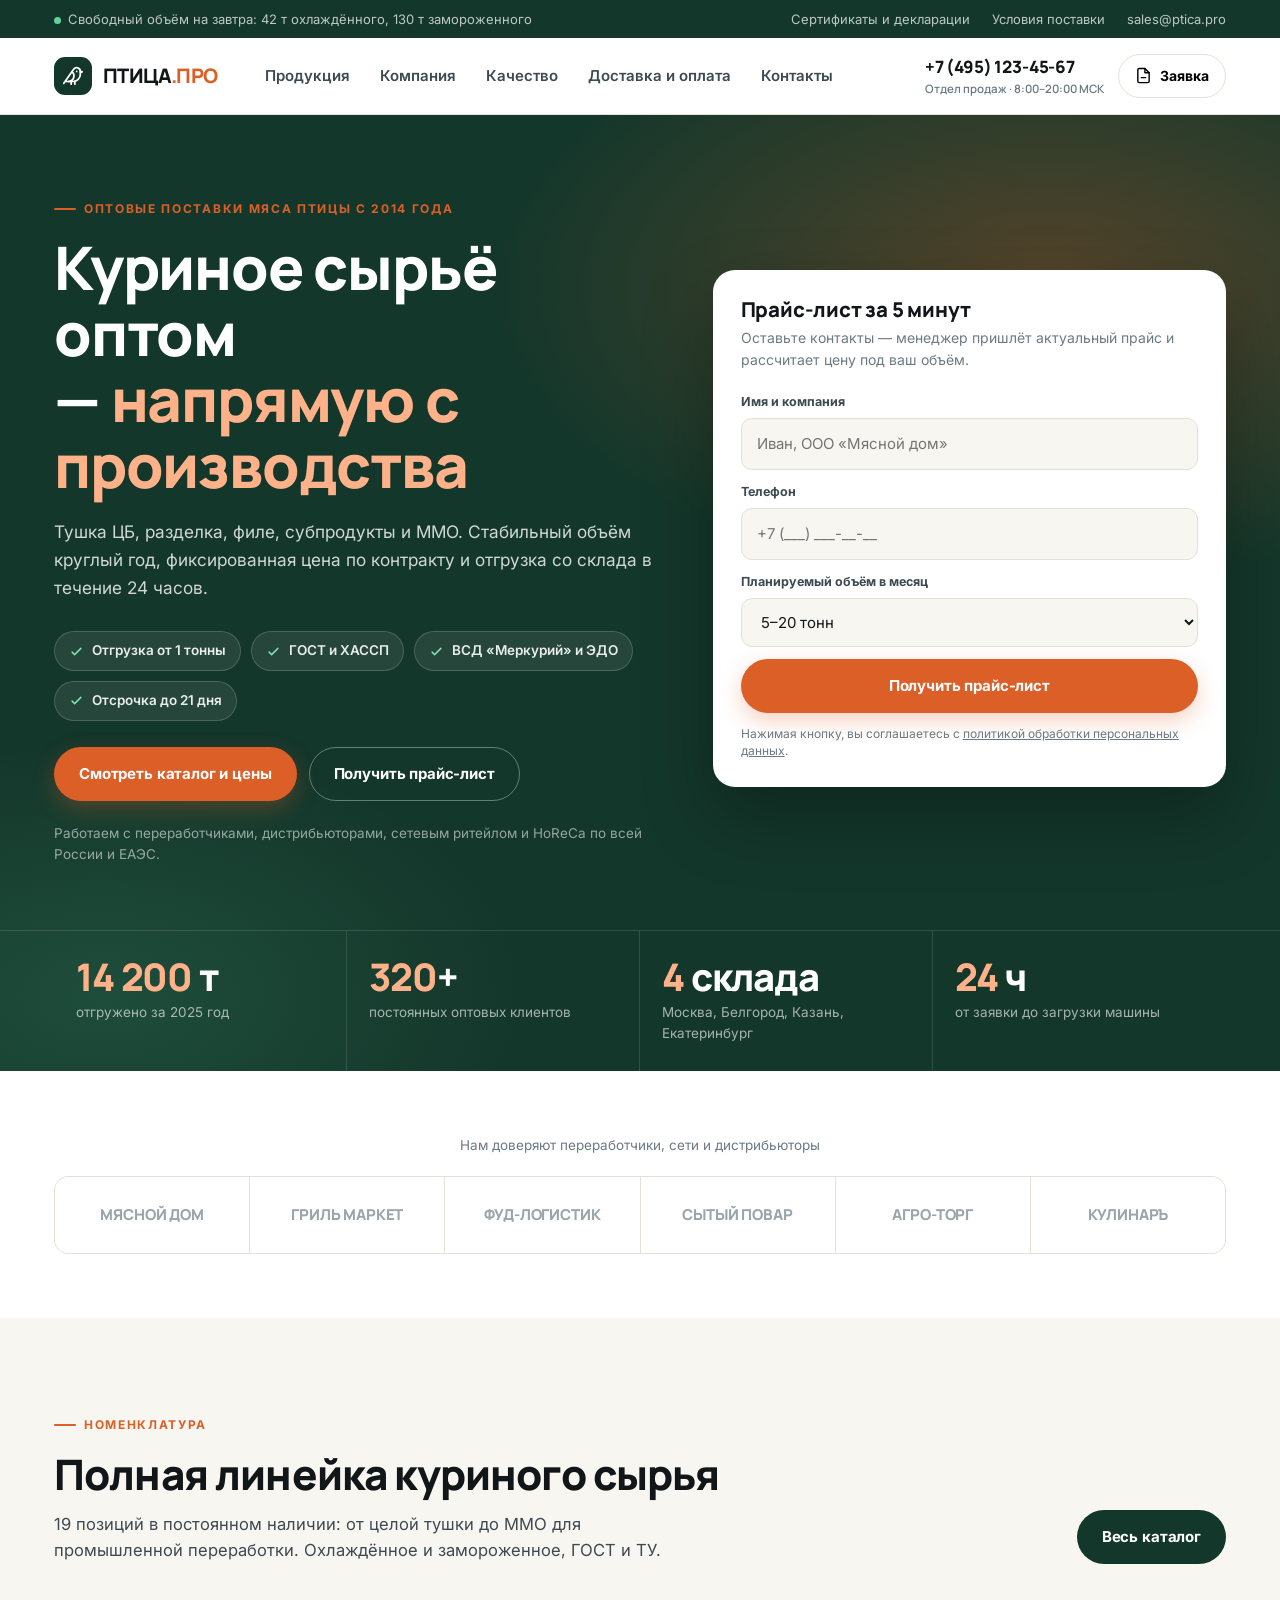
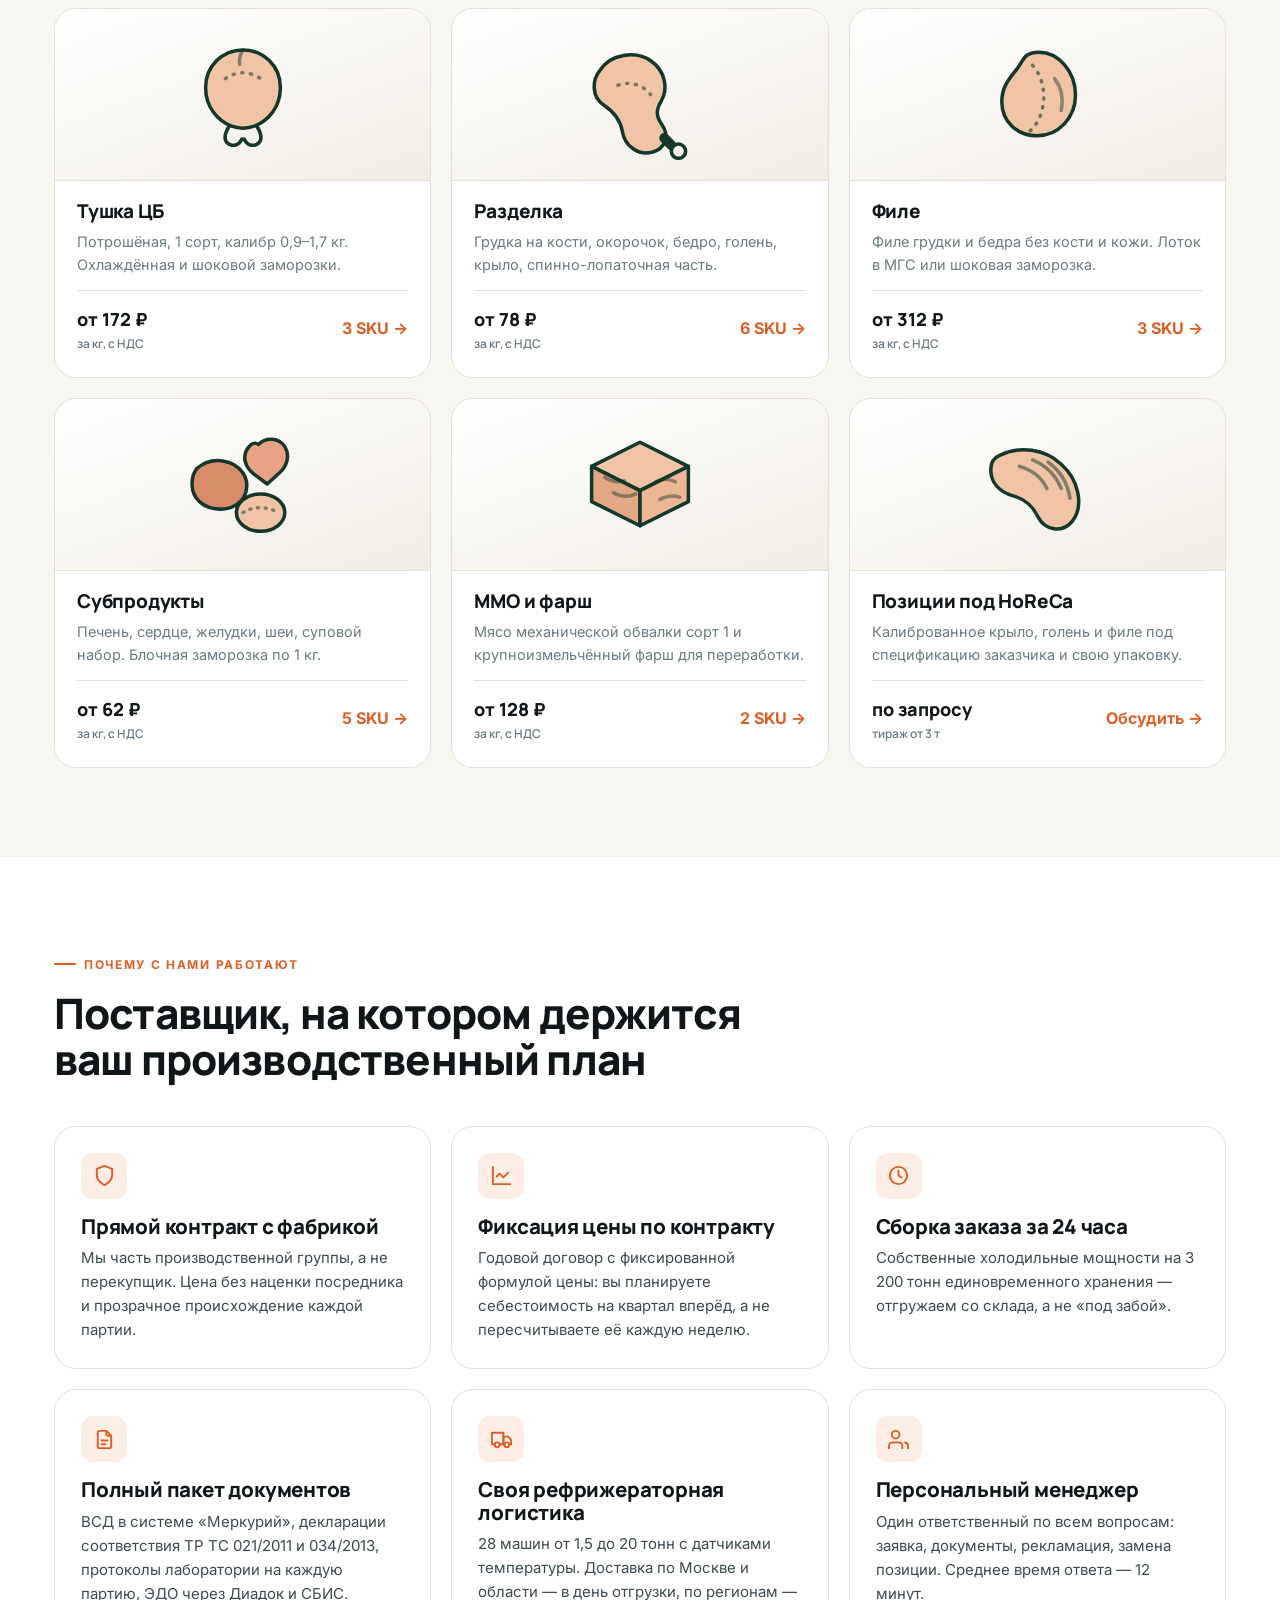
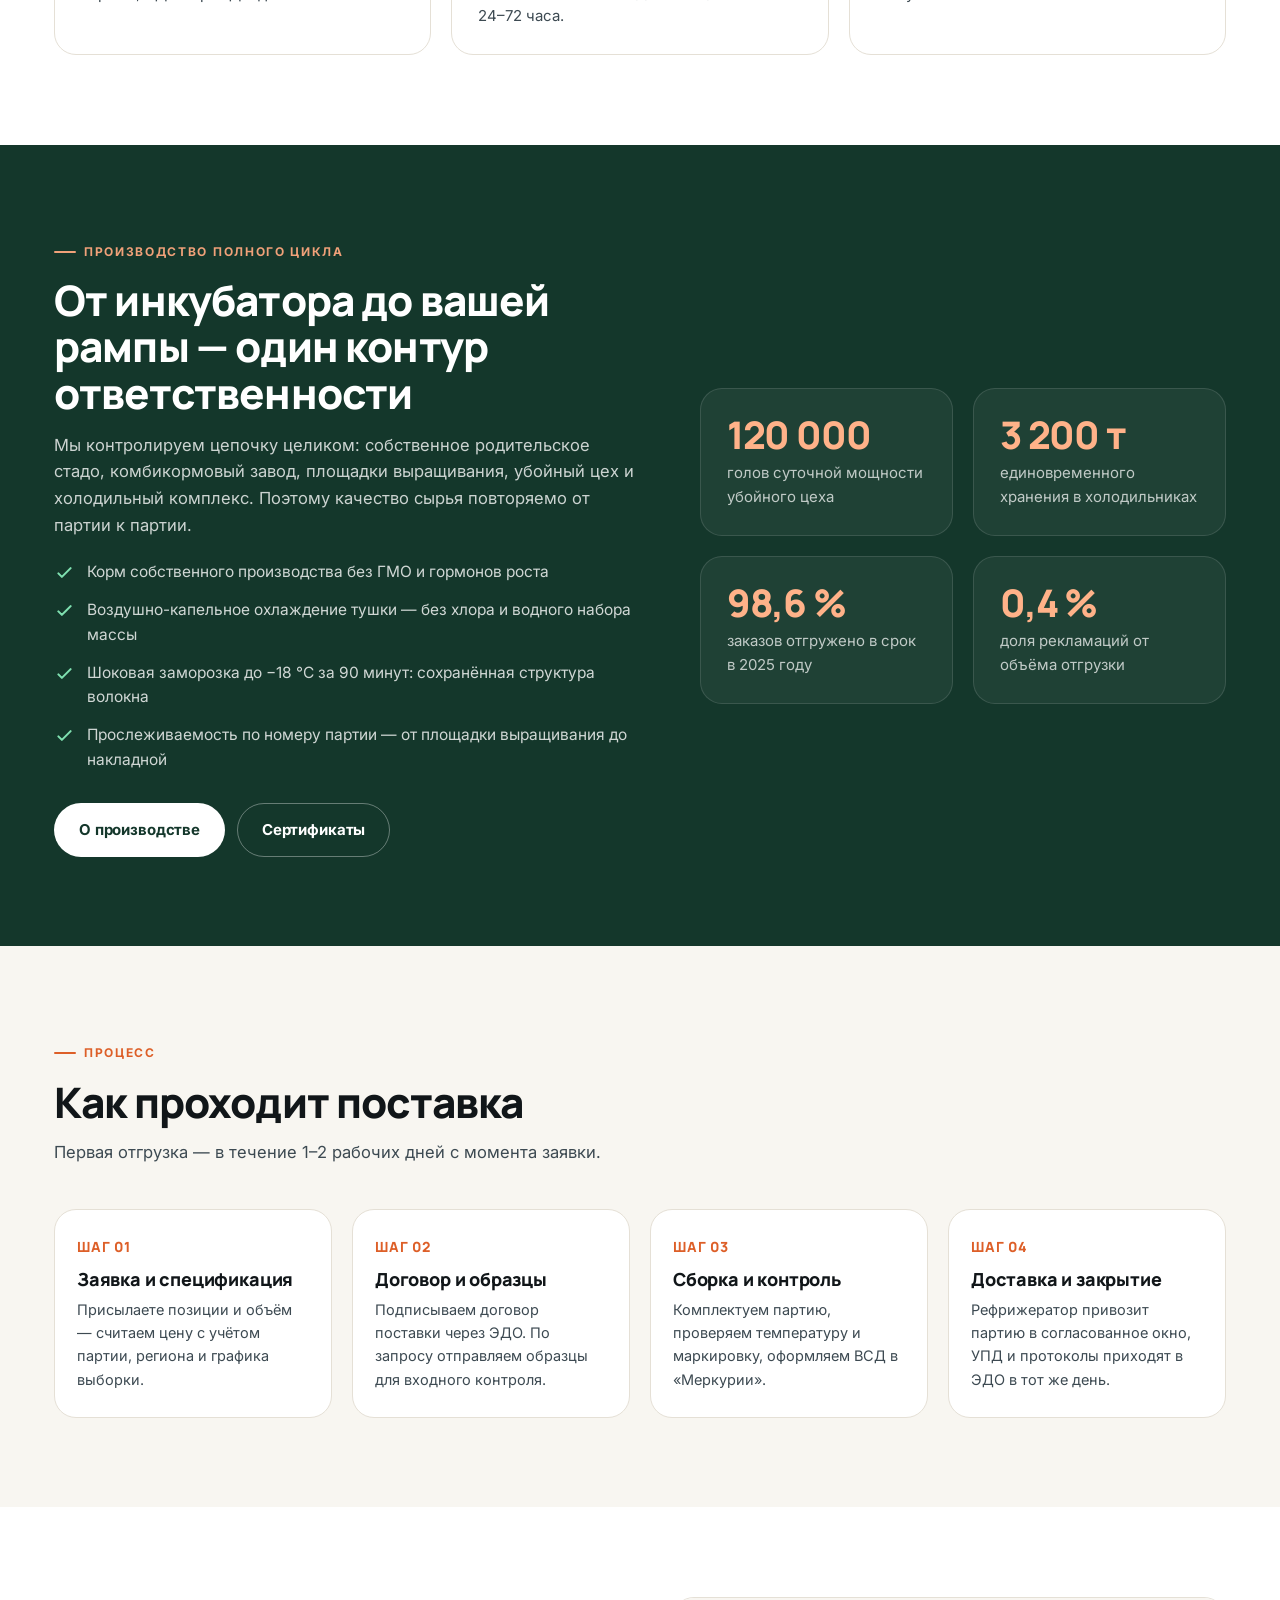
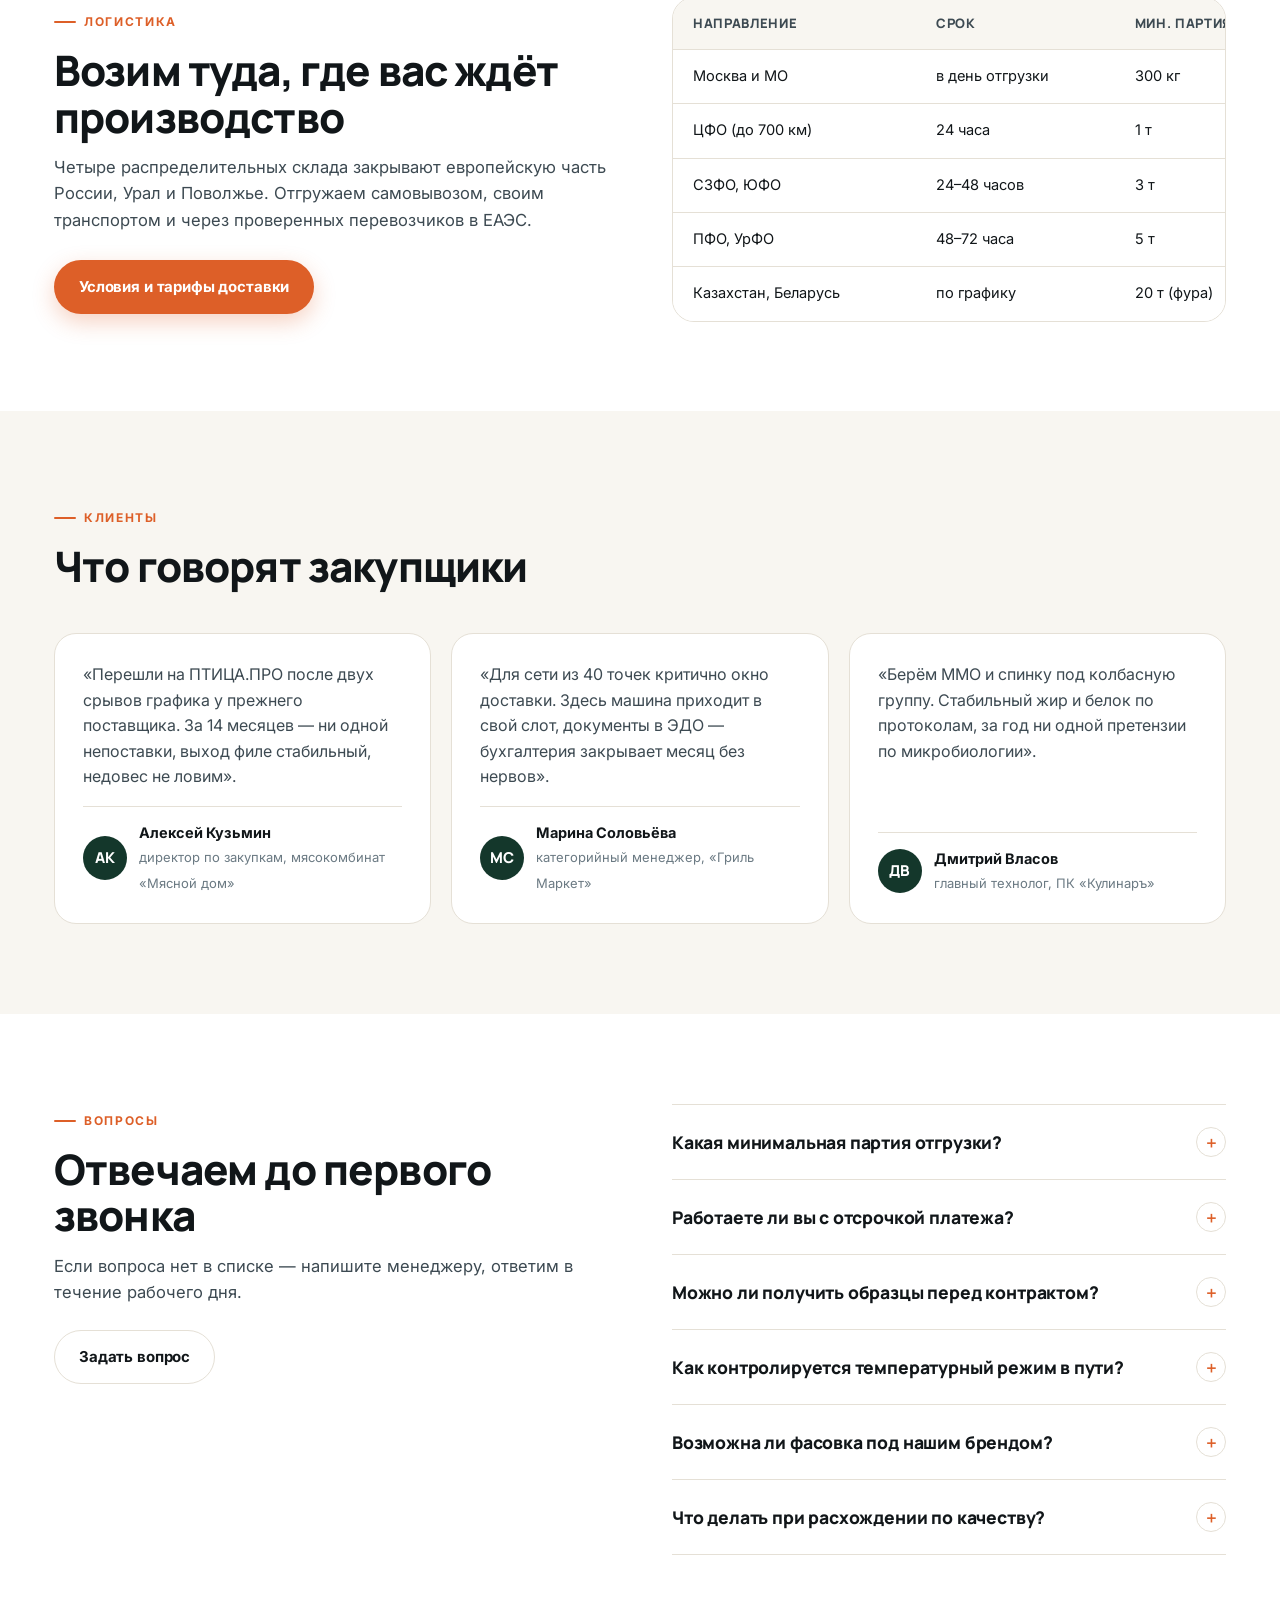
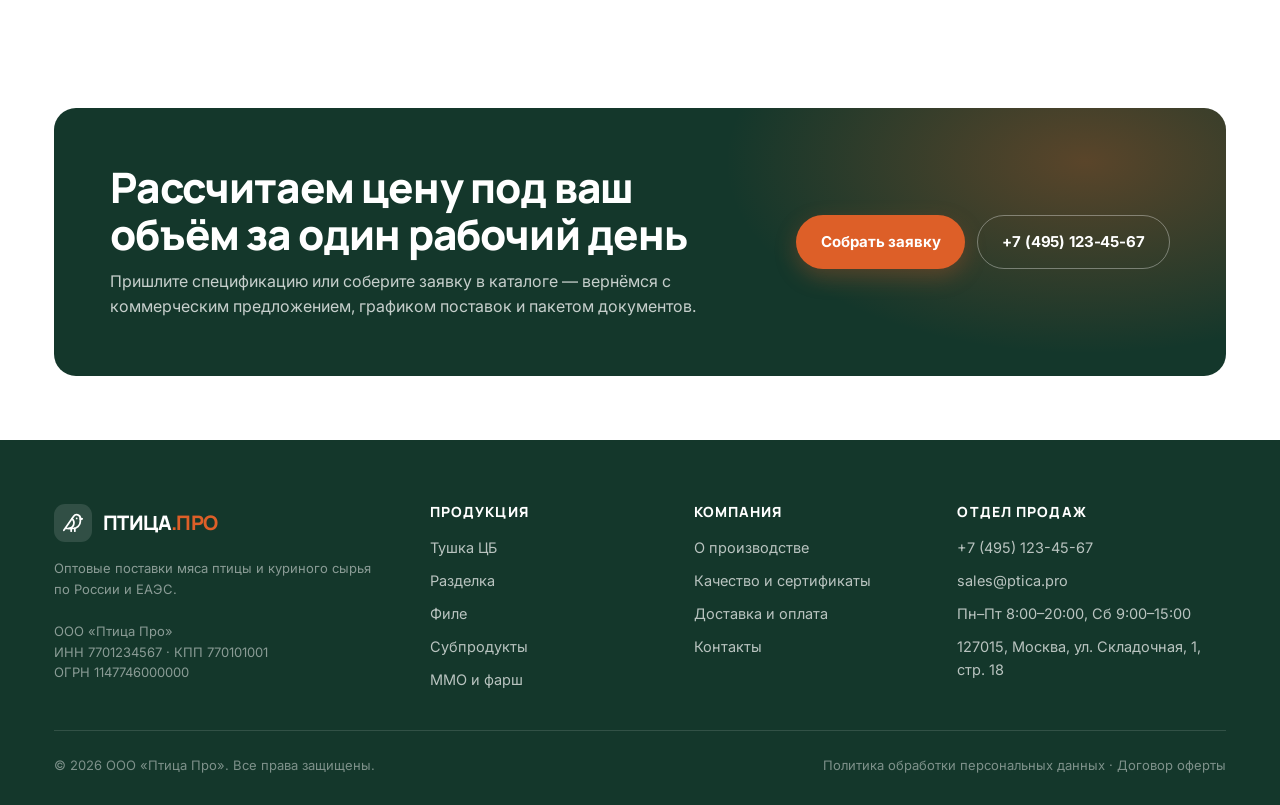
<file: index.html>
<!DOCTYPE html>
<html lang="ru">
<head>
<meta charset="utf-8">
<meta name="viewport" content="width=device-width, initial-scale=1">
<title>ПТИЦА.ПРО — куриное сырьё оптом от производителя | Тушка ЦБ, разделка, филе, ММО</title>
<meta name="description" content="Оптовые поставки мяса птицы напрямую с производства: тушка ЦБ, разделка, филе, субпродукты, ММО. Отгрузка от 1 тонны, доставка рефрижератором по России за 24–72 часа, ЭДО и ВСД «Меркурий».">
<link rel="icon" href="assets/img/favicon.svg" type="image/svg+xml">
<link rel="preconnect" href="https://fonts.googleapis.com">
<link rel="preconnect" href="https://fonts.gstatic.com" crossorigin>
<link href="https://fonts.googleapis.com/css2?family=Inter:wght@400;500;600;700&family=Manrope:wght@700;800&display=swap" rel="stylesheet">
<link rel="stylesheet" href="assets/css/style.css">
</head>
<body>

<!-- ================= ШАПКА ================= -->
<div class="topbar">
  <div class="container topbar__in">
    <div><span class="topbar__dot"></span>Свободный объём на завтра: 42 т охлаждённого, 130 т замороженного</div>
    <ul class="topbar__list">
      <li><a href="quality.html">Сертификаты и декларации</a></li>
      <li><a href="delivery.html">Условия поставки</a></li>
      <li><a href="mailto:sales@ptica.pro">sales@ptica.pro</a></li>
    </ul>
  </div>
</div>

<header class="header">
  <div class="container header__in">
    <a class="logo" href="index.html">
      <span class="logo__mark">
        <svg viewBox="0 0 24 24" fill="none" stroke="#fff" stroke-width="1.9" stroke-linecap="round" stroke-linejoin="round"><path d="M16 7h.01"/><path d="M3.4 18H12a8 8 0 0 0 8-8V7a4 4 0 0 0-7.28-2.3L2 20"/><path d="m20 7 2 .5-2 .5"/><path d="M10 18v3"/><path d="M14 17.75V21"/><path d="M7 18a6 6 0 0 0 3.84-10.61"/></svg>
      </span>
      <span><b>ПТИЦА</b><i>.ПРО</i></span>
    </a>
    <nav class="nav">
      <a href="catalog.html">Продукция</a>
      <a href="company.html">Компания</a>
      <a href="quality.html">Качество</a>
      <a href="delivery.html">Доставка и оплата</a>
      <a href="contacts.html">Контакты</a>
    </nav>
    <div class="header__side">
      <a class="header__phone" href="tel:+74951234567">+7 (495) 123-45-67<small>Отдел продаж · 8:00–20:00 МСК</small></a>
      <button class="cart-btn js-open-cart" type="button">
        <svg width="17" height="17" viewBox="0 0 24 24" fill="none" stroke="currentColor" stroke-width="2" stroke-linecap="round" stroke-linejoin="round"><path d="M14 2H6a2 2 0 0 0-2 2v16a2 2 0 0 0 2 2h12a2 2 0 0 0 2-2V8z"/><path d="M14 2v6h6"/><path d="M9 15h6"/></svg>
        <span class="cart-btn__t">Заявка</span>
        <span class="cart-btn__count js-cart-count">0</span>
      </button>
      <button class="burger" id="burger" type="button" aria-label="Меню"><i></i><i></i><i></i></button>
    </div>
  </div>
</header>

<!-- ================= ГЕРОЙ ================= -->
<section class="hero">
  <div class="container">
    <div class="hero__grid">
      <div>
        <div class="eyebrow">Оптовые поставки мяса птицы с 2014 года</div>
        <h1>Куриное сырьё оптом<br>— <em>напрямую с производства</em></h1>
        <p class="hero__text">Тушка ЦБ, разделка, филе, субпродукты и ММО. Стабильный объём круглый год, фиксированная цена по контракту и отгрузка со склада в течение 24 часов.</p>
        <div class="hero__badges">
          <span class="chip"><svg viewBox="0 0 24 24" fill="none" stroke="currentColor" stroke-width="2.4" stroke-linecap="round" stroke-linejoin="round"><path d="m5 13 4 4L19 7"/></svg>Отгрузка от 1 тонны</span>
          <span class="chip"><svg viewBox="0 0 24 24" fill="none" stroke="currentColor" stroke-width="2.4" stroke-linecap="round" stroke-linejoin="round"><path d="m5 13 4 4L19 7"/></svg>ГОСТ и ХАССП</span>
          <span class="chip"><svg viewBox="0 0 24 24" fill="none" stroke="currentColor" stroke-width="2.4" stroke-linecap="round" stroke-linejoin="round"><path d="m5 13 4 4L19 7"/></svg>ВСД «Меркурий» и ЭДО</span>
          <span class="chip"><svg viewBox="0 0 24 24" fill="none" stroke="currentColor" stroke-width="2.4" stroke-linecap="round" stroke-linejoin="round"><path d="m5 13 4 4L19 7"/></svg>Отсрочка до 21 дня</span>
        </div>
        <div class="btn-row">
          <a class="btn btn--primary" href="catalog.html">Смотреть каталог и цены</a>
          <a class="btn btn--outline-light" href="#price">Получить прайс-лист</a>
        </div>
        <p class="hero__note">Работаем с переработчиками, дистрибьюторами, сетевым ритейлом и HoReCa по всей России и ЕАЭС.</p>
      </div>

      <div class="hero-card" id="price">
        <h3>Прайс-лист за 5 минут</h3>
        <p class="hero-card__sub">Оставьте контакты — менеджер пришлёт актуальный прайс и рассчитает цену под ваш объём.</p>
        <form data-form="price">
          <div class="field">
            <label for="h-name">Имя и компания</label>
            <input id="h-name" name="name" required placeholder="Иван, ООО «Мясной дом»">
          </div>
          <div class="field">
            <label for="h-phone">Телефон</label>
            <input id="h-phone" name="phone" type="tel" required placeholder="+7 (___) ___-__-__">
          </div>
          <div class="field">
            <label for="h-vol">Планируемый объём в месяц</label>
            <select id="h-vol" name="volume">
              <option>до 5 тонн</option>
              <option selected>5–20 тонн</option>
              <option>20–100 тонн</option>
              <option>более 100 тонн</option>
            </select>
          </div>
          <button class="btn btn--primary btn--block" type="submit" data-label="Получить прайс-лист">Получить прайс-лист</button>
          <div class="form-ok">Заявка принята. Менеджер свяжется с вами в течение 15 минут в рабочее время.</div>
          <p class="form-note">Нажимая кнопку, вы соглашаетесь с <a href="#">политикой обработки персональных данных</a>.</p>
        </form>
      </div>
    </div>
  </div>

  <div class="stats">
    <div class="container">
      <div class="stats__grid">
        <div class="stats__item">
          <div class="stats__num"><span data-count="14200">0</span> т</div>
          <div class="stats__label">отгружено за 2025 год</div>
        </div>
        <div class="stats__item">
          <div class="stats__num"><span data-count="320">0</span>+</div>
          <div class="stats__label">постоянных оптовых клиентов</div>
        </div>
        <div class="stats__item">
          <div class="stats__num"><span data-count="4">0</span> склада</div>
          <div class="stats__label">Москва, Белгород, Казань, Екатеринбург</div>
        </div>
        <div class="stats__item">
          <div class="stats__num"><span data-count="24">0</span> ч</div>
          <div class="stats__label">от заявки до загрузки машины</div>
        </div>
      </div>
    </div>
  </div>
</section>

<!-- ================= КЛИЕНТЫ ================= -->
<section class="section section--tight">
  <div class="container">
    <p class="small muted center" style="margin-bottom:20px">Нам доверяют переработчики, сети и дистрибьюторы</p>
    <div class="logos reveal">
      <div>МЯСНОЙ ДОМ</div><div>ГРИЛЬ&nbsp;МАРКЕТ</div><div>ФУД-ЛОГИСТИК</div>
      <div>СЫТЫЙ&nbsp;ПОВАР</div><div>АГРО-ТОРГ</div><div>КУЛИНАРЪ</div>
    </div>
  </div>
</section>

<!-- ================= ПРОДУКЦИЯ ================= -->
<section class="section section--cream">
  <div class="container">
    <div class="section-head section-head--row">
      <div>
        <div class="eyebrow">Номенклатура</div>
        <h2>Полная линейка куриного сырья</h2>
        <p class="lead" style="margin-top:14px">19 позиций в постоянном наличии: от целой тушки до ММО для промышленной переработки. Охлаждённое и замороженное, ГОСТ и ТУ.</p>
      </div>
      <a class="btn btn--dark" href="catalog.html">Весь каталог</a>
    </div>

    <div class="grid grid-3 reveal">
      <a class="cat" href="catalog.html?cat=tushka">
        <div class="cat__media"><img src="assets/img/whole.svg" alt="Тушка цыплёнка-бройлера"></div>
        <div class="cat__body">
          <h3>Тушка ЦБ</h3>
          <p>Потрошёная, 1 сорт, калибр 0,9–1,7 кг. Охлаждённая и шоковой заморозки.</p>
          <div class="cat__meta"><span class="cat__price">от 172 ₽<small>за кг, с НДС</small></span><span class="link-arrow">3 SKU →</span></div>
        </div>
      </a>
      <a class="cat" href="catalog.html?cat=razdelka">
        <div class="cat__media"><img src="assets/img/leg.svg" alt="Разделка курицы"></div>
        <div class="cat__body">
          <h3>Разделка</h3>
          <p>Грудка на кости, окорочок, бедро, голень, крыло, спинно-лопаточная часть.</p>
          <div class="cat__meta"><span class="cat__price">от 78 ₽<small>за кг, с НДС</small></span><span class="link-arrow">6 SKU →</span></div>
        </div>
      </a>
      <a class="cat" href="catalog.html?cat=file">
        <div class="cat__media"><img src="assets/img/breast.svg" alt="Филе куриной грудки"></div>
        <div class="cat__body">
          <h3>Филе</h3>
          <p>Филе грудки и бедра без кости и кожи. Лоток в МГС или шоковая заморозка.</p>
          <div class="cat__meta"><span class="cat__price">от 312 ₽<small>за кг, с НДС</small></span><span class="link-arrow">3 SKU →</span></div>
        </div>
      </a>
      <a class="cat" href="catalog.html?cat=subprod">
        <div class="cat__media"><img src="assets/img/giblets.svg" alt="Куриные субпродукты"></div>
        <div class="cat__body">
          <h3>Субпродукты</h3>
          <p>Печень, сердце, желудки, шеи, суповой набор. Блочная заморозка по 1 кг.</p>
          <div class="cat__meta"><span class="cat__price">от 62 ₽<small>за кг, с НДС</small></span><span class="link-arrow">5 SKU →</span></div>
        </div>
      </a>
      <a class="cat" href="catalog.html?cat=mmo">
        <div class="cat__media"><img src="assets/img/mdm.svg" alt="Мясо птицы механической обвалки"></div>
        <div class="cat__body">
          <h3>ММО и фарш</h3>
          <p>Мясо механической обвалки сорт 1 и крупноизмельчённый фарш для переработки.</p>
          <div class="cat__meta"><span class="cat__price">от 128 ₽<small>за кг, с НДС</small></span><span class="link-arrow">2 SKU →</span></div>
        </div>
      </a>
      <a class="cat" href="catalog.html?cat=razdelka">
        <div class="cat__media"><img src="assets/img/wing.svg" alt="Крыло куриное"></div>
        <div class="cat__body">
          <h3>Позиции под HoReCa</h3>
          <p>Калиброванное крыло, голень и филе под спецификацию заказчика и свою упаковку.</p>
          <div class="cat__meta"><span class="cat__price">по запросу<small>тираж от 3 т</small></span><span class="link-arrow">Обсудить →</span></div>
        </div>
      </a>
    </div>
  </div>
</section>

<!-- ================= ПРЕИМУЩЕСТВА ================= -->
<section class="section">
  <div class="container">
    <div class="section-head">
      <div class="eyebrow">Почему с нами работают</div>
      <h2>Поставщик, на котором держится ваш производственный план</h2>
    </div>
    <div class="grid grid-3 reveal">
      <div class="card">
        <div class="card__icon"><svg viewBox="0 0 24 24" fill="none" stroke="currentColor" stroke-width="2" stroke-linecap="round" stroke-linejoin="round"><path d="M12 22s8-4 8-10V5l-8-3-8 3v7c0 6 8 10 8 10z"/></svg></div>
        <h3>Прямой контракт с фабрикой</h3>
        <p>Мы часть производственной группы, а не перекупщик. Цена без наценки посредника и прозрачное происхождение каждой партии.</p>
      </div>
      <div class="card">
        <div class="card__icon"><svg viewBox="0 0 24 24" fill="none" stroke="currentColor" stroke-width="2" stroke-linecap="round" stroke-linejoin="round"><path d="M3 3v18h18"/><path d="m19 9-5 5-4-4-3 3"/></svg></div>
        <h3>Фиксация цены по контракту</h3>
        <p>Годовой договор с фиксированной формулой цены: вы планируете себестоимость на квартал вперёд, а не пересчитываете её каждую неделю.</p>
      </div>
      <div class="card">
        <div class="card__icon"><svg viewBox="0 0 24 24" fill="none" stroke="currentColor" stroke-width="2" stroke-linecap="round" stroke-linejoin="round"><circle cx="12" cy="12" r="9"/><path d="M12 7v5l3 2"/></svg></div>
        <h3>Сборка заказа за 24 часа</h3>
        <p>Собственные холодильные мощности на 3 200 тонн единовременного хранения — отгружаем со склада, а не «под забой».</p>
      </div>
      <div class="card">
        <div class="card__icon"><svg viewBox="0 0 24 24" fill="none" stroke="currentColor" stroke-width="2" stroke-linecap="round" stroke-linejoin="round"><path d="M14 3v4a1 1 0 0 0 1 1h4"/><path d="M17 21H7a2 2 0 0 1-2-2V5a2 2 0 0 1 2-2h7l5 5v11a2 2 0 0 1-2 2z"/><path d="M9 13h6M9 17h4"/></svg></div>
        <h3>Полный пакет документов</h3>
        <p>ВСД в системе «Меркурий», декларации соответствия ТР ТС 021/2011 и 034/2013, протоколы лаборатории на каждую партию, ЭДО через Диадок и СБИС.</p>
      </div>
      <div class="card">
        <div class="card__icon"><svg viewBox="0 0 24 24" fill="none" stroke="currentColor" stroke-width="2" stroke-linecap="round" stroke-linejoin="round"><path d="M10 17h4V5H2v12h3"/><path d="M20 17h2v-3.34a4 4 0 0 0-1.17-2.83L19 9h-5v8h1"/><circle cx="7.5" cy="17.5" r="2.5"/><circle cx="17.5" cy="17.5" r="2.5"/></svg></div>
        <h3>Своя рефрижераторная логистика</h3>
        <p>28 машин от 1,5 до 20 тонн с датчиками температуры. Доставка по Москве и области — в день отгрузки, по регионам — 24–72 часа.</p>
      </div>
      <div class="card">
        <div class="card__icon"><svg viewBox="0 0 24 24" fill="none" stroke="currentColor" stroke-width="2" stroke-linecap="round" stroke-linejoin="round"><path d="M16 21v-2a4 4 0 0 0-4-4H6a4 4 0 0 0-4 4v2"/><circle cx="9" cy="7" r="4"/><path d="M22 21v-2a4 4 0 0 0-3-3.87"/></svg></div>
        <h3>Персональный менеджер</h3>
        <p>Один ответственный по всем вопросам: заявка, документы, рекламация, замена позиции. Среднее время ответа — 12 минут.</p>
      </div>
    </div>
  </div>
</section>

<!-- ================= ПРОИЗВОДСТВО ================= -->
<section class="section section--dark">
  <div class="container">
    <div class="split split--wide">
      <div>
        <div class="eyebrow">Производство полного цикла</div>
        <h2>От инкубатора до вашей рампы — один контур ответственности</h2>
        <p class="lead" style="margin-top:16px">Мы контролируем цепочку целиком: собственное родительское стадо, комбикормовый завод, площадки выращивания, убойный цех и холодильный комплекс. Поэтому качество сырья повторяемо от партии к партии.</p>
        <ul class="checklist">
          <li><svg viewBox="0 0 24 24" fill="none" stroke="currentColor" stroke-width="2.4" stroke-linecap="round" stroke-linejoin="round"><path d="m5 13 4 4L19 7"/></svg>Корм собственного производства без ГМО и гормонов роста</li>
          <li><svg viewBox="0 0 24 24" fill="none" stroke="currentColor" stroke-width="2.4" stroke-linecap="round" stroke-linejoin="round"><path d="m5 13 4 4L19 7"/></svg>Воздушно-капельное охлаждение тушки — без хлора и водного набора массы</li>
          <li><svg viewBox="0 0 24 24" fill="none" stroke="currentColor" stroke-width="2.4" stroke-linecap="round" stroke-linejoin="round"><path d="m5 13 4 4L19 7"/></svg>Шоковая заморозка до −18 °C за 90 минут: сохранённая структура волокна</li>
          <li><svg viewBox="0 0 24 24" fill="none" stroke="currentColor" stroke-width="2.4" stroke-linecap="round" stroke-linejoin="round"><path d="m5 13 4 4L19 7"/></svg>Прослеживаемость по номеру партии — от площадки выращивания до накладной</li>
        </ul>
        <div class="btn-row" style="margin-top:30px">
          <a class="btn btn--light" href="company.html">О производстве</a>
          <a class="btn btn--outline-light" href="quality.html">Сертификаты</a>
        </div>
      </div>

      <div class="grid grid-2" style="align-content:start">
        <div class="card"><div class="stats__num" style="color:#ffb289">120 000</div><p style="margin-top:8px">голов суточной мощности убойного цеха</p></div>
        <div class="card"><div class="stats__num" style="color:#ffb289">3 200 т</div><p style="margin-top:8px">единовременного хранения в холодильниках</p></div>
        <div class="card"><div class="stats__num" style="color:#ffb289">98,6 %</div><p style="margin-top:8px">заказов отгружено в срок в 2025 году</p></div>
        <div class="card"><div class="stats__num" style="color:#ffb289">0,4 %</div><p style="margin-top:8px">доля рекламаций от объёма отгрузки</p></div>
      </div>
    </div>
  </div>
</section>

<!-- ================= КАК РАБОТАЕМ ================= -->
<section class="section section--cream">
  <div class="container">
    <div class="section-head">
      <div class="eyebrow">Процесс</div>
      <h2>Как проходит поставка</h2>
      <p class="lead" style="margin-top:14px">Первая отгрузка — в течение 1–2 рабочих дней с момента заявки.</p>
    </div>
    <div class="steps reveal">
      <div class="step">
        <div class="step__n">ШАГ 01</div>
        <h3>Заявка и спецификация</h3>
        <p>Присылаете позиции и объём — считаем цену с учётом партии, региона и графика выборки.</p>
      </div>
      <div class="step">
        <div class="step__n">ШАГ 02</div>
        <h3>Договор и образцы</h3>
        <p>Подписываем договор поставки через ЭДО. По запросу отправляем образцы для входного контроля.</p>
      </div>
      <div class="step">
        <div class="step__n">ШАГ 03</div>
        <h3>Сборка и контроль</h3>
        <p>Комплектуем партию, проверяем температуру и маркировку, оформляем ВСД в «Меркурии».</p>
      </div>
      <div class="step">
        <div class="step__n">ШАГ 04</div>
        <h3>Доставка и закрытие</h3>
        <p>Рефрижератор привозит партию в согласованное окно, УПД и протоколы приходят в ЭДО в тот же день.</p>
      </div>
    </div>
  </div>
</section>

<!-- ================= ГЕОГРАФИЯ ================= -->
<section class="section">
  <div class="container">
    <div class="split">
      <div>
        <div class="eyebrow">Логистика</div>
        <h2>Возим туда, где вас ждёт производство</h2>
        <p class="lead" style="margin-top:14px">Четыре распределительных склада закрывают европейскую часть России, Урал и Поволжье. Отгружаем самовывозом, своим транспортом и через проверенных перевозчиков в ЕАЭС.</p>
        <div class="btn-row" style="margin-top:26px">
          <a class="btn btn--primary" href="delivery.html">Условия и тарифы доставки</a>
        </div>
      </div>
      <div class="table-wrap">
        <table>
          <thead><tr><th>Направление</th><th>Срок</th><th>Мин. партия</th></tr></thead>
          <tbody>
            <tr><td>Москва и МО</td><td>в день отгрузки</td><td>300 кг</td></tr>
            <tr><td>ЦФО (до 700 км)</td><td>24 часа</td><td>1 т</td></tr>
            <tr><td>СЗФО, ЮФО</td><td>24–48 часов</td><td>3 т</td></tr>
            <tr><td>ПФО, УрФО</td><td>48–72 часа</td><td>5 т</td></tr>
            <tr><td>Казахстан, Беларусь</td><td>по графику</td><td>20 т (фура)</td></tr>
          </tbody>
        </table>
      </div>
    </div>
  </div>
</section>

<!-- ================= ОТЗЫВЫ ================= -->
<section class="section section--cream">
  <div class="container">
    <div class="section-head">
      <div class="eyebrow">Клиенты</div>
      <h2>Что говорят закупщики</h2>
    </div>
    <div class="grid grid-3 reveal">
      <div class="quote">
        <p>«Перешли на ПТИЦА.ПРО после двух срывов графика у прежнего поставщика. За 14 месяцев — ни одной непоставки, выход филе стабильный, недовес не ловим».</p>
        <div class="quote__who"><span class="avatar">АК</span><span><b>Алексей Кузьмин</b><small>директор по закупкам, мясокомбинат «Мясной дом»</small></span></div>
      </div>
      <div class="quote">
        <p>«Для сети из 40 точек критично окно доставки. Здесь машина приходит в свой слот, документы в ЭДО — бухгалтерия закрывает месяц без нервов».</p>
        <div class="quote__who"><span class="avatar">МС</span><span><b>Марина Соловьёва</b><small>категорийный менеджер, «Гриль Маркет»</small></span></div>
      </div>
      <div class="quote">
        <p>«Берём ММО и спинку под колбасную группу. Стабильный жир и белок по протоколам, за год ни одной претензии по микробиологии».</p>
        <div class="quote__who"><span class="avatar">ДВ</span><span><b>Дмитрий Власов</b><small>главный технолог, ПК «Кулинаръ»</small></span></div>
      </div>
    </div>
  </div>
</section>

<!-- ================= FAQ ================= -->
<section class="section">
  <div class="container">
    <div class="split" style="align-items:start">
      <div>
        <div class="eyebrow">Вопросы</div>
        <h2>Отвечаем до первого звонка</h2>
        <p class="lead" style="margin-top:14px">Если вопроса нет в списке — напишите менеджеру, ответим в течение рабочего дня.</p>
        <div class="btn-row" style="margin-top:24px"><a class="btn btn--ghost" href="contacts.html">Задать вопрос</a></div>
      </div>
      <div class="faq">
        <div class="faq__item">
          <button class="faq__q" type="button">Какая минимальная партия отгрузки?<span>+</span></button>
          <div class="faq__a"><p>По Москве и области — от 300 кг, по регионам — от 1 тонны. Для позиций ММО и суповых наборов минимальная партия выше, она указана в карточке товара.</p></div>
        </div>
        <div class="faq__item">
          <button class="faq__q" type="button">Работаете ли вы с отсрочкой платежа?<span>+</span></button>
          <div class="faq__a"><p>Да. Первые две поставки — по предоплате, далее возможна отсрочка 7, 14 или 21 день по результатам проверки контрагента. Для сетевых клиентов условия обсуждаются индивидуально.</p></div>
        </div>
        <div class="faq__item">
          <button class="faq__q" type="button">Можно ли получить образцы перед контрактом?<span>+</span></button>
          <div class="faq__a"><p>Да, отправляем образцы по 3–5 кг на каждую позицию вместе с протоколами испытаний. По Москве привозим бесплатно, в регионы — транспортной компанией за наш счёт при подписанном намерении о поставке.</p></div>
        </div>
        <div class="faq__item">
          <button class="faq__q" type="button">Как контролируется температурный режим в пути?<span>+</span></button>
          <div class="faq__a"><p>Каждая машина оснащена регистратором температуры. Распечатка термограммы прикладывается к партии, при отклонениях сверх допуска партия принимается обратно за наш счёт.</p></div>
        </div>
        <div class="faq__item">
          <button class="faq__q" type="button">Возможна ли фасовка под нашим брендом?<span>+</span></button>
          <div class="faq__a"><p>Да, работаем по схеме private label: ваша плёнка и этикетка, наша упаковочная линия. Минимальный тираж — 3 тонны на SKU, срок запуска — 3 недели с момента утверждения макета.</p></div>
        </div>
        <div class="faq__item">
          <button class="faq__q" type="button">Что делать при расхождении по качеству?<span>+</span></button>
          <div class="faq__a"><p>Рекламация принимается в течение 24 часов с момента приёмки. Менеджер оформляет акт, спорную партию забираем своим транспортом и в тот же день согласуем замену или возврат средств.</p></div>
        </div>
      </div>
    </div>
  </div>
</section>

<!-- ================= CTA ================= -->
<section class="section section--tight">
  <div class="container">
    <div class="cta reveal">
      <div class="cta__in">
        <div>
          <h2>Рассчитаем цену под ваш объём за один рабочий день</h2>
          <p>Пришлите спецификацию или соберите заявку в каталоге — вернёмся с коммерческим предложением, графиком поставок и пакетом документов.</p>
        </div>
        <div class="btn-row" style="justify-content:flex-end">
          <a class="btn btn--primary" href="catalog.html">Собрать заявку</a>
          <a class="btn btn--outline-light" href="tel:+74951234567">+7 (495) 123-45-67</a>
        </div>
      </div>
    </div>
  </div>
</section>

<!-- ================= ПОДВАЛ ================= -->
<footer class="footer">
  <div class="container">
    <div class="footer__grid">
      <div>
        <a class="logo" href="index.html">
          <span class="logo__mark"><svg viewBox="0 0 24 24" fill="none" stroke="#fff" stroke-width="1.9" stroke-linecap="round" stroke-linejoin="round"><path d="M16 7h.01"/><path d="M3.4 18H12a8 8 0 0 0 8-8V7a4 4 0 0 0-7.28-2.3L2 20"/><path d="m20 7 2 .5-2 .5"/><path d="M10 18v3"/><path d="M14 17.75V21"/><path d="M7 18a6 6 0 0 0 3.84-10.61"/></svg></span>
          <span><b>ПТИЦА</b><i>.ПРО</i></span>
        </a>
        <p class="footer__req">Оптовые поставки мяса птицы и куриного сырья по России и ЕАЭС.<br><br>ООО «Птица Про»<br>ИНН 7701234567 · КПП 770101001<br>ОГРН 1147746000000</p>
      </div>
      <div>
        <h4>Продукция</h4>
        <ul>
          <li><a href="catalog.html?cat=tushka">Тушка ЦБ</a></li>
          <li><a href="catalog.html?cat=razdelka">Разделка</a></li>
          <li><a href="catalog.html?cat=file">Филе</a></li>
          <li><a href="catalog.html?cat=subprod">Субпродукты</a></li>
          <li><a href="catalog.html?cat=mmo">ММО и фарш</a></li>
        </ul>
      </div>
      <div>
        <h4>Компания</h4>
        <ul>
          <li><a href="company.html">О производстве</a></li>
          <li><a href="quality.html">Качество и сертификаты</a></li>
          <li><a href="delivery.html">Доставка и оплата</a></li>
          <li><a href="contacts.html">Контакты</a></li>
        </ul>
      </div>
      <div>
        <h4>Отдел продаж</h4>
        <ul>
          <li><a href="tel:+74951234567">+7 (495) 123-45-67</a></li>
          <li><a href="mailto:sales@ptica.pro">sales@ptica.pro</a></li>
          <li>Пн–Пт 8:00–20:00, Сб 9:00–15:00</li>
          <li>127015, Москва, ул. Складочная, 1, стр. 18</li>
        </ul>
      </div>
    </div>
    <div class="footer__bottom">
      <span>© <span class="js-year">2026</span> ООО «Птица Про». Все права защищены.</span>
      <span>Политика обработки персональных данных · Договор оферты</span>
    </div>
  </div>
</footer>

<!-- ================= ПАНЕЛЬ ЗАЯВКИ ================= -->
<div class="drawer-backdrop" id="drawerBackdrop"></div>
<aside class="drawer" id="drawer" aria-label="Заявка">
  <div class="drawer__head">
    <h3>Ваша заявка</h3>
    <button class="drawer__close" id="drawerClose" type="button" aria-label="Закрыть">×</button>
  </div>
  <div class="drawer__body" id="drawerBody"></div>
  <div class="drawer__foot">
    <div style="display:flex;justify-content:space-between;align-items:center;margin-bottom:14px">
      <span class="small muted">Ориентировочная сумма</span>
      <b id="drawerTotal" style="font-family:var(--font-display);font-size:19px">—</b>
    </div>
    <form data-form="request">
      <div class="field"><input name="phone" type="tel" required placeholder="Телефон для связи"></div>
      <button class="btn btn--primary btn--block" type="submit" data-label="Отправить заявку">Отправить заявку</button>
      <div class="form-ok">Заявка отправлена. Менеджер пришлёт коммерческое предложение в течение часа.</div>
    </form>
    <button class="btn btn--ghost btn--block btn--sm" id="drawerClear" type="button" style="margin-top:10px">Очистить заявку</button>
  </div>
</aside>

<!-- ================= МОБИЛЬНОЕ МЕНЮ ================= -->
<div class="mobile-nav" id="mobileNav">
  <div class="mobile-nav__head">
    <span class="logo"><span class="logo__mark"><svg viewBox="0 0 24 24" fill="none" stroke="#fff" stroke-width="1.9" stroke-linecap="round" stroke-linejoin="round"><path d="M16 7h.01"/><path d="M3.4 18H12a8 8 0 0 0 8-8V7a4 4 0 0 0-7.28-2.3L2 20"/><path d="m20 7 2 .5-2 .5"/><path d="M10 18v3"/><path d="M14 17.75V21"/><path d="M7 18a6 6 0 0 0 3.84-10.61"/></svg></span><span><b>ПТИЦА</b><i>.ПРО</i></span></span>
    <button class="drawer__close" id="mobileClose" type="button" aria-label="Закрыть">×</button>
  </div>
  <a href="catalog.html">Продукция</a>
  <a href="company.html">Компания</a>
  <a href="quality.html">Качество</a>
  <a href="delivery.html">Доставка и оплата</a>
  <a href="contacts.html">Контакты</a>
  <div class="mobile-nav__foot">
    <a class="btn btn--primary btn--block" href="tel:+74951234567">+7 (495) 123-45-67</a>
    <a class="btn btn--ghost btn--block" href="mailto:sales@ptica.pro">sales@ptica.pro</a>
  </div>
</div>

<script src="assets/js/app.js"></script>
</body>
</html>
</file>
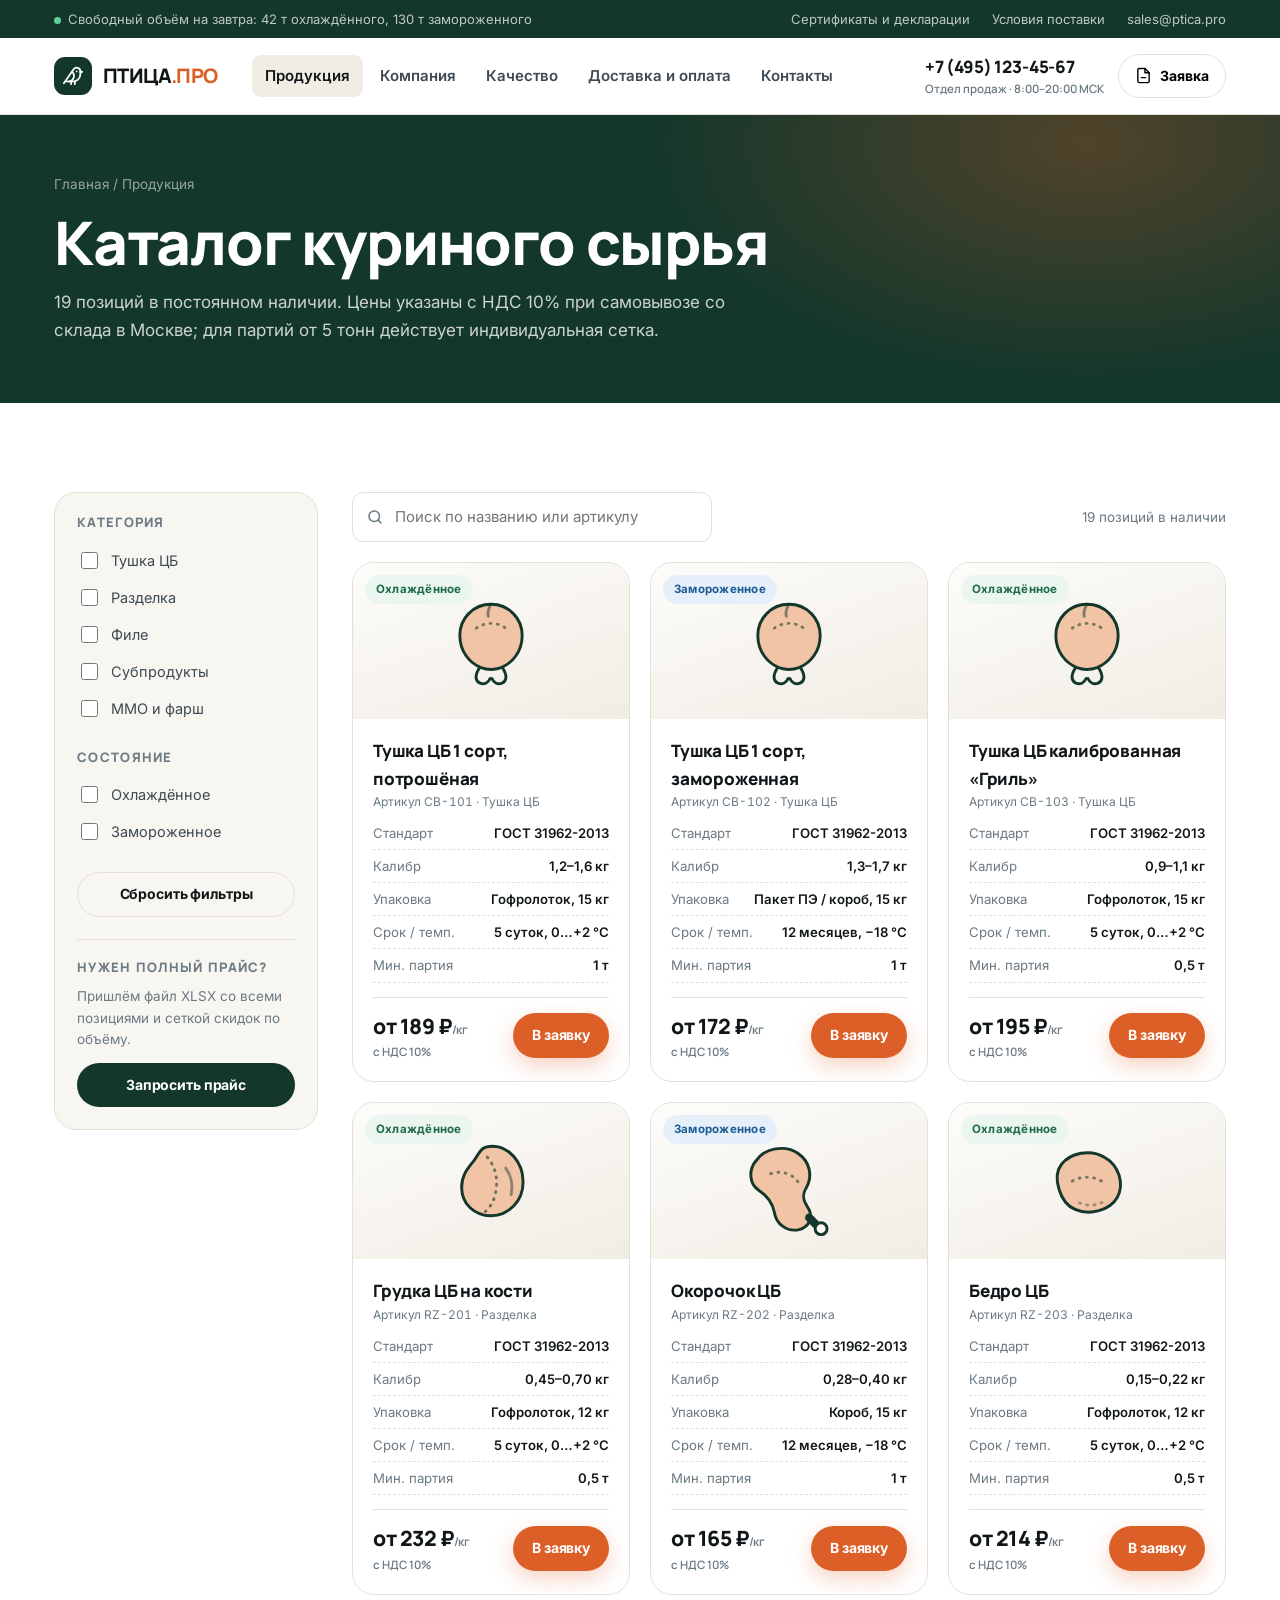
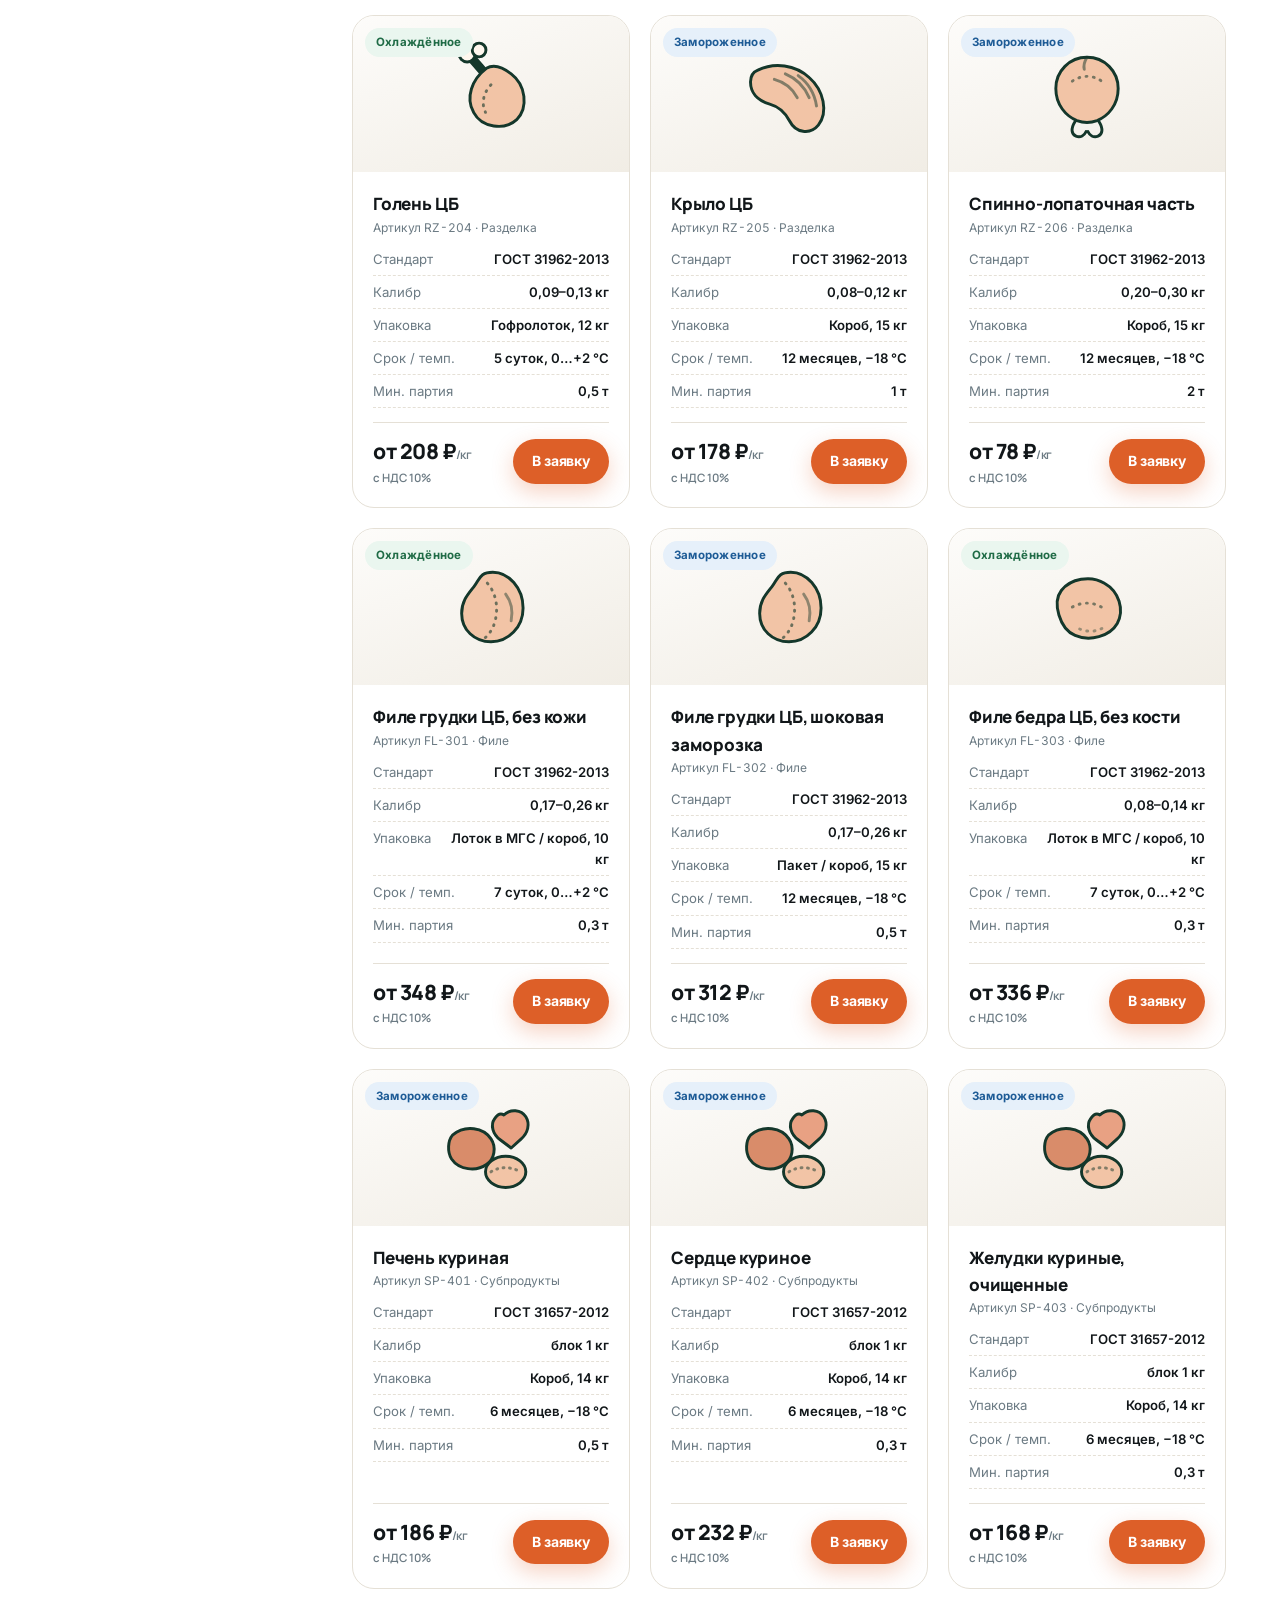
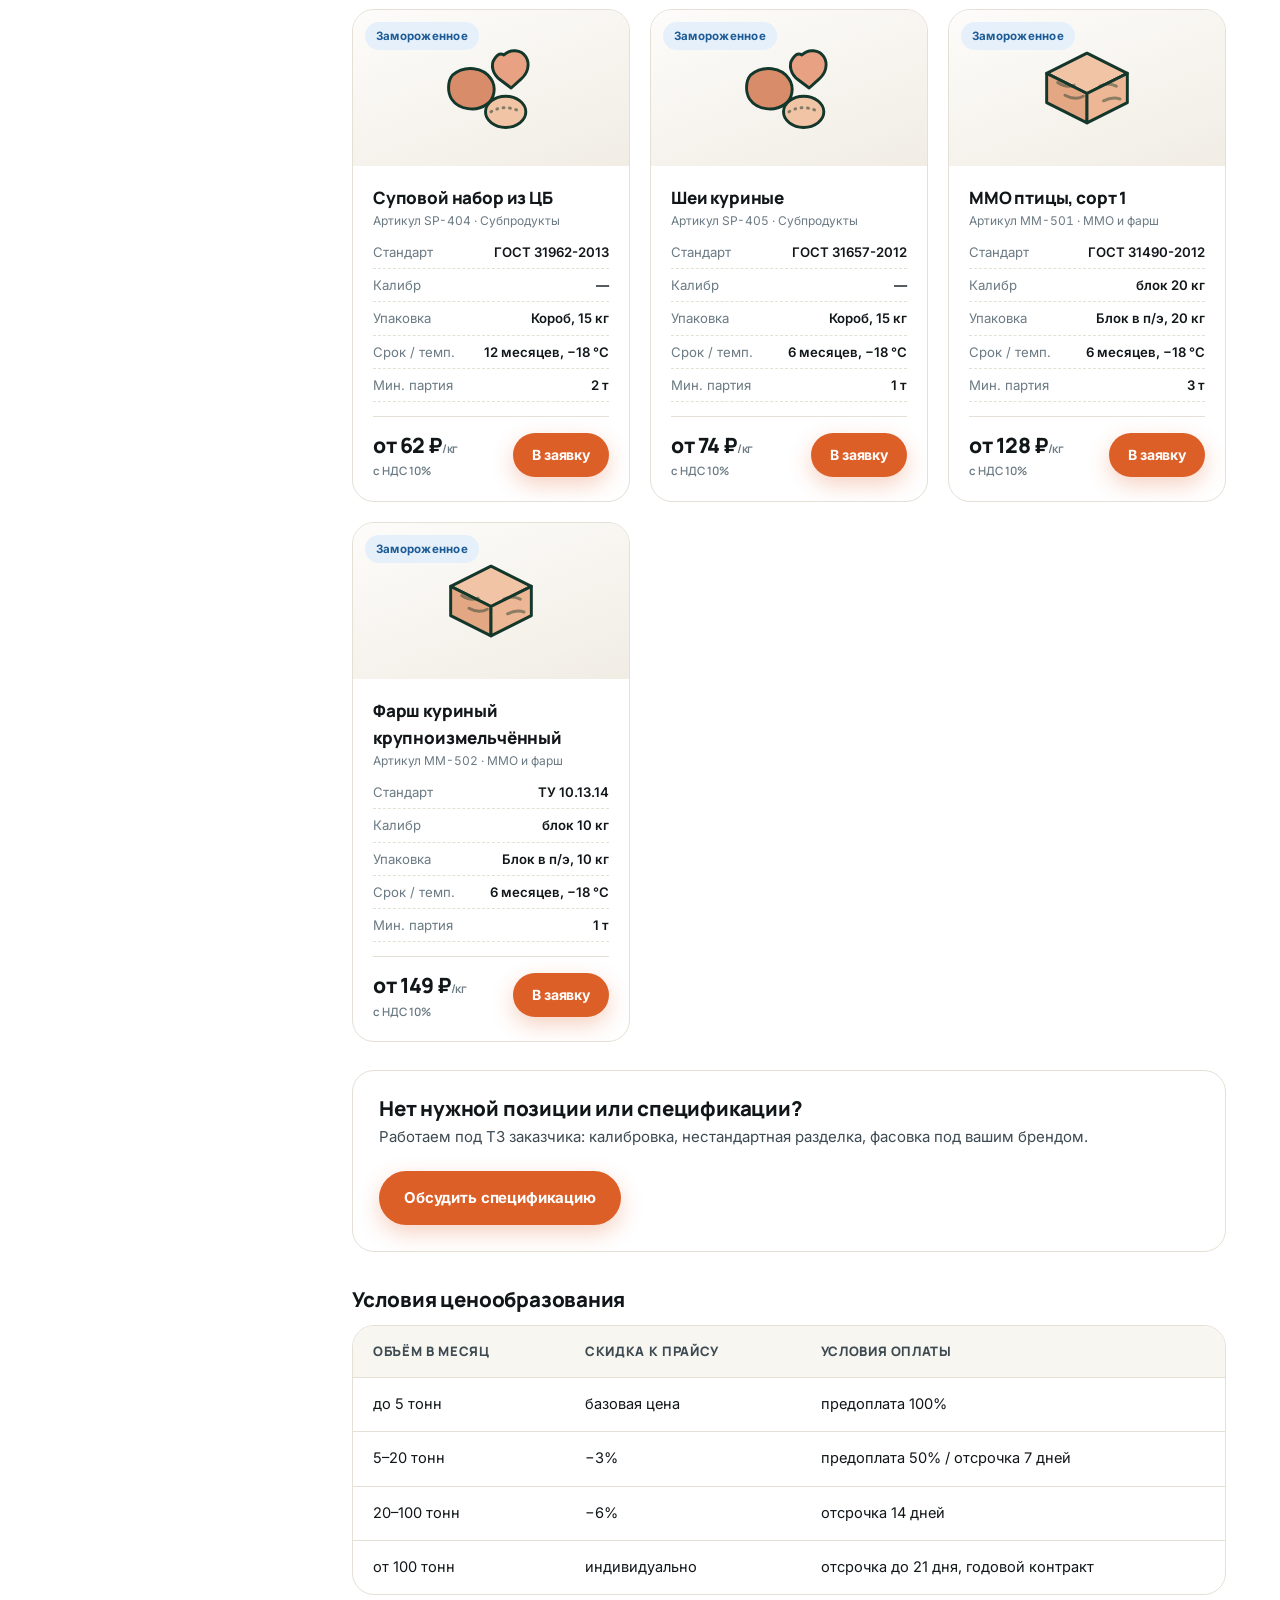
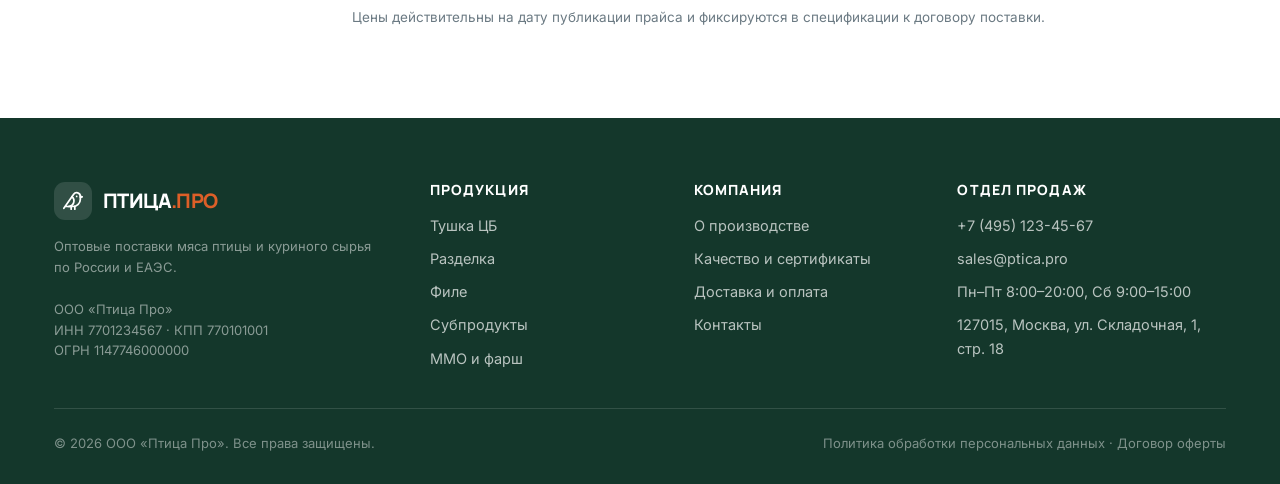
<file: catalog.html>
<!DOCTYPE html>
<html lang="ru">
<head>
<meta charset="utf-8">
<meta name="viewport" content="width=device-width, initial-scale=1">
<title>Каталог и цены — куриное сырьё оптом | ПТИЦА.ПРО</title>
<meta name="description" content="Каталог куриного сырья оптом: тушка ЦБ, разделка, филе, субпродукты, ММО. Артикулы, ГОСТ, упаковка, срок годности и оптовая цена за кг.">
<link rel="icon" href="assets/img/favicon.svg" type="image/svg+xml">
<link rel="preconnect" href="https://fonts.googleapis.com">
<link rel="preconnect" href="https://fonts.gstatic.com" crossorigin>
<link href="https://fonts.googleapis.com/css2?family=Inter:wght@400;500;600;700&family=Manrope:wght@700;800&display=swap" rel="stylesheet">
<link rel="stylesheet" href="assets/css/style.css">
</head>
<body>

<div class="topbar">
  <div class="container topbar__in">
    <div><span class="topbar__dot"></span>Свободный объём на завтра: 42 т охлаждённого, 130 т замороженного</div>
    <ul class="topbar__list">
      <li><a href="quality.html">Сертификаты и декларации</a></li>
      <li><a href="delivery.html">Условия поставки</a></li>
      <li><a href="mailto:sales@ptica.pro">sales@ptica.pro</a></li>
    </ul>
  </div>
</div>

<header class="header">
  <div class="container header__in">
    <a class="logo" href="index.html">
      <span class="logo__mark"><svg viewBox="0 0 24 24" fill="none" stroke="#fff" stroke-width="1.9" stroke-linecap="round" stroke-linejoin="round"><path d="M16 7h.01"/><path d="M3.4 18H12a8 8 0 0 0 8-8V7a4 4 0 0 0-7.28-2.3L2 20"/><path d="m20 7 2 .5-2 .5"/><path d="M10 18v3"/><path d="M14 17.75V21"/><path d="M7 18a6 6 0 0 0 3.84-10.61"/></svg></span>
      <span><b>ПТИЦА</b><i>.ПРО</i></span>
    </a>
    <nav class="nav">
      <a href="catalog.html">Продукция</a>
      <a href="company.html">Компания</a>
      <a href="quality.html">Качество</a>
      <a href="delivery.html">Доставка и оплата</a>
      <a href="contacts.html">Контакты</a>
    </nav>
    <div class="header__side">
      <a class="header__phone" href="tel:+74951234567">+7 (495) 123-45-67<small>Отдел продаж · 8:00–20:00 МСК</small></a>
      <button class="cart-btn js-open-cart" type="button">
        <svg width="17" height="17" viewBox="0 0 24 24" fill="none" stroke="currentColor" stroke-width="2" stroke-linecap="round" stroke-linejoin="round"><path d="M14 2H6a2 2 0 0 0-2 2v16a2 2 0 0 0 2 2h12a2 2 0 0 0 2-2V8z"/><path d="M14 2v6h6"/><path d="M9 15h6"/></svg>
        <span class="cart-btn__t">Заявка</span><span class="cart-btn__count js-cart-count">0</span>
      </button>
      <button class="burger" id="burger" type="button" aria-label="Меню"><i></i><i></i><i></i></button>
    </div>
  </div>
</header>

<section class="page-head">
  <div class="container page-head__in">
    <div class="crumbs"><a href="index.html">Главная</a> / Продукция</div>
    <h1>Каталог куриного сырья</h1>
    <p>19 позиций в постоянном наличии. Цены указаны с НДС 10% при самовывозе со склада в Москве; для партий от 5 тонн действует индивидуальная сетка.</p>
  </div>
</section>

<section class="section">
  <div class="container">
    <div class="catalog-layout">

      <aside class="filters">
        <div class="filters__group">
          <h4>Категория</h4>
          <label class="fopt"><input type="checkbox" class="js-filter-cat" value="tushka">Тушка ЦБ</label>
          <label class="fopt"><input type="checkbox" class="js-filter-cat" value="razdelka">Разделка</label>
          <label class="fopt"><input type="checkbox" class="js-filter-cat" value="file">Филе</label>
          <label class="fopt"><input type="checkbox" class="js-filter-cat" value="subprod">Субпродукты</label>
          <label class="fopt"><input type="checkbox" class="js-filter-cat" value="mmo">ММО и фарш</label>
        </div>
        <div class="filters__group">
          <h4>Состояние</h4>
          <label class="fopt"><input type="checkbox" class="js-filter-state" value="chilled">Охлаждённое</label>
          <label class="fopt"><input type="checkbox" class="js-filter-state" value="frozen">Замороженное</label>
        </div>
        <div class="filters__group">
          <button class="btn btn--ghost btn--sm btn--block" id="filterReset" type="button">Сбросить фильтры</button>
        </div>
        <div class="filters__group" style="border-top:1px solid var(--line);padding-top:20px">
          <h4>Нужен полный прайс?</h4>
          <p class="small muted" style="margin-bottom:12px">Пришлём файл XLSX со всеми позициями и сеткой скидок по объёму.</p>
          <a class="btn btn--dark btn--sm btn--block" href="contacts.html">Запросить прайс</a>
        </div>
      </aside>

      <div>
        <div class="catalog-bar">
          <div class="search">
            <svg viewBox="0 0 24 24" fill="none" stroke="currentColor" stroke-width="2" stroke-linecap="round"><circle cx="11" cy="11" r="7"/><path d="m20 20-3.5-3.5"/></svg>
            <input id="catalogSearch" type="search" placeholder="Поиск по названию или артикулу">
          </div>
          <span class="small muted" id="catalogCount"></span>
        </div>

        <div class="plist" id="productList"></div>

        <div class="card" style="margin-top:28px;display:flex;gap:22px;align-items:center;flex-wrap:wrap;justify-content:space-between">
          <div>
            <h3 style="margin-bottom:6px">Нет нужной позиции или спецификации?</h3>
            <p class="muted small">Работаем под ТЗ заказчика: калибровка, нестандартная разделка, фасовка под вашим брендом.</p>
          </div>
          <a class="btn btn--primary" href="contacts.html">Обсудить спецификацию</a>
        </div>

        <div style="margin-top:36px">
          <h3 style="margin-bottom:14px">Условия ценообразования</h3>
          <div class="table-wrap">
            <table>
              <thead><tr><th>Объём в месяц</th><th>Скидка к прайсу</th><th>Условия оплаты</th></tr></thead>
              <tbody>
                <tr><td>до 5 тонн</td><td>базовая цена</td><td>предоплата 100%</td></tr>
                <tr><td>5–20 тонн</td><td>−3%</td><td>предоплата 50% / отсрочка 7 дней</td></tr>
                <tr><td>20–100 тонн</td><td>−6%</td><td>отсрочка 14 дней</td></tr>
                <tr><td>от 100 тонн</td><td>индивидуально</td><td>отсрочка до 21 дня, годовой контракт</td></tr>
              </tbody>
            </table>
          </div>
          <p class="small muted" style="margin-top:12px">Цены действительны на дату публикации прайса и фиксируются в спецификации к договору поставки.</p>
        </div>
      </div>

    </div>
  </div>
</section>

<footer class="footer">
  <div class="container">
    <div class="footer__grid">
      <div>
        <a class="logo" href="index.html">
          <span class="logo__mark"><svg viewBox="0 0 24 24" fill="none" stroke="#fff" stroke-width="1.9" stroke-linecap="round" stroke-linejoin="round"><path d="M16 7h.01"/><path d="M3.4 18H12a8 8 0 0 0 8-8V7a4 4 0 0 0-7.28-2.3L2 20"/><path d="m20 7 2 .5-2 .5"/><path d="M10 18v3"/><path d="M14 17.75V21"/><path d="M7 18a6 6 0 0 0 3.84-10.61"/></svg></span>
          <span><b>ПТИЦА</b><i>.ПРО</i></span>
        </a>
        <p class="footer__req">Оптовые поставки мяса птицы и куриного сырья по России и ЕАЭС.<br><br>ООО «Птица Про»<br>ИНН 7701234567 · КПП 770101001<br>ОГРН 1147746000000</p>
      </div>
      <div>
        <h4>Продукция</h4>
        <ul>
          <li><a href="catalog.html?cat=tushka">Тушка ЦБ</a></li>
          <li><a href="catalog.html?cat=razdelka">Разделка</a></li>
          <li><a href="catalog.html?cat=file">Филе</a></li>
          <li><a href="catalog.html?cat=subprod">Субпродукты</a></li>
          <li><a href="catalog.html?cat=mmo">ММО и фарш</a></li>
        </ul>
      </div>
      <div>
        <h4>Компания</h4>
        <ul>
          <li><a href="company.html">О производстве</a></li>
          <li><a href="quality.html">Качество и сертификаты</a></li>
          <li><a href="delivery.html">Доставка и оплата</a></li>
          <li><a href="contacts.html">Контакты</a></li>
        </ul>
      </div>
      <div>
        <h4>Отдел продаж</h4>
        <ul>
          <li><a href="tel:+74951234567">+7 (495) 123-45-67</a></li>
          <li><a href="mailto:sales@ptica.pro">sales@ptica.pro</a></li>
          <li>Пн–Пт 8:00–20:00, Сб 9:00–15:00</li>
          <li>127015, Москва, ул. Складочная, 1, стр. 18</li>
        </ul>
      </div>
    </div>
    <div class="footer__bottom">
      <span>© <span class="js-year">2026</span> ООО «Птица Про». Все права защищены.</span>
      <span>Политика обработки персональных данных · Договор оферты</span>
    </div>
  </div>
</footer>

<div class="drawer-backdrop" id="drawerBackdrop"></div>
<aside class="drawer" id="drawer" aria-label="Заявка">
  <div class="drawer__head">
    <h3>Ваша заявка</h3>
    <button class="drawer__close" id="drawerClose" type="button" aria-label="Закрыть">×</button>
  </div>
  <div class="drawer__body" id="drawerBody"></div>
  <div class="drawer__foot">
    <div style="display:flex;justify-content:space-between;align-items:center;margin-bottom:14px">
      <span class="small muted">Ориентировочная сумма</span>
      <b id="drawerTotal" style="font-family:var(--font-display);font-size:19px">—</b>
    </div>
    <form data-form="request">
      <div class="field"><input name="phone" type="tel" required placeholder="Телефон для связи"></div>
      <button class="btn btn--primary btn--block" type="submit" data-label="Отправить заявку">Отправить заявку</button>
      <div class="form-ok">Заявка отправлена. Менеджер пришлёт коммерческое предложение в течение часа.</div>
    </form>
    <button class="btn btn--ghost btn--block btn--sm" id="drawerClear" type="button" style="margin-top:10px">Очистить заявку</button>
  </div>
</aside>

<div class="mobile-nav" id="mobileNav">
  <div class="mobile-nav__head">
    <span class="logo"><span class="logo__mark"><svg viewBox="0 0 24 24" fill="none" stroke="#fff" stroke-width="1.9" stroke-linecap="round" stroke-linejoin="round"><path d="M16 7h.01"/><path d="M3.4 18H12a8 8 0 0 0 8-8V7a4 4 0 0 0-7.28-2.3L2 20"/><path d="m20 7 2 .5-2 .5"/><path d="M10 18v3"/><path d="M14 17.75V21"/><path d="M7 18a6 6 0 0 0 3.84-10.61"/></svg></span><span><b>ПТИЦА</b><i>.ПРО</i></span></span>
    <button class="drawer__close" id="mobileClose" type="button" aria-label="Закрыть">×</button>
  </div>
  <a href="catalog.html">Продукция</a>
  <a href="company.html">Компания</a>
  <a href="quality.html">Качество</a>
  <a href="delivery.html">Доставка и оплата</a>
  <a href="contacts.html">Контакты</a>
  <div class="mobile-nav__foot">
    <a class="btn btn--primary btn--block" href="tel:+74951234567">+7 (495) 123-45-67</a>
    <a class="btn btn--ghost btn--block" href="mailto:sales@ptica.pro">sales@ptica.pro</a>
  </div>
</div>

<script src="assets/js/app.js"></script>
</body>
</html>
</file>
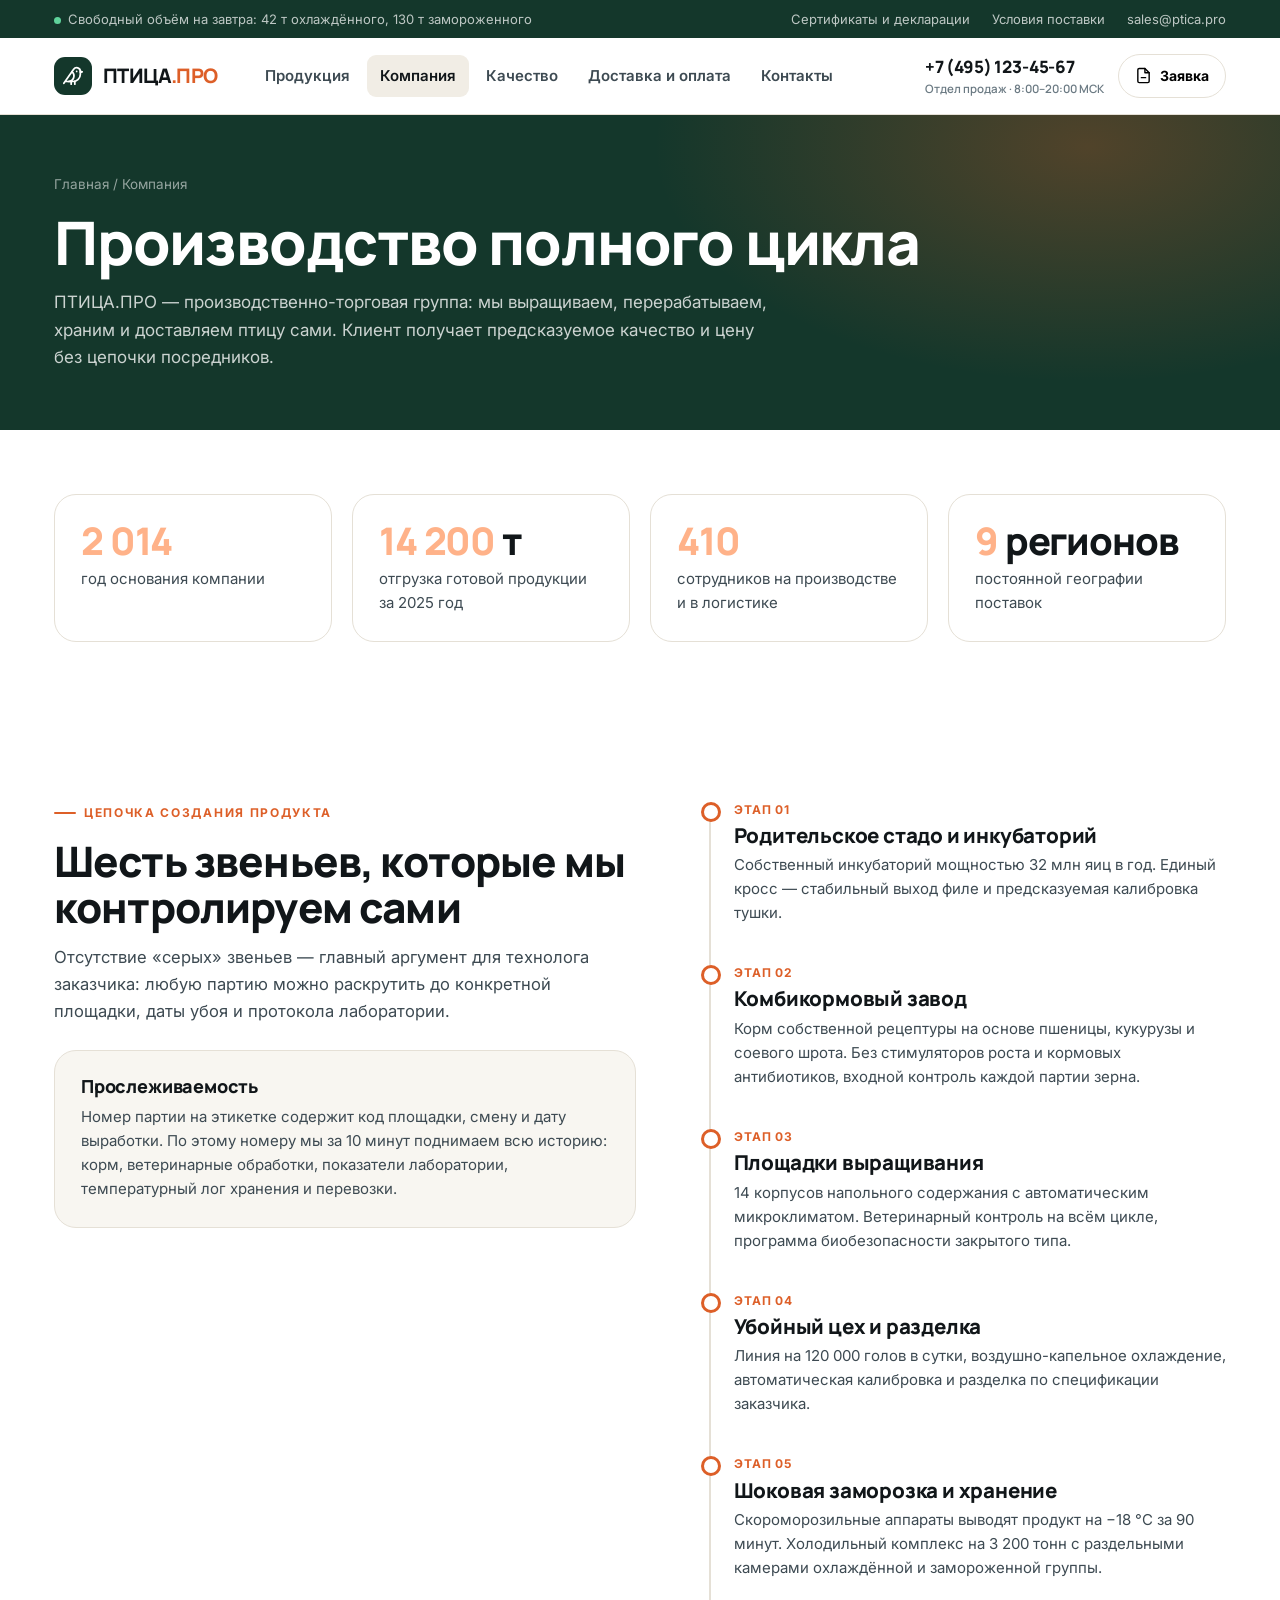
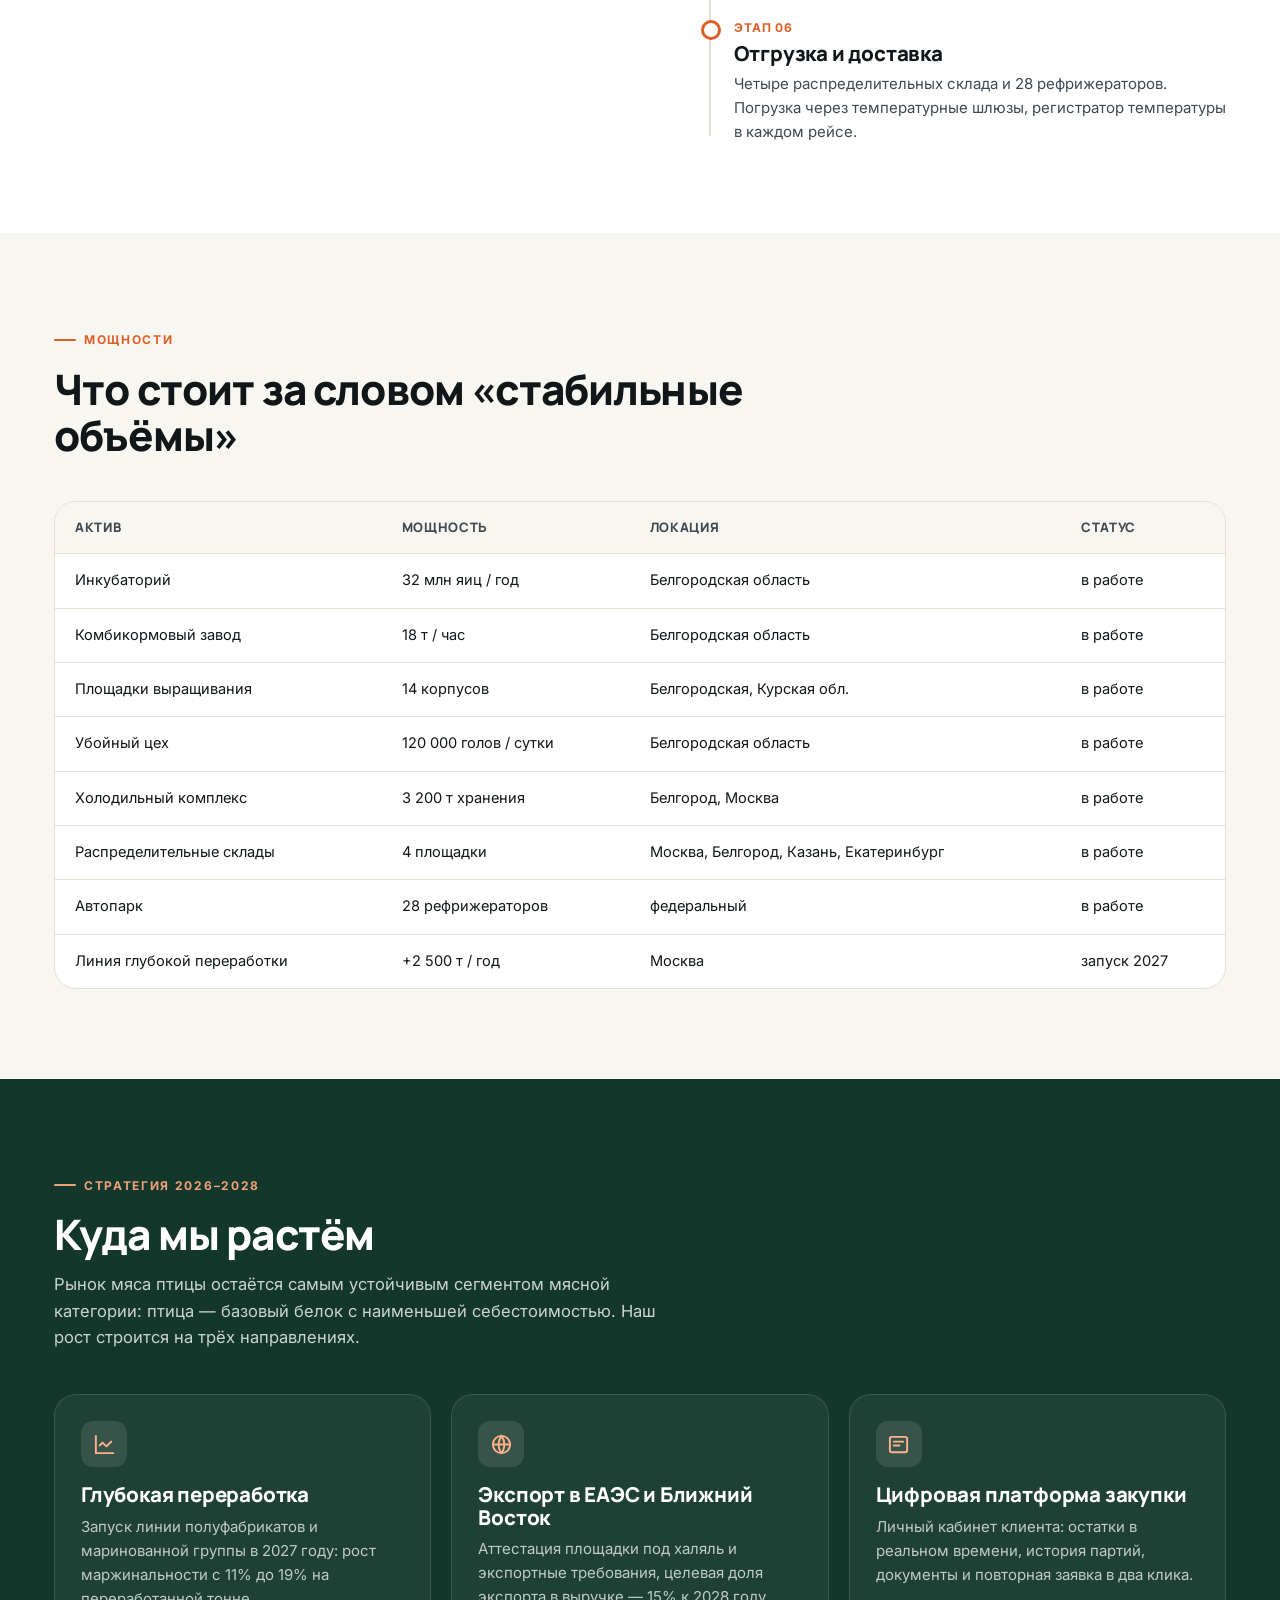
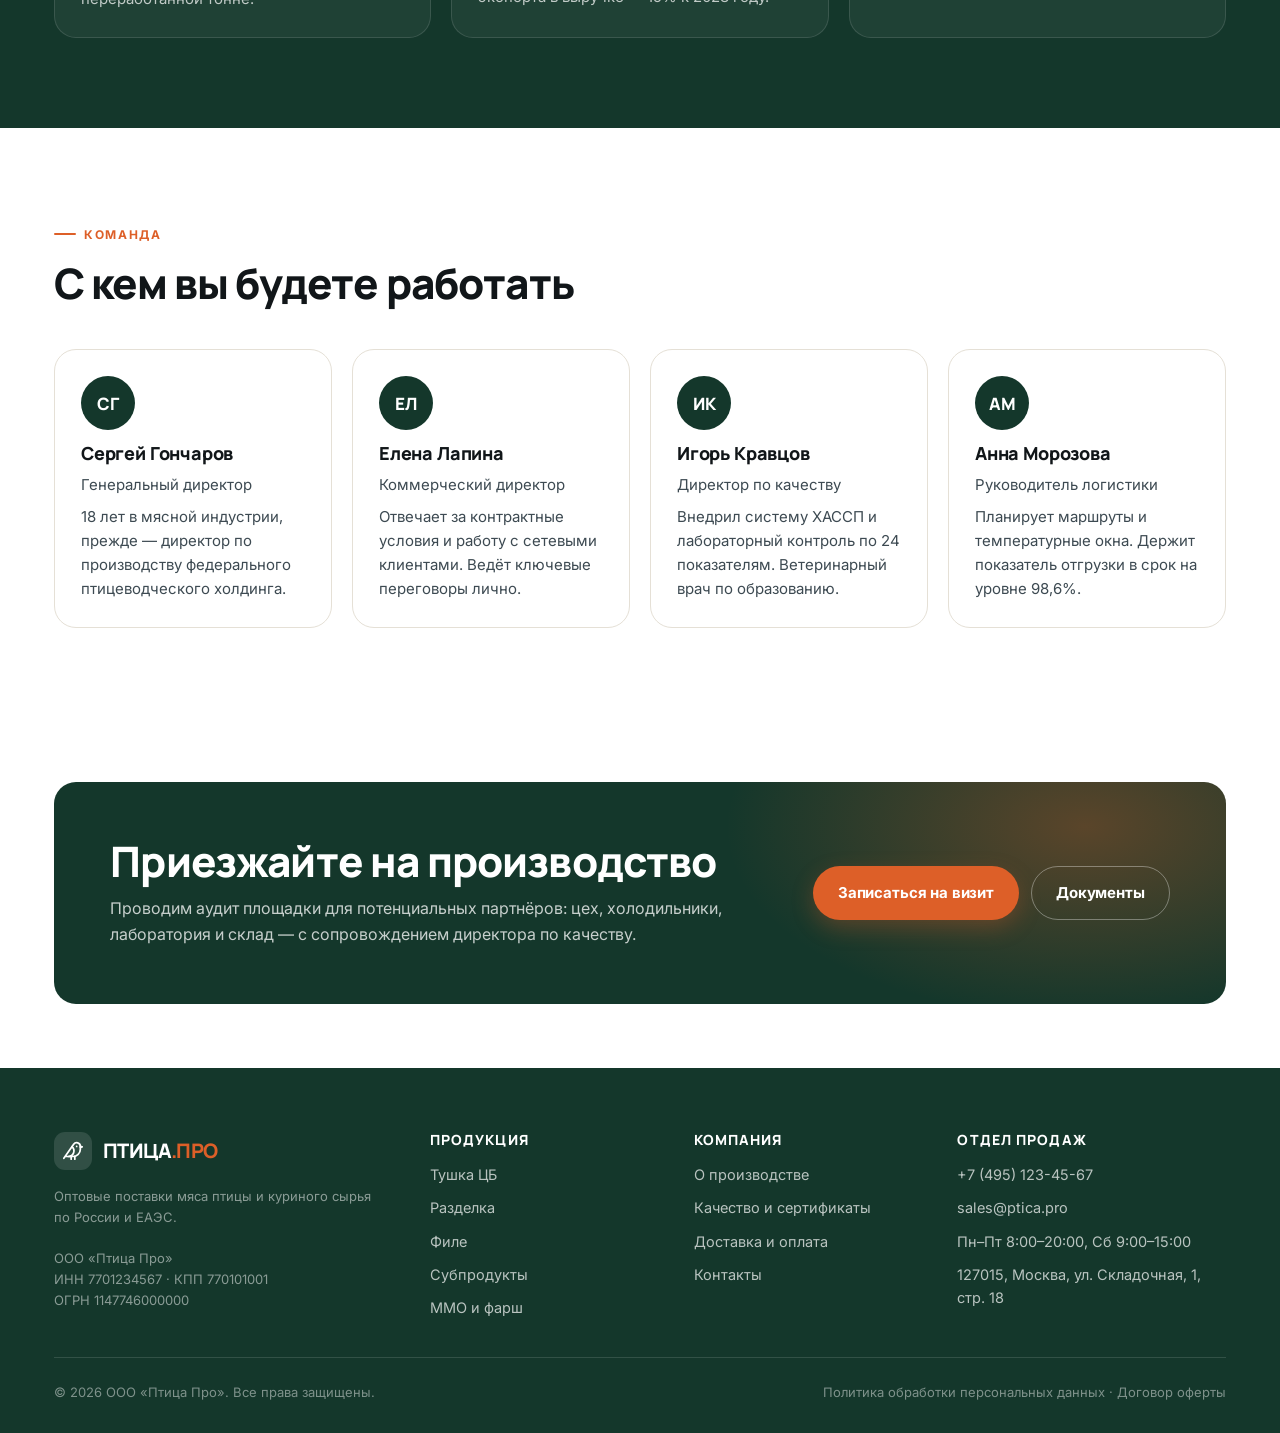
<file: company.html>
<!DOCTYPE html>
<html lang="ru">
<head>
<meta charset="utf-8">
<meta name="viewport" content="width=device-width, initial-scale=1">
<title>Компания и производство — ПТИЦА.ПРО</title>
<meta name="description" content="Производство полного цикла: родительское стадо, комбикормовый завод, площадки выращивания, убойный цех, холодильный комплекс и собственная логистика.">
<link rel="icon" href="assets/img/favicon.svg" type="image/svg+xml">
<link rel="preconnect" href="https://fonts.googleapis.com">
<link rel="preconnect" href="https://fonts.gstatic.com" crossorigin>
<link href="https://fonts.googleapis.com/css2?family=Inter:wght@400;500;600;700&family=Manrope:wght@700;800&display=swap" rel="stylesheet">
<link rel="stylesheet" href="assets/css/style.css">
</head>
<body>

<div class="topbar">
  <div class="container topbar__in">
    <div><span class="topbar__dot"></span>Свободный объём на завтра: 42 т охлаждённого, 130 т замороженного</div>
    <ul class="topbar__list">
      <li><a href="quality.html">Сертификаты и декларации</a></li>
      <li><a href="delivery.html">Условия поставки</a></li>
      <li><a href="mailto:sales@ptica.pro">sales@ptica.pro</a></li>
    </ul>
  </div>
</div>

<header class="header">
  <div class="container header__in">
    <a class="logo" href="index.html">
      <span class="logo__mark"><svg viewBox="0 0 24 24" fill="none" stroke="#fff" stroke-width="1.9" stroke-linecap="round" stroke-linejoin="round"><path d="M16 7h.01"/><path d="M3.4 18H12a8 8 0 0 0 8-8V7a4 4 0 0 0-7.28-2.3L2 20"/><path d="m20 7 2 .5-2 .5"/><path d="M10 18v3"/><path d="M14 17.75V21"/><path d="M7 18a6 6 0 0 0 3.84-10.61"/></svg></span>
      <span><b>ПТИЦА</b><i>.ПРО</i></span>
    </a>
    <nav class="nav">
      <a href="catalog.html">Продукция</a>
      <a href="company.html">Компания</a>
      <a href="quality.html">Качество</a>
      <a href="delivery.html">Доставка и оплата</a>
      <a href="contacts.html">Контакты</a>
    </nav>
    <div class="header__side">
      <a class="header__phone" href="tel:+74951234567">+7 (495) 123-45-67<small>Отдел продаж · 8:00–20:00 МСК</small></a>
      <button class="cart-btn js-open-cart" type="button">
        <svg width="17" height="17" viewBox="0 0 24 24" fill="none" stroke="currentColor" stroke-width="2" stroke-linecap="round" stroke-linejoin="round"><path d="M14 2H6a2 2 0 0 0-2 2v16a2 2 0 0 0 2 2h12a2 2 0 0 0 2-2V8z"/><path d="M14 2v6h6"/><path d="M9 15h6"/></svg>
        <span class="cart-btn__t">Заявка</span><span class="cart-btn__count js-cart-count">0</span>
      </button>
      <button class="burger" id="burger" type="button" aria-label="Меню"><i></i><i></i><i></i></button>
    </div>
  </div>
</header>

<section class="page-head">
  <div class="container page-head__in">
    <div class="crumbs"><a href="index.html">Главная</a> / Компания</div>
    <h1>Производство полного цикла</h1>
    <p>ПТИЦА.ПРО — производственно-торговая группа: мы выращиваем, перерабатываем, храним и доставляем птицу сами. Клиент получает предсказуемое качество и цену без цепочки посредников.</p>
  </div>
</section>

<!-- ЦИФРЫ -->
<section class="section section--tight">
  <div class="container">
    <div class="grid grid-4 reveal">
      <div class="card">
        <div class="stats__num" style="color:var(--ink)"><span data-count="2014">0</span></div>
        <p style="margin-top:8px">год основания компании</p>
      </div>
      <div class="card">
        <div class="stats__num" style="color:var(--ink)"><span data-count="14200">0</span> т</div>
        <p style="margin-top:8px">отгрузка готовой продукции за 2025 год</p>
      </div>
      <div class="card">
        <div class="stats__num" style="color:var(--ink)"><span data-count="410">0</span></div>
        <p style="margin-top:8px">сотрудников на производстве и в логистике</p>
      </div>
      <div class="card">
        <div class="stats__num" style="color:var(--ink)"><span data-count="9">0</span> регионов</div>
        <p style="margin-top:8px">постоянной географии поставок</p>
      </div>
    </div>
  </div>
</section>

<!-- ЦИКЛ -->
<section class="section">
  <div class="container">
    <div class="split split--wide" style="align-items:start">
      <div>
        <div class="eyebrow">Цепочка создания продукта</div>
        <h2>Шесть звеньев, которые мы контролируем сами</h2>
        <p class="lead" style="margin-top:14px">Отсутствие «серых» звеньев — главный аргумент для технолога заказчика: любую партию можно раскрутить до конкретной площадки, даты убоя и протокола лаборатории.</p>
        <div class="card" style="margin-top:26px;background:var(--cream)">
          <h3 style="font-size:18px;margin-bottom:8px">Прослеживаемость</h3>
          <p>Номер партии на этикетке содержит код площадки, смену и дату выработки. По этому номеру мы за 10 минут поднимаем всю историю: корм, ветеринарные обработки, показатели лаборатории, температурный лог хранения и перевозки.</p>
        </div>
      </div>

      <ol class="timeline reveal">
        <li class="tl-item">
          <span class="tl-tag">Этап 01</span>
          <h3>Родительское стадо и инкубаторий</h3>
          <p>Собственный инкубаторий мощностью 32 млн яиц в год. Единый кросс — стабильный выход филе и предсказуемая калибровка тушки.</p>
        </li>
        <li class="tl-item">
          <span class="tl-tag">Этап 02</span>
          <h3>Комбикормовый завод</h3>
          <p>Корм собственной рецептуры на основе пшеницы, кукурузы и соевого шрота. Без стимуляторов роста и кормовых антибиотиков, входной контроль каждой партии зерна.</p>
        </li>
        <li class="tl-item">
          <span class="tl-tag">Этап 03</span>
          <h3>Площадки выращивания</h3>
          <p>14 корпусов напольного содержания с автоматическим микроклиматом. Ветеринарный контроль на всём цикле, программа биобезопасности закрытого типа.</p>
        </li>
        <li class="tl-item">
          <span class="tl-tag">Этап 04</span>
          <h3>Убойный цех и разделка</h3>
          <p>Линия на 120 000 голов в сутки, воздушно-капельное охлаждение, автоматическая калибровка и разделка по спецификации заказчика.</p>
        </li>
        <li class="tl-item">
          <span class="tl-tag">Этап 05</span>
          <h3>Шоковая заморозка и хранение</h3>
          <p>Скороморозильные аппараты выводят продукт на −18 °C за 90 минут. Холодильный комплекс на 3 200 тонн с раздельными камерами охлаждённой и замороженной группы.</p>
        </li>
        <li class="tl-item">
          <span class="tl-tag">Этап 06</span>
          <h3>Отгрузка и доставка</h3>
          <p>Четыре распределительных склада и 28 рефрижераторов. Погрузка через температурные шлюзы, регистратор температуры в каждом рейсе.</p>
        </li>
      </ol>
    </div>
  </div>
</section>

<!-- МОЩНОСТИ -->
<section class="section section--cream">
  <div class="container">
    <div class="section-head">
      <div class="eyebrow">Мощности</div>
      <h2>Что стоит за словом «стабильные объёмы»</h2>
    </div>
    <div class="table-wrap reveal">
      <table>
        <thead><tr><th>Актив</th><th>Мощность</th><th>Локация</th><th>Статус</th></tr></thead>
        <tbody>
          <tr><td>Инкубаторий</td><td>32 млн яиц / год</td><td>Белгородская область</td><td>в работе</td></tr>
          <tr><td>Комбикормовый завод</td><td>18 т / час</td><td>Белгородская область</td><td>в работе</td></tr>
          <tr><td>Площадки выращивания</td><td>14 корпусов</td><td>Белгородская, Курская обл.</td><td>в работе</td></tr>
          <tr><td>Убойный цех</td><td>120 000 голов / сутки</td><td>Белгородская область</td><td>в работе</td></tr>
          <tr><td>Холодильный комплекс</td><td>3 200 т хранения</td><td>Белгород, Москва</td><td>в работе</td></tr>
          <tr><td>Распределительные склады</td><td>4 площадки</td><td>Москва, Белгород, Казань, Екатеринбург</td><td>в работе</td></tr>
          <tr><td>Автопарк</td><td>28 рефрижераторов</td><td>федеральный</td><td>в работе</td></tr>
          <tr><td>Линия глубокой переработки</td><td>+2 500 т / год</td><td>Москва</td><td>запуск 2027</td></tr>
        </tbody>
      </table>
    </div>
  </div>
</section>

<!-- СТРАТЕГИЯ -->
<section class="section section--dark">
  <div class="container">
    <div class="section-head">
      <div class="eyebrow">Стратегия 2026–2028</div>
      <h2>Куда мы растём</h2>
      <p class="lead" style="margin-top:14px">Рынок мяса птицы остаётся самым устойчивым сегментом мясной категории: птица — базовый белок с наименьшей себестоимостью. Наш рост строится на трёх направлениях.</p>
    </div>
    <div class="grid grid-3 reveal">
      <div class="card">
        <div class="card__icon"><svg viewBox="0 0 24 24" fill="none" stroke="currentColor" stroke-width="2" stroke-linecap="round" stroke-linejoin="round"><path d="M3 3v18h18"/><path d="m19 9-5 5-4-4-3 3"/></svg></div>
        <h3>Глубокая переработка</h3>
        <p>Запуск линии полуфабрикатов и маринованной группы в 2027 году: рост маржинальности с 11% до 19% на переработанной тонне.</p>
      </div>
      <div class="card">
        <div class="card__icon"><svg viewBox="0 0 24 24" fill="none" stroke="currentColor" stroke-width="2" stroke-linecap="round" stroke-linejoin="round"><circle cx="12" cy="12" r="9"/><path d="M3 12h18M12 3a15 15 0 0 1 0 18a15 15 0 0 1 0-18"/></svg></div>
        <h3>Экспорт в ЕАЭС и Ближний Восток</h3>
        <p>Аттестация площадки под халяль и экспортные требования, целевая доля экспорта в выручке — 15% к 2028 году.</p>
      </div>
      <div class="card">
        <div class="card__icon"><svg viewBox="0 0 24 24" fill="none" stroke="currentColor" stroke-width="2" stroke-linecap="round" stroke-linejoin="round"><rect x="3" y="4" width="18" height="16" rx="2"/><path d="M7 9h10M7 13h6"/></svg></div>
        <h3>Цифровая платформа закупки</h3>
        <p>Личный кабинет клиента: остатки в реальном времени, история партий, документы и повторная заявка в два клика.</p>
      </div>
    </div>
  </div>
</section>

<!-- КОМАНДА -->
<section class="section">
  <div class="container">
    <div class="section-head">
      <div class="eyebrow">Команда</div>
      <h2>С кем вы будете работать</h2>
    </div>
    <div class="grid grid-4 reveal">
      <div class="card">
        <span class="avatar" style="width:54px;height:54px;font-size:17px;margin-bottom:14px">СГ</span>
        <h3 style="font-size:18px">Сергей Гончаров</h3>
        <p class="small muted" style="margin-bottom:8px">Генеральный директор</p>
        <p>18 лет в мясной индустрии, прежде — директор по производству федерального птицеводческого холдинга.</p>
      </div>
      <div class="card">
        <span class="avatar" style="width:54px;height:54px;font-size:17px;margin-bottom:14px">ЕЛ</span>
        <h3 style="font-size:18px">Елена Лапина</h3>
        <p class="small muted" style="margin-bottom:8px">Коммерческий директор</p>
        <p>Отвечает за контрактные условия и работу с сетевыми клиентами. Ведёт ключевые переговоры лично.</p>
      </div>
      <div class="card">
        <span class="avatar" style="width:54px;height:54px;font-size:17px;margin-bottom:14px">ИК</span>
        <h3 style="font-size:18px">Игорь Кравцов</h3>
        <p class="small muted" style="margin-bottom:8px">Директор по качеству</p>
        <p>Внедрил систему ХАССП и лабораторный контроль по 24 показателям. Ветеринарный врач по образованию.</p>
      </div>
      <div class="card">
        <span class="avatar" style="width:54px;height:54px;font-size:17px;margin-bottom:14px">АМ</span>
        <h3 style="font-size:18px">Анна Морозова</h3>
        <p class="small muted" style="margin-bottom:8px">Руководитель логистики</p>
        <p>Планирует маршруты и температурные окна. Держит показатель отгрузки в срок на уровне 98,6%.</p>
      </div>
    </div>
  </div>
</section>

<section class="section section--tight">
  <div class="container">
    <div class="cta reveal">
      <div class="cta__in">
        <div>
          <h2>Приезжайте на производство</h2>
          <p>Проводим аудит площадки для потенциальных партнёров: цех, холодильники, лаборатория и склад — с сопровождением директора по качеству.</p>
        </div>
        <div class="btn-row" style="justify-content:flex-end">
          <a class="btn btn--primary" href="contacts.html">Записаться на визит</a>
          <a class="btn btn--outline-light" href="quality.html">Документы</a>
        </div>
      </div>
    </div>
  </div>
</section>

<footer class="footer">
  <div class="container">
    <div class="footer__grid">
      <div>
        <a class="logo" href="index.html">
          <span class="logo__mark"><svg viewBox="0 0 24 24" fill="none" stroke="#fff" stroke-width="1.9" stroke-linecap="round" stroke-linejoin="round"><path d="M16 7h.01"/><path d="M3.4 18H12a8 8 0 0 0 8-8V7a4 4 0 0 0-7.28-2.3L2 20"/><path d="m20 7 2 .5-2 .5"/><path d="M10 18v3"/><path d="M14 17.75V21"/><path d="M7 18a6 6 0 0 0 3.84-10.61"/></svg></span>
          <span><b>ПТИЦА</b><i>.ПРО</i></span>
        </a>
        <p class="footer__req">Оптовые поставки мяса птицы и куриного сырья по России и ЕАЭС.<br><br>ООО «Птица Про»<br>ИНН 7701234567 · КПП 770101001<br>ОГРН 1147746000000</p>
      </div>
      <div>
        <h4>Продукция</h4>
        <ul>
          <li><a href="catalog.html?cat=tushka">Тушка ЦБ</a></li>
          <li><a href="catalog.html?cat=razdelka">Разделка</a></li>
          <li><a href="catalog.html?cat=file">Филе</a></li>
          <li><a href="catalog.html?cat=subprod">Субпродукты</a></li>
          <li><a href="catalog.html?cat=mmo">ММО и фарш</a></li>
        </ul>
      </div>
      <div>
        <h4>Компания</h4>
        <ul>
          <li><a href="company.html">О производстве</a></li>
          <li><a href="quality.html">Качество и сертификаты</a></li>
          <li><a href="delivery.html">Доставка и оплата</a></li>
          <li><a href="contacts.html">Контакты</a></li>
        </ul>
      </div>
      <div>
        <h4>Отдел продаж</h4>
        <ul>
          <li><a href="tel:+74951234567">+7 (495) 123-45-67</a></li>
          <li><a href="mailto:sales@ptica.pro">sales@ptica.pro</a></li>
          <li>Пн–Пт 8:00–20:00, Сб 9:00–15:00</li>
          <li>127015, Москва, ул. Складочная, 1, стр. 18</li>
        </ul>
      </div>
    </div>
    <div class="footer__bottom">
      <span>© <span class="js-year">2026</span> ООО «Птица Про». Все права защищены.</span>
      <span>Политика обработки персональных данных · Договор оферты</span>
    </div>
  </div>
</footer>

<div class="drawer-backdrop" id="drawerBackdrop"></div>
<aside class="drawer" id="drawer" aria-label="Заявка">
  <div class="drawer__head">
    <h3>Ваша заявка</h3>
    <button class="drawer__close" id="drawerClose" type="button" aria-label="Закрыть">×</button>
  </div>
  <div class="drawer__body" id="drawerBody"></div>
  <div class="drawer__foot">
    <div style="display:flex;justify-content:space-between;align-items:center;margin-bottom:14px">
      <span class="small muted">Ориентировочная сумма</span>
      <b id="drawerTotal" style="font-family:var(--font-display);font-size:19px">—</b>
    </div>
    <form data-form="request">
      <div class="field"><input name="phone" type="tel" required placeholder="Телефон для связи"></div>
      <button class="btn btn--primary btn--block" type="submit" data-label="Отправить заявку">Отправить заявку</button>
      <div class="form-ok">Заявка отправлена. Менеджер пришлёт коммерческое предложение в течение часа.</div>
    </form>
    <button class="btn btn--ghost btn--block btn--sm" id="drawerClear" type="button" style="margin-top:10px">Очистить заявку</button>
  </div>
</aside>

<div class="mobile-nav" id="mobileNav">
  <div class="mobile-nav__head">
    <span class="logo"><span class="logo__mark"><svg viewBox="0 0 24 24" fill="none" stroke="#fff" stroke-width="1.9" stroke-linecap="round" stroke-linejoin="round"><path d="M16 7h.01"/><path d="M3.4 18H12a8 8 0 0 0 8-8V7a4 4 0 0 0-7.28-2.3L2 20"/><path d="m20 7 2 .5-2 .5"/><path d="M10 18v3"/><path d="M14 17.75V21"/><path d="M7 18a6 6 0 0 0 3.84-10.61"/></svg></span><span><b>ПТИЦА</b><i>.ПРО</i></span></span>
    <button class="drawer__close" id="mobileClose" type="button" aria-label="Закрыть">×</button>
  </div>
  <a href="catalog.html">Продукция</a>
  <a href="company.html">Компания</a>
  <a href="quality.html">Качество</a>
  <a href="delivery.html">Доставка и оплата</a>
  <a href="contacts.html">Контакты</a>
  <div class="mobile-nav__foot">
    <a class="btn btn--primary btn--block" href="tel:+74951234567">+7 (495) 123-45-67</a>
    <a class="btn btn--ghost btn--block" href="mailto:sales@ptica.pro">sales@ptica.pro</a>
  </div>
</div>

<script src="assets/js/app.js"></script>
</body>
</html>
</file>
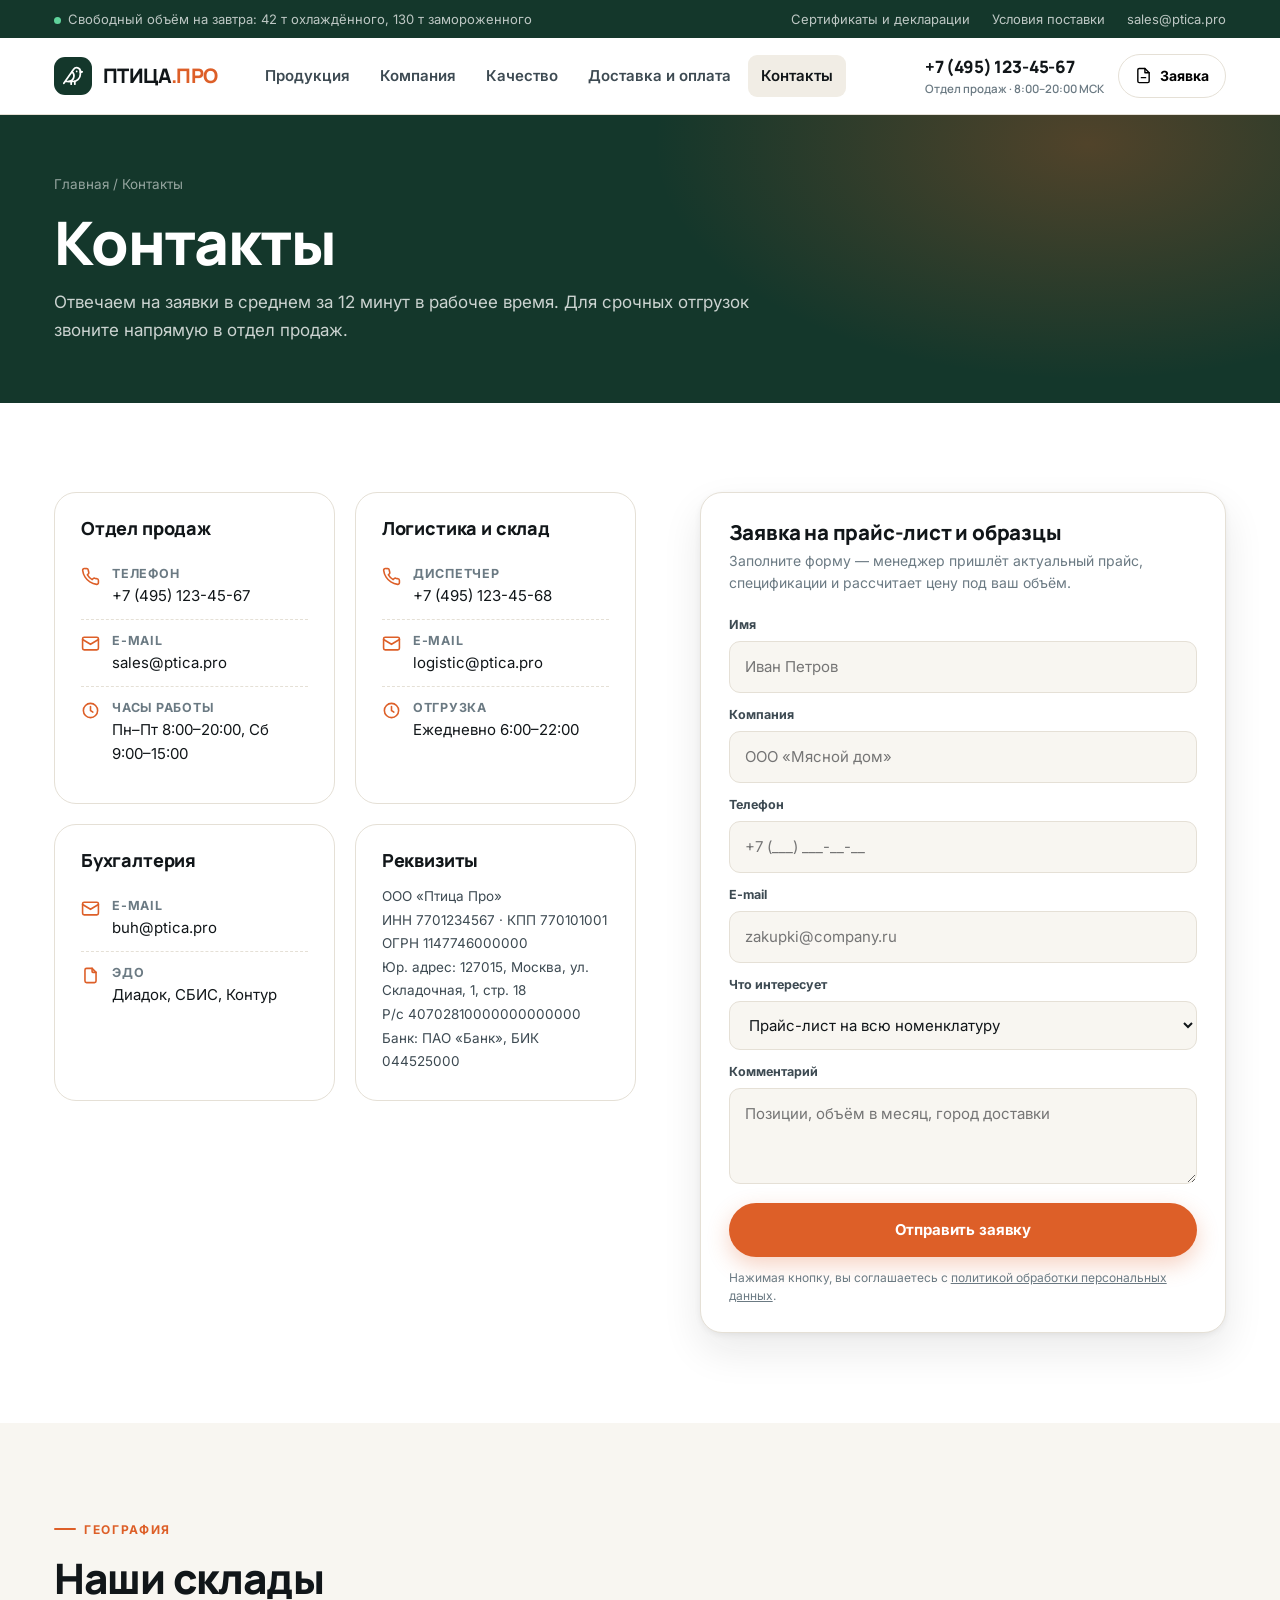
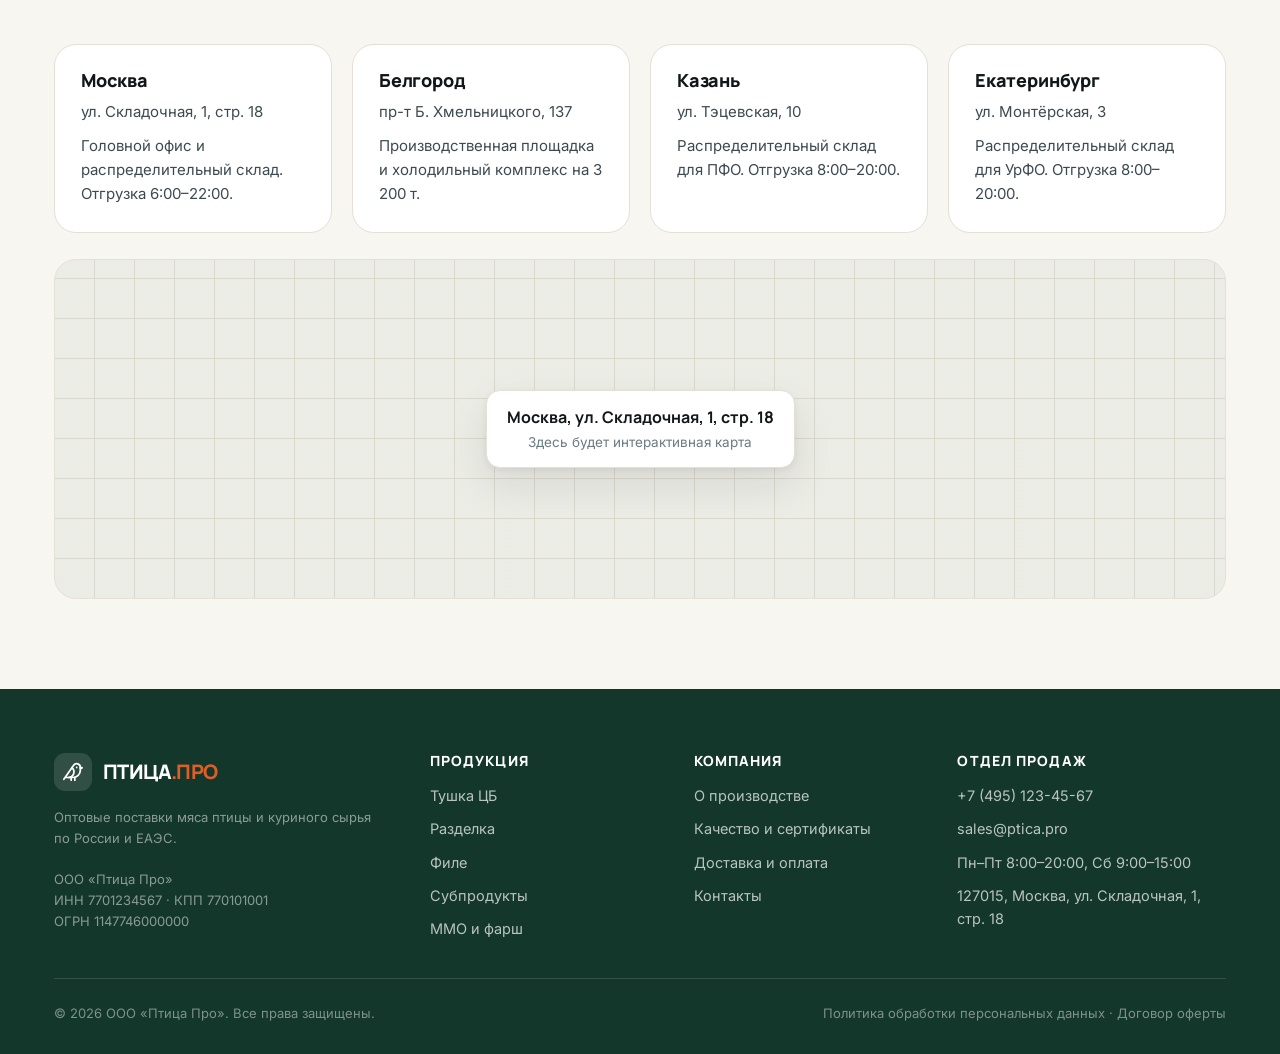
<file: contacts.html>
<!DOCTYPE html>
<html lang="ru">
<head>
<meta charset="utf-8">
<meta name="viewport" content="width=device-width, initial-scale=1">
<title>Контакты и реквизиты — ПТИЦА.ПРО</title>
<meta name="description" content="Отдел продаж, логистика, бухгалтерия и склады ПТИЦА.ПРО. Реквизиты компании, форма заявки на прайс-лист и образцы.">
<link rel="icon" href="assets/img/favicon.svg" type="image/svg+xml">
<link rel="preconnect" href="https://fonts.googleapis.com">
<link rel="preconnect" href="https://fonts.gstatic.com" crossorigin>
<link href="https://fonts.googleapis.com/css2?family=Inter:wght@400;500;600;700&family=Manrope:wght@700;800&display=swap" rel="stylesheet">
<link rel="stylesheet" href="assets/css/style.css">
</head>
<body>

<div class="topbar">
  <div class="container topbar__in">
    <div><span class="topbar__dot"></span>Свободный объём на завтра: 42 т охлаждённого, 130 т замороженного</div>
    <ul class="topbar__list">
      <li><a href="quality.html">Сертификаты и декларации</a></li>
      <li><a href="delivery.html">Условия поставки</a></li>
      <li><a href="mailto:sales@ptica.pro">sales@ptica.pro</a></li>
    </ul>
  </div>
</div>

<header class="header">
  <div class="container header__in">
    <a class="logo" href="index.html">
      <span class="logo__mark"><svg viewBox="0 0 24 24" fill="none" stroke="#fff" stroke-width="1.9" stroke-linecap="round" stroke-linejoin="round"><path d="M16 7h.01"/><path d="M3.4 18H12a8 8 0 0 0 8-8V7a4 4 0 0 0-7.28-2.3L2 20"/><path d="m20 7 2 .5-2 .5"/><path d="M10 18v3"/><path d="M14 17.75V21"/><path d="M7 18a6 6 0 0 0 3.84-10.61"/></svg></span>
      <span><b>ПТИЦА</b><i>.ПРО</i></span>
    </a>
    <nav class="nav">
      <a href="catalog.html">Продукция</a>
      <a href="company.html">Компания</a>
      <a href="quality.html">Качество</a>
      <a href="delivery.html">Доставка и оплата</a>
      <a href="contacts.html">Контакты</a>
    </nav>
    <div class="header__side">
      <a class="header__phone" href="tel:+74951234567">+7 (495) 123-45-67<small>Отдел продаж · 8:00–20:00 МСК</small></a>
      <button class="cart-btn js-open-cart" type="button">
        <svg width="17" height="17" viewBox="0 0 24 24" fill="none" stroke="currentColor" stroke-width="2" stroke-linecap="round" stroke-linejoin="round"><path d="M14 2H6a2 2 0 0 0-2 2v16a2 2 0 0 0 2 2h12a2 2 0 0 0 2-2V8z"/><path d="M14 2v6h6"/><path d="M9 15h6"/></svg>
        <span class="cart-btn__t">Заявка</span><span class="cart-btn__count js-cart-count">0</span>
      </button>
      <button class="burger" id="burger" type="button" aria-label="Меню"><i></i><i></i><i></i></button>
    </div>
  </div>
</header>

<section class="page-head">
  <div class="container page-head__in">
    <div class="crumbs"><a href="index.html">Главная</a> / Контакты</div>
    <h1>Контакты</h1>
    <p>Отвечаем на заявки в среднем за 12 минут в рабочее время. Для срочных отгрузок звоните напрямую в отдел продаж.</p>
  </div>
</section>

<section class="section">
  <div class="container">
    <div class="split split--wide" style="align-items:start">

      <div class="grid grid-2 contact-grid" style="align-content:start">
        <div class="contact-card">
          <h3>Отдел продаж</h3>
          <div class="contact-line">
            <svg viewBox="0 0 24 24" fill="none" stroke="currentColor" stroke-width="2" stroke-linecap="round"><path d="M22 16.9v3a2 2 0 0 1-2.2 2 19.8 19.8 0 0 1-8.6-3.1 19.5 19.5 0 0 1-6-6A19.8 19.8 0 0 1 2.1 4.2 2 2 0 0 1 4.1 2h3a2 2 0 0 1 2 1.7c.1 1 .4 1.9.7 2.8a2 2 0 0 1-.5 2.1L8.1 9.9a16 16 0 0 0 6 6l1.3-1.3a2 2 0 0 1 2.1-.4c.9.3 1.8.6 2.8.7a2 2 0 0 1 1.7 2z"/></svg>
            <span><b>Телефон</b><a href="tel:+74951234567">+7 (495) 123-45-67</a></span>
          </div>
          <div class="contact-line">
            <svg viewBox="0 0 24 24" fill="none" stroke="currentColor" stroke-width="2" stroke-linecap="round"><rect x="2" y="4" width="20" height="16" rx="2"/><path d="m2 7 10 6 10-6"/></svg>
            <span><b>E-mail</b><a href="mailto:sales@ptica.pro">sales@ptica.pro</a></span>
          </div>
          <div class="contact-line">
            <svg viewBox="0 0 24 24" fill="none" stroke="currentColor" stroke-width="2" stroke-linecap="round"><circle cx="12" cy="12" r="9"/><path d="M12 7v5l3 2"/></svg>
            <span><b>Часы работы</b>Пн–Пт 8:00–20:00, Сб 9:00–15:00</span>
          </div>
        </div>

        <div class="contact-card">
          <h3>Логистика и склад</h3>
          <div class="contact-line">
            <svg viewBox="0 0 24 24" fill="none" stroke="currentColor" stroke-width="2" stroke-linecap="round"><path d="M22 16.9v3a2 2 0 0 1-2.2 2 19.8 19.8 0 0 1-8.6-3.1 19.5 19.5 0 0 1-6-6A19.8 19.8 0 0 1 2.1 4.2 2 2 0 0 1 4.1 2h3a2 2 0 0 1 2 1.7c.1 1 .4 1.9.7 2.8a2 2 0 0 1-.5 2.1L8.1 9.9a16 16 0 0 0 6 6l1.3-1.3a2 2 0 0 1 2.1-.4c.9.3 1.8.6 2.8.7a2 2 0 0 1 1.7 2z"/></svg>
            <span><b>Диспетчер</b><a href="tel:+74951234568">+7 (495) 123-45-68</a></span>
          </div>
          <div class="contact-line">
            <svg viewBox="0 0 24 24" fill="none" stroke="currentColor" stroke-width="2" stroke-linecap="round"><rect x="2" y="4" width="20" height="16" rx="2"/><path d="m2 7 10 6 10-6"/></svg>
            <span><b>E-mail</b><a href="mailto:logistic@ptica.pro">logistic@ptica.pro</a></span>
          </div>
          <div class="contact-line">
            <svg viewBox="0 0 24 24" fill="none" stroke="currentColor" stroke-width="2" stroke-linecap="round"><circle cx="12" cy="12" r="9"/><path d="M12 7v5l3 2"/></svg>
            <span><b>Отгрузка</b>Ежедневно 6:00–22:00</span>
          </div>
        </div>

        <div class="contact-card">
          <h3>Бухгалтерия</h3>
          <div class="contact-line">
            <svg viewBox="0 0 24 24" fill="none" stroke="currentColor" stroke-width="2" stroke-linecap="round"><rect x="2" y="4" width="20" height="16" rx="2"/><path d="m2 7 10 6 10-6"/></svg>
            <span><b>E-mail</b><a href="mailto:buh@ptica.pro">buh@ptica.pro</a></span>
          </div>
          <div class="contact-line">
            <svg viewBox="0 0 24 24" fill="none" stroke="currentColor" stroke-width="2" stroke-linecap="round"><path d="M14 3v4a1 1 0 0 0 1 1h4"/><path d="M17 21H7a2 2 0 0 1-2-2V5a2 2 0 0 1 2-2h7l5 5v11a2 2 0 0 1-2 2z"/></svg>
            <span><b>ЭДО</b>Диадок, СБИС, Контур</span>
          </div>
        </div>

        <div class="contact-card">
          <h3>Реквизиты</h3>
          <p class="small" style="line-height:1.75;color:var(--ink-2)">
            ООО «Птица Про»<br>
            ИНН 7701234567 · КПП 770101001<br>
            ОГРН 1147746000000<br>
            Юр. адрес: 127015, Москва, ул. Складочная, 1, стр. 18<br>
            Р/с 40702810000000000000<br>
            Банк: ПАО «Банк», БИК 044525000
          </p>
        </div>
      </div>

      <div class="hero-card" style="box-shadow:var(--shadow-m);border:1px solid var(--line)">
        <h3>Заявка на прайс-лист и образцы</h3>
        <p class="hero-card__sub">Заполните форму — менеджер пришлёт актуальный прайс, спецификации и рассчитает цену под ваш объём.</p>
        <form data-form="contact">
          <div class="field">
            <label for="c-name">Имя</label>
            <input id="c-name" name="name" required placeholder="Иван Петров">
          </div>
          <div class="field">
            <label for="c-company">Компания</label>
            <input id="c-company" name="company" placeholder="ООО «Мясной дом»">
          </div>
          <div class="field">
            <label for="c-phone">Телефон</label>
            <input id="c-phone" name="phone" type="tel" required placeholder="+7 (___) ___-__-__">
          </div>
          <div class="field">
            <label for="c-email">E-mail</label>
            <input id="c-email" name="email" type="email" placeholder="zakupki@company.ru">
          </div>
          <div class="field">
            <label for="c-type">Что интересует</label>
            <select id="c-type" name="type">
              <option>Прайс-лист на всю номенклатуру</option>
              <option>Образцы продукции</option>
              <option>Расчёт доставки</option>
              <option>Годовой контракт</option>
              <option>Фасовка под своим брендом</option>
            </select>
          </div>
          <div class="field">
            <label for="c-msg">Комментарий</label>
            <textarea id="c-msg" name="message" placeholder="Позиции, объём в месяц, город доставки"></textarea>
          </div>
          <button class="btn btn--primary btn--block" type="submit" data-label="Отправить заявку">Отправить заявку</button>
          <div class="form-ok">Спасибо! Заявка принята, менеджер свяжется с вами в течение 15 минут в рабочее время.</div>
          <p class="form-note">Нажимая кнопку, вы соглашаетесь с <a href="#">политикой обработки персональных данных</a>.</p>
        </form>
      </div>

    </div>
  </div>
</section>

<!-- СКЛАДЫ -->
<section class="section section--cream">
  <div class="container">
    <div class="section-head">
      <div class="eyebrow">География</div>
      <h2>Наши склады</h2>
    </div>
    <div class="grid grid-4 reveal" style="margin-bottom:26px">
      <div class="card">
        <h3 style="font-size:18px">Москва</h3>
        <p class="small muted">ул. Складочная, 1, стр. 18</p>
        <p style="margin-top:10px">Головной офис и распределительный склад. Отгрузка 6:00–22:00.</p>
      </div>
      <div class="card">
        <h3 style="font-size:18px">Белгород</h3>
        <p class="small muted">пр-т Б. Хмельницкого, 137</p>
        <p style="margin-top:10px">Производственная площадка и холодильный комплекс на 3 200 т.</p>
      </div>
      <div class="card">
        <h3 style="font-size:18px">Казань</h3>
        <p class="small muted">ул. Тэцевская, 10</p>
        <p style="margin-top:10px">Распределительный склад для ПФО. Отгрузка 8:00–20:00.</p>
      </div>
      <div class="card">
        <h3 style="font-size:18px">Екатеринбург</h3>
        <p class="small muted">ул. Монтёрская, 3</p>
        <p style="margin-top:10px">Распределительный склад для УрФО. Отгрузка 8:00–20:00.</p>
      </div>
    </div>
    <div class="map">
      <div class="map__pin">
        <b>Москва, ул. Складочная, 1, стр. 18</b>
        <span class="small muted">Здесь будет интерактивная карта</span>
      </div>
    </div>
  </div>
</section>

<footer class="footer">
  <div class="container">
    <div class="footer__grid">
      <div>
        <a class="logo" href="index.html">
          <span class="logo__mark"><svg viewBox="0 0 24 24" fill="none" stroke="#fff" stroke-width="1.9" stroke-linecap="round" stroke-linejoin="round"><path d="M16 7h.01"/><path d="M3.4 18H12a8 8 0 0 0 8-8V7a4 4 0 0 0-7.28-2.3L2 20"/><path d="m20 7 2 .5-2 .5"/><path d="M10 18v3"/><path d="M14 17.75V21"/><path d="M7 18a6 6 0 0 0 3.84-10.61"/></svg></span>
          <span><b>ПТИЦА</b><i>.ПРО</i></span>
        </a>
        <p class="footer__req">Оптовые поставки мяса птицы и куриного сырья по России и ЕАЭС.<br><br>ООО «Птица Про»<br>ИНН 7701234567 · КПП 770101001<br>ОГРН 1147746000000</p>
      </div>
      <div>
        <h4>Продукция</h4>
        <ul>
          <li><a href="catalog.html?cat=tushka">Тушка ЦБ</a></li>
          <li><a href="catalog.html?cat=razdelka">Разделка</a></li>
          <li><a href="catalog.html?cat=file">Филе</a></li>
          <li><a href="catalog.html?cat=subprod">Субпродукты</a></li>
          <li><a href="catalog.html?cat=mmo">ММО и фарш</a></li>
        </ul>
      </div>
      <div>
        <h4>Компания</h4>
        <ul>
          <li><a href="company.html">О производстве</a></li>
          <li><a href="quality.html">Качество и сертификаты</a></li>
          <li><a href="delivery.html">Доставка и оплата</a></li>
          <li><a href="contacts.html">Контакты</a></li>
        </ul>
      </div>
      <div>
        <h4>Отдел продаж</h4>
        <ul>
          <li><a href="tel:+74951234567">+7 (495) 123-45-67</a></li>
          <li><a href="mailto:sales@ptica.pro">sales@ptica.pro</a></li>
          <li>Пн–Пт 8:00–20:00, Сб 9:00–15:00</li>
          <li>127015, Москва, ул. Складочная, 1, стр. 18</li>
        </ul>
      </div>
    </div>
    <div class="footer__bottom">
      <span>© <span class="js-year">2026</span> ООО «Птица Про». Все права защищены.</span>
      <span>Политика обработки персональных данных · Договор оферты</span>
    </div>
  </div>
</footer>

<div class="drawer-backdrop" id="drawerBackdrop"></div>
<aside class="drawer" id="drawer" aria-label="Заявка">
  <div class="drawer__head">
    <h3>Ваша заявка</h3>
    <button class="drawer__close" id="drawerClose" type="button" aria-label="Закрыть">×</button>
  </div>
  <div class="drawer__body" id="drawerBody"></div>
  <div class="drawer__foot">
    <div style="display:flex;justify-content:space-between;align-items:center;margin-bottom:14px">
      <span class="small muted">Ориентировочная сумма</span>
      <b id="drawerTotal" style="font-family:var(--font-display);font-size:19px">—</b>
    </div>
    <form data-form="request">
      <div class="field"><input name="phone" type="tel" required placeholder="Телефон для связи"></div>
      <button class="btn btn--primary btn--block" type="submit" data-label="Отправить заявку">Отправить заявку</button>
      <div class="form-ok">Заявка отправлена. Менеджер пришлёт коммерческое предложение в течение часа.</div>
    </form>
    <button class="btn btn--ghost btn--block btn--sm" id="drawerClear" type="button" style="margin-top:10px">Очистить заявку</button>
  </div>
</aside>

<div class="mobile-nav" id="mobileNav">
  <div class="mobile-nav__head">
    <span class="logo"><span class="logo__mark"><svg viewBox="0 0 24 24" fill="none" stroke="#fff" stroke-width="1.9" stroke-linecap="round" stroke-linejoin="round"><path d="M16 7h.01"/><path d="M3.4 18H12a8 8 0 0 0 8-8V7a4 4 0 0 0-7.28-2.3L2 20"/><path d="m20 7 2 .5-2 .5"/><path d="M10 18v3"/><path d="M14 17.75V21"/><path d="M7 18a6 6 0 0 0 3.84-10.61"/></svg></span><span><b>ПТИЦА</b><i>.ПРО</i></span></span>
    <button class="drawer__close" id="mobileClose" type="button" aria-label="Закрыть">×</button>
  </div>
  <a href="catalog.html">Продукция</a>
  <a href="company.html">Компания</a>
  <a href="quality.html">Качество</a>
  <a href="delivery.html">Доставка и оплата</a>
  <a href="contacts.html">Контакты</a>
  <div class="mobile-nav__foot">
    <a class="btn btn--primary btn--block" href="tel:+74951234567">+7 (495) 123-45-67</a>
    <a class="btn btn--ghost btn--block" href="mailto:sales@ptica.pro">sales@ptica.pro</a>
  </div>
</div>

<script src="assets/js/app.js"></script>
</body>
</html>
</file>
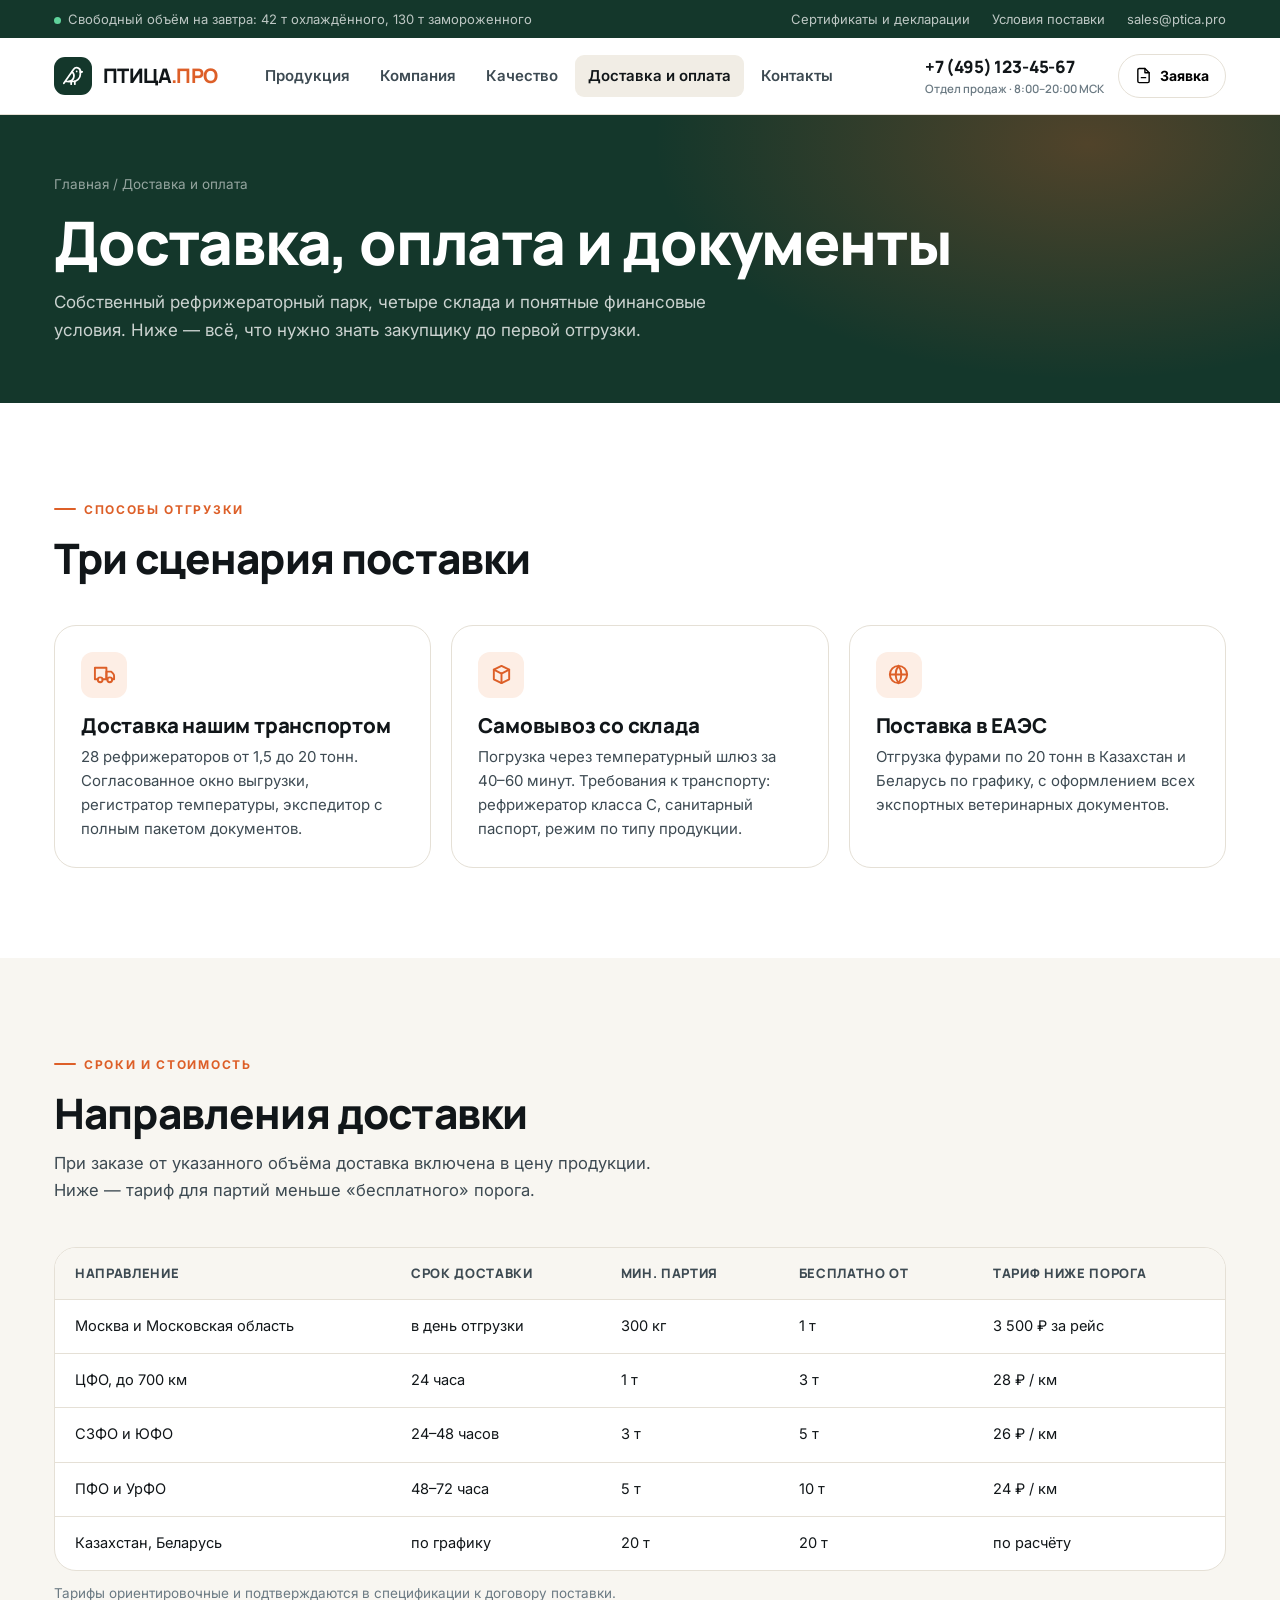
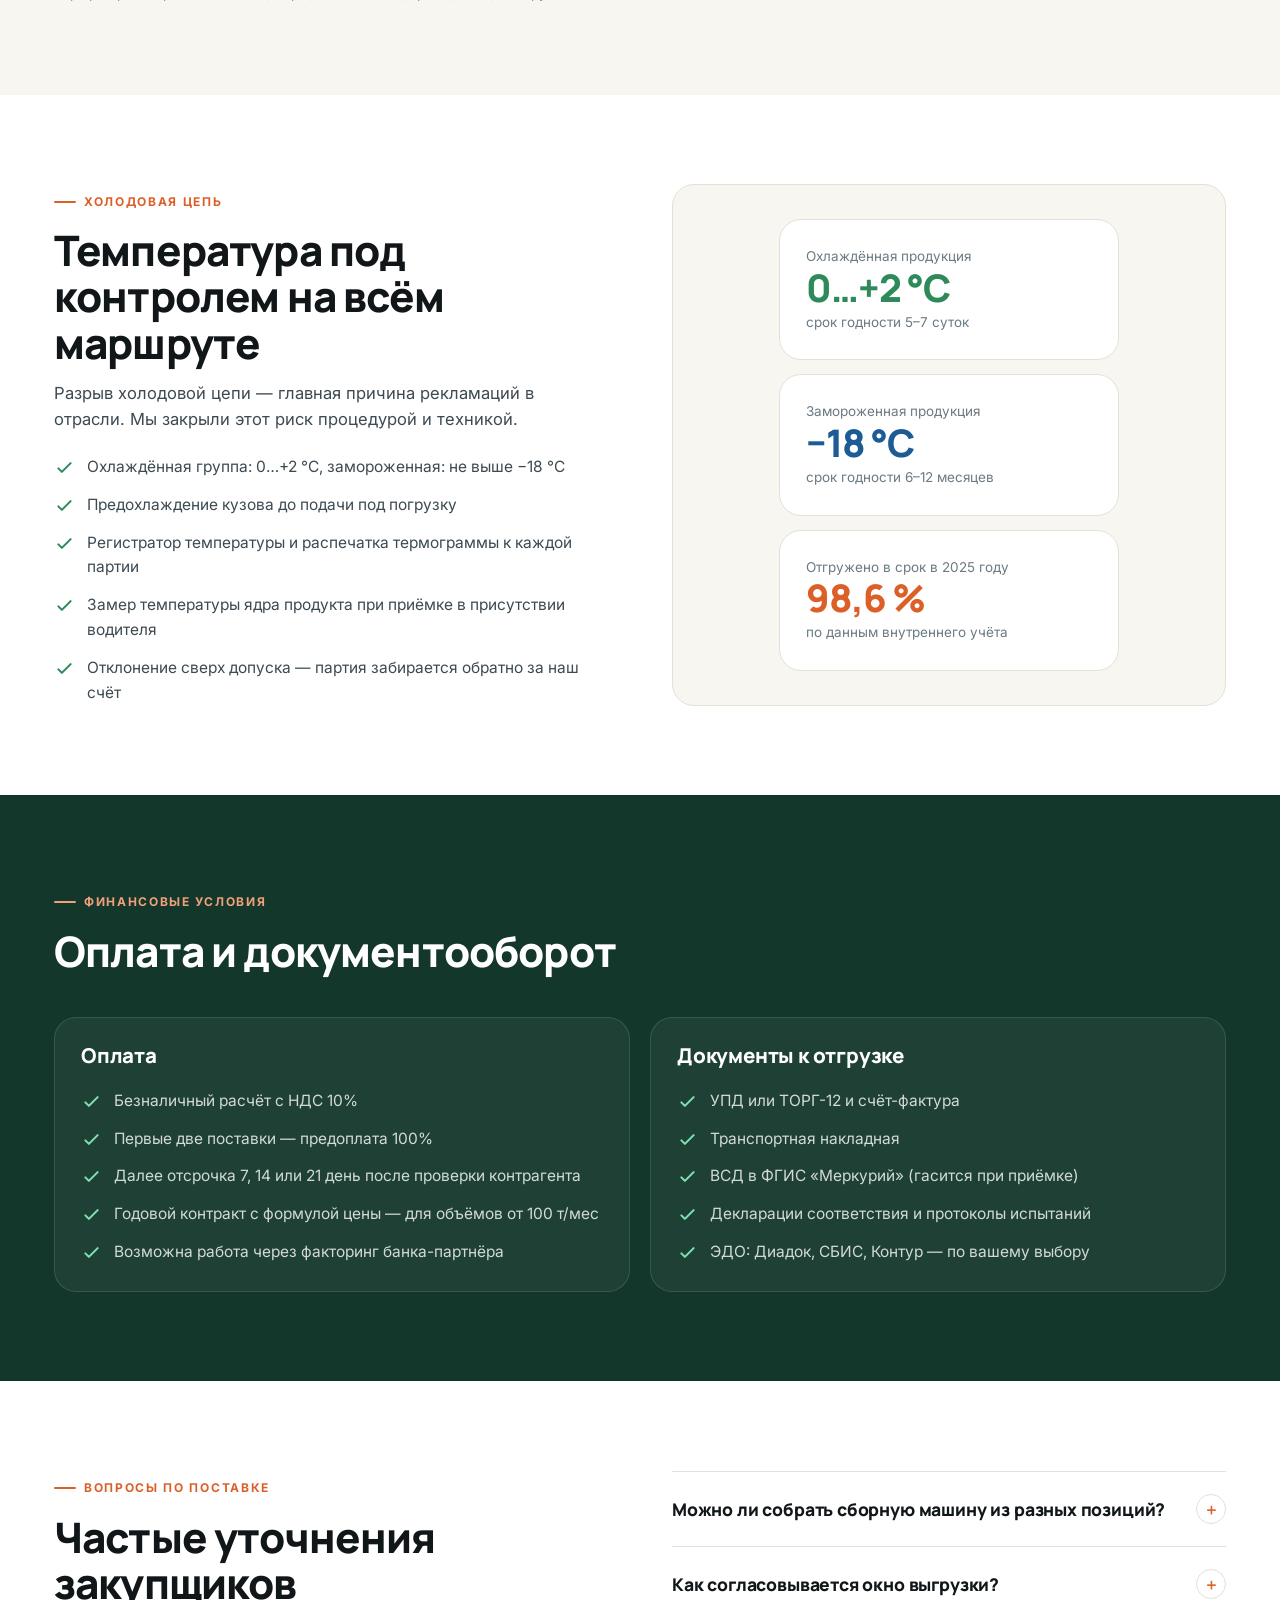
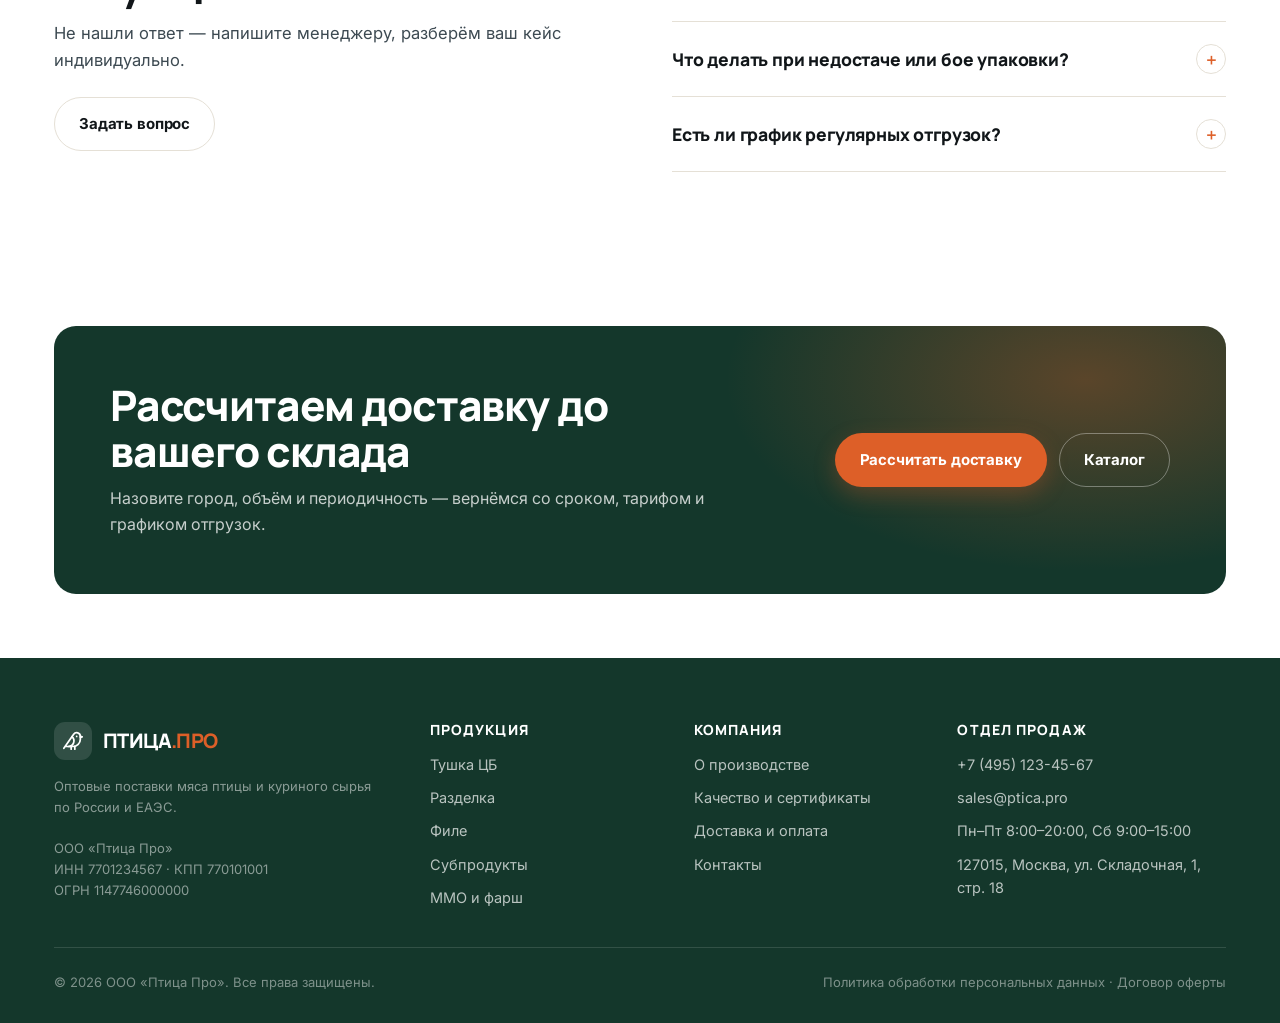
<file: delivery.html>
<!DOCTYPE html>
<html lang="ru">
<head>
<meta charset="utf-8">
<meta name="viewport" content="width=device-width, initial-scale=1">
<title>Доставка, оплата и документы — ПТИЦА.ПРО</title>
<meta name="description" content="Рефрижераторная доставка мяса птицы по России: сроки, тарифы, минимальные партии, температурный режим, условия оплаты и отсрочка, ЭДО и ВСД «Меркурий».">
<link rel="icon" href="assets/img/favicon.svg" type="image/svg+xml">
<link rel="preconnect" href="https://fonts.googleapis.com">
<link rel="preconnect" href="https://fonts.gstatic.com" crossorigin>
<link href="https://fonts.googleapis.com/css2?family=Inter:wght@400;500;600;700&family=Manrope:wght@700;800&display=swap" rel="stylesheet">
<link rel="stylesheet" href="assets/css/style.css">
</head>
<body>

<div class="topbar">
  <div class="container topbar__in">
    <div><span class="topbar__dot"></span>Свободный объём на завтра: 42 т охлаждённого, 130 т замороженного</div>
    <ul class="topbar__list">
      <li><a href="quality.html">Сертификаты и декларации</a></li>
      <li><a href="delivery.html">Условия поставки</a></li>
      <li><a href="mailto:sales@ptica.pro">sales@ptica.pro</a></li>
    </ul>
  </div>
</div>

<header class="header">
  <div class="container header__in">
    <a class="logo" href="index.html">
      <span class="logo__mark"><svg viewBox="0 0 24 24" fill="none" stroke="#fff" stroke-width="1.9" stroke-linecap="round" stroke-linejoin="round"><path d="M16 7h.01"/><path d="M3.4 18H12a8 8 0 0 0 8-8V7a4 4 0 0 0-7.28-2.3L2 20"/><path d="m20 7 2 .5-2 .5"/><path d="M10 18v3"/><path d="M14 17.75V21"/><path d="M7 18a6 6 0 0 0 3.84-10.61"/></svg></span>
      <span><b>ПТИЦА</b><i>.ПРО</i></span>
    </a>
    <nav class="nav">
      <a href="catalog.html">Продукция</a>
      <a href="company.html">Компания</a>
      <a href="quality.html">Качество</a>
      <a href="delivery.html">Доставка и оплата</a>
      <a href="contacts.html">Контакты</a>
    </nav>
    <div class="header__side">
      <a class="header__phone" href="tel:+74951234567">+7 (495) 123-45-67<small>Отдел продаж · 8:00–20:00 МСК</small></a>
      <button class="cart-btn js-open-cart" type="button">
        <svg width="17" height="17" viewBox="0 0 24 24" fill="none" stroke="currentColor" stroke-width="2" stroke-linecap="round" stroke-linejoin="round"><path d="M14 2H6a2 2 0 0 0-2 2v16a2 2 0 0 0 2 2h12a2 2 0 0 0 2-2V8z"/><path d="M14 2v6h6"/><path d="M9 15h6"/></svg>
        <span class="cart-btn__t">Заявка</span><span class="cart-btn__count js-cart-count">0</span>
      </button>
      <button class="burger" id="burger" type="button" aria-label="Меню"><i></i><i></i><i></i></button>
    </div>
  </div>
</header>

<section class="page-head">
  <div class="container page-head__in">
    <div class="crumbs"><a href="index.html">Главная</a> / Доставка и оплата</div>
    <h1>Доставка, оплата и документы</h1>
    <p>Собственный рефрижераторный парк, четыре склада и понятные финансовые условия. Ниже — всё, что нужно знать закупщику до первой отгрузки.</p>
  </div>
</section>

<!-- СПОСОБЫ -->
<section class="section">
  <div class="container">
    <div class="section-head">
      <div class="eyebrow">Способы отгрузки</div>
      <h2>Три сценария поставки</h2>
    </div>
    <div class="grid grid-3 reveal">
      <div class="card">
        <div class="card__icon"><svg viewBox="0 0 24 24" fill="none" stroke="currentColor" stroke-width="2" stroke-linecap="round" stroke-linejoin="round"><path d="M10 17h4V5H2v12h3"/><path d="M20 17h2v-3.34a4 4 0 0 0-1.17-2.83L19 9h-5v8h1"/><circle cx="7.5" cy="17.5" r="2.5"/><circle cx="17.5" cy="17.5" r="2.5"/></svg></div>
        <h3>Доставка нашим транспортом</h3>
        <p>28 рефрижераторов от 1,5 до 20 тонн. Согласованное окно выгрузки, регистратор температуры, экспедитор с полным пакетом документов.</p>
      </div>
      <div class="card">
        <div class="card__icon"><svg viewBox="0 0 24 24" fill="none" stroke="currentColor" stroke-width="2" stroke-linecap="round" stroke-linejoin="round"><path d="M20 7 12 3 4 7v10l8 4 8-4z"/><path d="m4 7 8 4 8-4M12 21V11"/></svg></div>
        <h3>Самовывоз со склада</h3>
        <p>Погрузка через температурный шлюз за 40–60 минут. Требования к транспорту: рефрижератор класса С, санитарный паспорт, режим по типу продукции.</p>
      </div>
      <div class="card">
        <div class="card__icon"><svg viewBox="0 0 24 24" fill="none" stroke="currentColor" stroke-width="2" stroke-linecap="round" stroke-linejoin="round"><circle cx="12" cy="12" r="9"/><path d="M3 12h18M12 3a15 15 0 0 1 0 18a15 15 0 0 1 0-18"/></svg></div>
        <h3>Поставка в ЕАЭС</h3>
        <p>Отгрузка фурами по 20 тонн в Казахстан и Беларусь по графику, с оформлением всех экспортных ветеринарных документов.</p>
      </div>
    </div>
  </div>
</section>

<!-- ТАРИФЫ -->
<section class="section section--cream">
  <div class="container">
    <div class="section-head">
      <div class="eyebrow">Сроки и стоимость</div>
      <h2>Направления доставки</h2>
      <p class="lead" style="margin-top:14px">При заказе от указанного объёма доставка включена в цену продукции. Ниже — тариф для партий меньше «бесплатного» порога.</p>
    </div>
    <div class="table-wrap reveal">
      <table>
        <thead><tr><th>Направление</th><th>Срок доставки</th><th>Мин. партия</th><th>Бесплатно от</th><th>Тариф ниже порога</th></tr></thead>
        <tbody>
          <tr><td>Москва и Московская область</td><td>в день отгрузки</td><td>300 кг</td><td>1 т</td><td>3 500 ₽ за рейс</td></tr>
          <tr><td>ЦФО, до 700 км</td><td>24 часа</td><td>1 т</td><td>3 т</td><td>28 ₽ / км</td></tr>
          <tr><td>СЗФО и ЮФО</td><td>24–48 часов</td><td>3 т</td><td>5 т</td><td>26 ₽ / км</td></tr>
          <tr><td>ПФО и УрФО</td><td>48–72 часа</td><td>5 т</td><td>10 т</td><td>24 ₽ / км</td></tr>
          <tr><td>Казахстан, Беларусь</td><td>по графику</td><td>20 т</td><td>20 т</td><td>по расчёту</td></tr>
        </tbody>
      </table>
    </div>
    <p class="small muted" style="margin-top:12px">Тарифы ориентировочные и подтверждаются в спецификации к договору поставки.</p>
  </div>
</section>

<!-- ТЕМПЕРАТУРА -->
<section class="section">
  <div class="container">
    <div class="split">
      <div>
        <div class="eyebrow">Холодовая цепь</div>
        <h2>Температура под контролем на всём маршруте</h2>
        <p class="lead" style="margin-top:14px">Разрыв холодовой цепи — главная причина рекламаций в отрасли. Мы закрыли этот риск процедурой и техникой.</p>
        <ul class="checklist">
          <li><svg viewBox="0 0 24 24" fill="none" stroke="currentColor" stroke-width="2.4" stroke-linecap="round" stroke-linejoin="round"><path d="m5 13 4 4L19 7"/></svg>Охлаждённая группа: 0…+2 °C, замороженная: не выше −18 °C</li>
          <li><svg viewBox="0 0 24 24" fill="none" stroke="currentColor" stroke-width="2.4" stroke-linecap="round" stroke-linejoin="round"><path d="m5 13 4 4L19 7"/></svg>Предохлаждение кузова до подачи под погрузку</li>
          <li><svg viewBox="0 0 24 24" fill="none" stroke="currentColor" stroke-width="2.4" stroke-linecap="round" stroke-linejoin="round"><path d="m5 13 4 4L19 7"/></svg>Регистратор температуры и распечатка термограммы к каждой партии</li>
          <li><svg viewBox="0 0 24 24" fill="none" stroke="currentColor" stroke-width="2.4" stroke-linecap="round" stroke-linejoin="round"><path d="m5 13 4 4L19 7"/></svg>Замер температуры ядра продукта при приёмке в присутствии водителя</li>
          <li><svg viewBox="0 0 24 24" fill="none" stroke="currentColor" stroke-width="2.4" stroke-linecap="round" stroke-linejoin="round"><path d="m5 13 4 4L19 7"/></svg>Отклонение сверх допуска — партия забирается обратно за наш счёт</li>
        </ul>
      </div>
      <div class="visual visual--cream">
        <div style="width:100%;max-width:340px">
          <div class="card" style="margin-bottom:14px">
            <div class="small muted">Охлаждённая продукция</div>
            <div class="stats__num" style="color:var(--ok)">0…+2 °C</div>
            <div class="small muted" style="margin-top:6px">срок годности 5–7 суток</div>
          </div>
          <div class="card" style="margin-bottom:14px">
            <div class="small muted">Замороженная продукция</div>
            <div class="stats__num" style="color:#1d5b96">−18 °C</div>
            <div class="small muted" style="margin-top:6px">срок годности 6–12 месяцев</div>
          </div>
          <div class="card">
            <div class="small muted">Отгружено в срок в 2025 году</div>
            <div class="stats__num" style="color:var(--accent)">98,6 %</div>
            <div class="small muted" style="margin-top:6px">по данным внутреннего учёта</div>
          </div>
        </div>
      </div>
    </div>
  </div>
</section>

<!-- ОПЛАТА -->
<section class="section section--dark">
  <div class="container">
    <div class="section-head">
      <div class="eyebrow">Финансовые условия</div>
      <h2>Оплата и документооборот</h2>
    </div>
    <div class="grid grid-2 reveal">
      <div class="card">
        <h3>Оплата</h3>
        <ul class="checklist">
          <li><svg viewBox="0 0 24 24" fill="none" stroke="currentColor" stroke-width="2.4" stroke-linecap="round" stroke-linejoin="round"><path d="m5 13 4 4L19 7"/></svg>Безналичный расчёт с НДС 10%</li>
          <li><svg viewBox="0 0 24 24" fill="none" stroke="currentColor" stroke-width="2.4" stroke-linecap="round" stroke-linejoin="round"><path d="m5 13 4 4L19 7"/></svg>Первые две поставки — предоплата 100%</li>
          <li><svg viewBox="0 0 24 24" fill="none" stroke="currentColor" stroke-width="2.4" stroke-linecap="round" stroke-linejoin="round"><path d="m5 13 4 4L19 7"/></svg>Далее отсрочка 7, 14 или 21 день после проверки контрагента</li>
          <li><svg viewBox="0 0 24 24" fill="none" stroke="currentColor" stroke-width="2.4" stroke-linecap="round" stroke-linejoin="round"><path d="m5 13 4 4L19 7"/></svg>Годовой контракт с формулой цены — для объёмов от 100 т/мес</li>
          <li><svg viewBox="0 0 24 24" fill="none" stroke="currentColor" stroke-width="2.4" stroke-linecap="round" stroke-linejoin="round"><path d="m5 13 4 4L19 7"/></svg>Возможна работа через факторинг банка-партнёра</li>
        </ul>
      </div>
      <div class="card">
        <h3>Документы к отгрузке</h3>
        <ul class="checklist">
          <li><svg viewBox="0 0 24 24" fill="none" stroke="currentColor" stroke-width="2.4" stroke-linecap="round" stroke-linejoin="round"><path d="m5 13 4 4L19 7"/></svg>УПД или ТОРГ-12 и счёт-фактура</li>
          <li><svg viewBox="0 0 24 24" fill="none" stroke="currentColor" stroke-width="2.4" stroke-linecap="round" stroke-linejoin="round"><path d="m5 13 4 4L19 7"/></svg>Транспортная накладная</li>
          <li><svg viewBox="0 0 24 24" fill="none" stroke="currentColor" stroke-width="2.4" stroke-linecap="round" stroke-linejoin="round"><path d="m5 13 4 4L19 7"/></svg>ВСД в ФГИС «Меркурий» (гасится при приёмке)</li>
          <li><svg viewBox="0 0 24 24" fill="none" stroke="currentColor" stroke-width="2.4" stroke-linecap="round" stroke-linejoin="round"><path d="m5 13 4 4L19 7"/></svg>Декларации соответствия и протоколы испытаний</li>
          <li><svg viewBox="0 0 24 24" fill="none" stroke="currentColor" stroke-width="2.4" stroke-linecap="round" stroke-linejoin="round"><path d="m5 13 4 4L19 7"/></svg>ЭДО: Диадок, СБИС, Контур — по вашему выбору</li>
        </ul>
      </div>
    </div>
  </div>
</section>

<!-- FAQ -->
<section class="section">
  <div class="container">
    <div class="split" style="align-items:start">
      <div>
        <div class="eyebrow">Вопросы по поставке</div>
        <h2>Частые уточнения закупщиков</h2>
        <p class="lead" style="margin-top:14px">Не нашли ответ — напишите менеджеру, разберём ваш кейс индивидуально.</p>
        <div class="btn-row" style="margin-top:24px"><a class="btn btn--ghost" href="contacts.html">Задать вопрос</a></div>
      </div>
      <div class="faq">
        <div class="faq__item">
          <button class="faq__q" type="button">Можно ли собрать сборную машину из разных позиций?<span>+</span></button>
          <div class="faq__a"><p>Да. В одном рейсе комбинируем позиции с одинаковым температурным режимом. Охлаждённую и замороженную группу везём в одной машине только при наличии перегородки с раздельным контуром.</p></div>
        </div>
        <div class="faq__item">
          <button class="faq__q" type="button">Как согласовывается окно выгрузки?<span>+</span></button>
          <div class="faq__a"><p>Окно фиксируется при подтверждении заявки. За 2 часа до прибытия логист присылает уведомление, при задержке более 30 минут — предупреждаем заранее и переносим слот по договорённости.</p></div>
        </div>
        <div class="faq__item">
          <button class="faq__q" type="button">Что делать при недостаче или бое упаковки?<span>+</span></button>
          <div class="faq__a"><p>Расхождения фиксируются в акте при водителе. Недостача компенсируется в следующей отгрузке или возвратом средств в течение 3 рабочих дней.</p></div>
        </div>
        <div class="faq__item">
          <button class="faq__q" type="button">Есть ли график регулярных отгрузок?<span>+</span></button>
          <div class="faq__a"><p>Да, для контрактных клиентов формируем недельный график с фиксированными днями и объёмами. Это даёт приоритет при дефиците охлаждённой группы в пиковые сезоны.</p></div>
        </div>
      </div>
    </div>
  </div>
</section>

<section class="section section--tight">
  <div class="container">
    <div class="cta reveal">
      <div class="cta__in">
        <div>
          <h2>Рассчитаем доставку до вашего склада</h2>
          <p>Назовите город, объём и периодичность — вернёмся со сроком, тарифом и графиком отгрузок.</p>
        </div>
        <div class="btn-row" style="justify-content:flex-end">
          <a class="btn btn--primary" href="contacts.html">Рассчитать доставку</a>
          <a class="btn btn--outline-light" href="catalog.html">Каталог</a>
        </div>
      </div>
    </div>
  </div>
</section>

<footer class="footer">
  <div class="container">
    <div class="footer__grid">
      <div>
        <a class="logo" href="index.html">
          <span class="logo__mark"><svg viewBox="0 0 24 24" fill="none" stroke="#fff" stroke-width="1.9" stroke-linecap="round" stroke-linejoin="round"><path d="M16 7h.01"/><path d="M3.4 18H12a8 8 0 0 0 8-8V7a4 4 0 0 0-7.28-2.3L2 20"/><path d="m20 7 2 .5-2 .5"/><path d="M10 18v3"/><path d="M14 17.75V21"/><path d="M7 18a6 6 0 0 0 3.84-10.61"/></svg></span>
          <span><b>ПТИЦА</b><i>.ПРО</i></span>
        </a>
        <p class="footer__req">Оптовые поставки мяса птицы и куриного сырья по России и ЕАЭС.<br><br>ООО «Птица Про»<br>ИНН 7701234567 · КПП 770101001<br>ОГРН 1147746000000</p>
      </div>
      <div>
        <h4>Продукция</h4>
        <ul>
          <li><a href="catalog.html?cat=tushka">Тушка ЦБ</a></li>
          <li><a href="catalog.html?cat=razdelka">Разделка</a></li>
          <li><a href="catalog.html?cat=file">Филе</a></li>
          <li><a href="catalog.html?cat=subprod">Субпродукты</a></li>
          <li><a href="catalog.html?cat=mmo">ММО и фарш</a></li>
        </ul>
      </div>
      <div>
        <h4>Компания</h4>
        <ul>
          <li><a href="company.html">О производстве</a></li>
          <li><a href="quality.html">Качество и сертификаты</a></li>
          <li><a href="delivery.html">Доставка и оплата</a></li>
          <li><a href="contacts.html">Контакты</a></li>
        </ul>
      </div>
      <div>
        <h4>Отдел продаж</h4>
        <ul>
          <li><a href="tel:+74951234567">+7 (495) 123-45-67</a></li>
          <li><a href="mailto:sales@ptica.pro">sales@ptica.pro</a></li>
          <li>Пн–Пт 8:00–20:00, Сб 9:00–15:00</li>
          <li>127015, Москва, ул. Складочная, 1, стр. 18</li>
        </ul>
      </div>
    </div>
    <div class="footer__bottom">
      <span>© <span class="js-year">2026</span> ООО «Птица Про». Все права защищены.</span>
      <span>Политика обработки персональных данных · Договор оферты</span>
    </div>
  </div>
</footer>

<div class="drawer-backdrop" id="drawerBackdrop"></div>
<aside class="drawer" id="drawer" aria-label="Заявка">
  <div class="drawer__head">
    <h3>Ваша заявка</h3>
    <button class="drawer__close" id="drawerClose" type="button" aria-label="Закрыть">×</button>
  </div>
  <div class="drawer__body" id="drawerBody"></div>
  <div class="drawer__foot">
    <div style="display:flex;justify-content:space-between;align-items:center;margin-bottom:14px">
      <span class="small muted">Ориентировочная сумма</span>
      <b id="drawerTotal" style="font-family:var(--font-display);font-size:19px">—</b>
    </div>
    <form data-form="request">
      <div class="field"><input name="phone" type="tel" required placeholder="Телефон для связи"></div>
      <button class="btn btn--primary btn--block" type="submit" data-label="Отправить заявку">Отправить заявку</button>
      <div class="form-ok">Заявка отправлена. Менеджер пришлёт коммерческое предложение в течение часа.</div>
    </form>
    <button class="btn btn--ghost btn--block btn--sm" id="drawerClear" type="button" style="margin-top:10px">Очистить заявку</button>
  </div>
</aside>

<div class="mobile-nav" id="mobileNav">
  <div class="mobile-nav__head">
    <span class="logo"><span class="logo__mark"><svg viewBox="0 0 24 24" fill="none" stroke="#fff" stroke-width="1.9" stroke-linecap="round" stroke-linejoin="round"><path d="M16 7h.01"/><path d="M3.4 18H12a8 8 0 0 0 8-8V7a4 4 0 0 0-7.28-2.3L2 20"/><path d="m20 7 2 .5-2 .5"/><path d="M10 18v3"/><path d="M14 17.75V21"/><path d="M7 18a6 6 0 0 0 3.84-10.61"/></svg></span><span><b>ПТИЦА</b><i>.ПРО</i></span></span>
    <button class="drawer__close" id="mobileClose" type="button" aria-label="Закрыть">×</button>
  </div>
  <a href="catalog.html">Продукция</a>
  <a href="company.html">Компания</a>
  <a href="quality.html">Качество</a>
  <a href="delivery.html">Доставка и оплата</a>
  <a href="contacts.html">Контакты</a>
  <div class="mobile-nav__foot">
    <a class="btn btn--primary btn--block" href="tel:+74951234567">+7 (495) 123-45-67</a>
    <a class="btn btn--ghost btn--block" href="mailto:sales@ptica.pro">sales@ptica.pro</a>
  </div>
</div>

<script src="assets/js/app.js"></script>
</body>
</html>
</file>
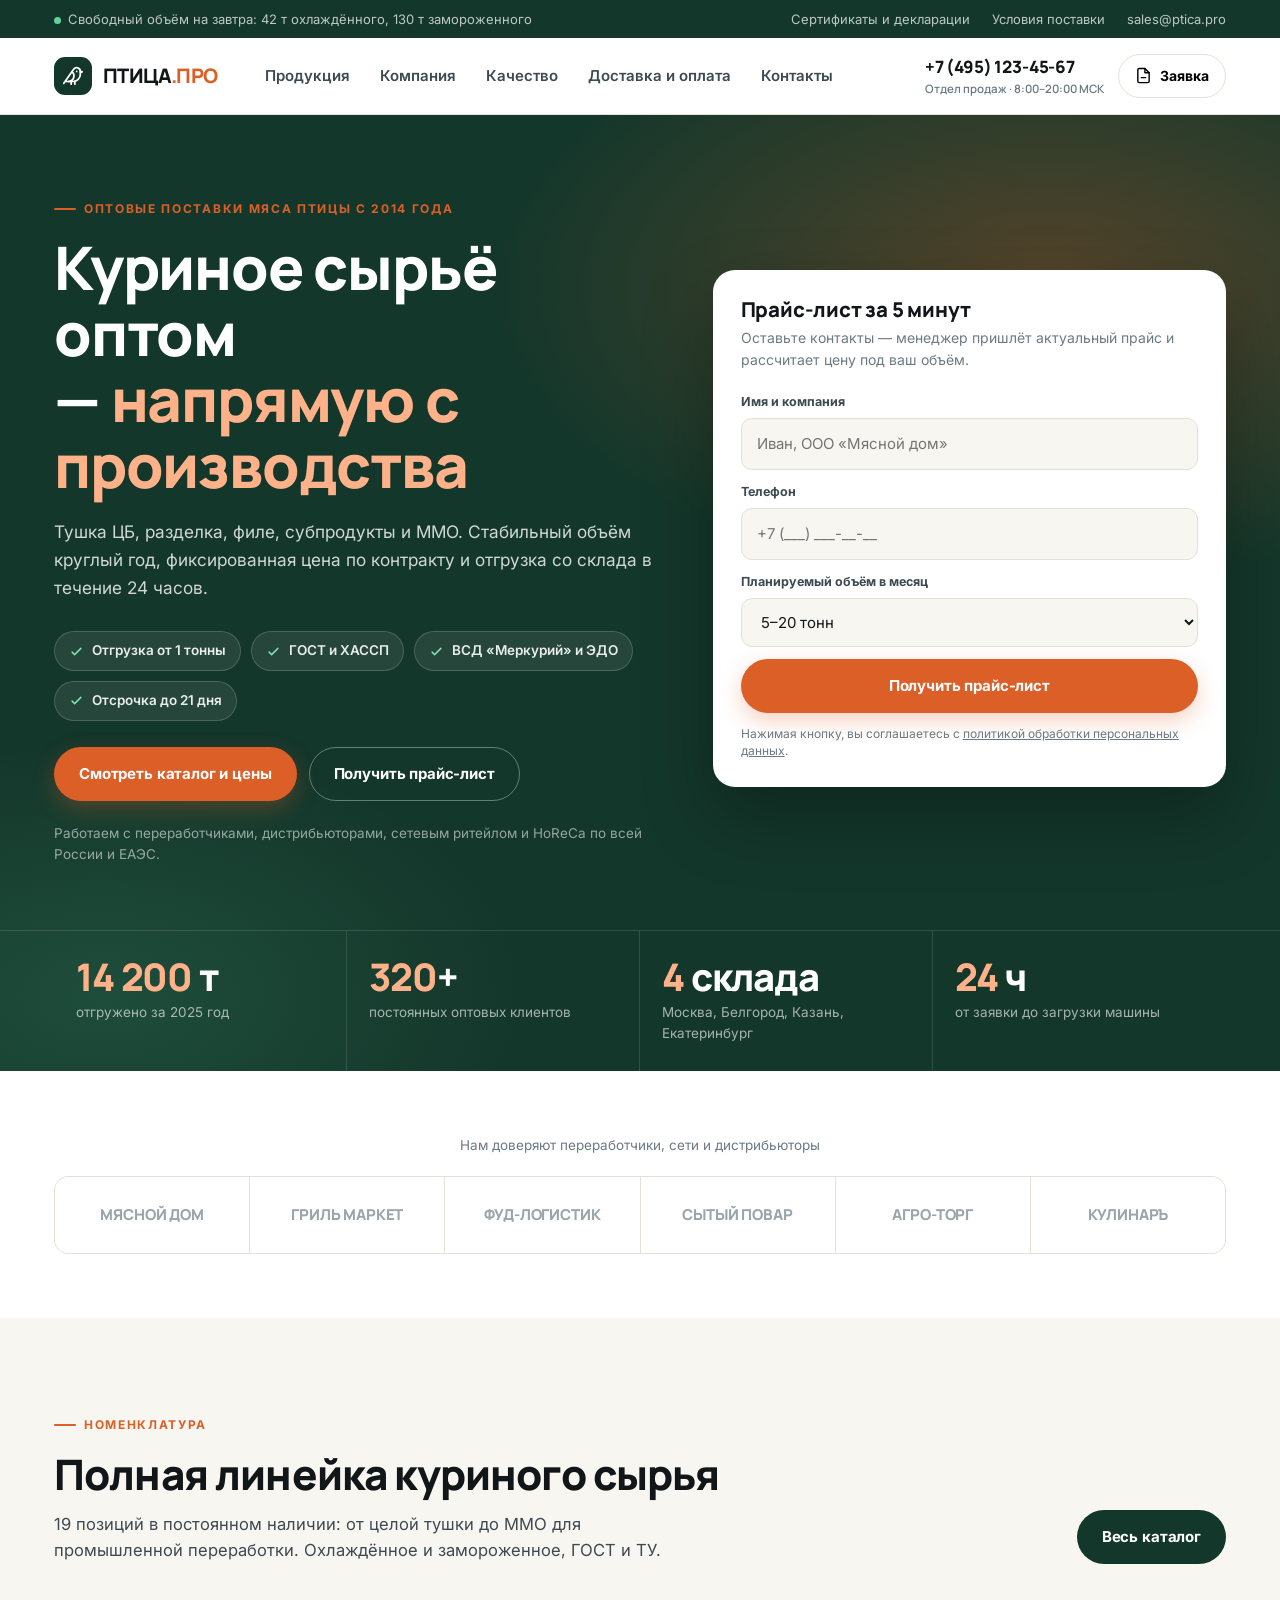
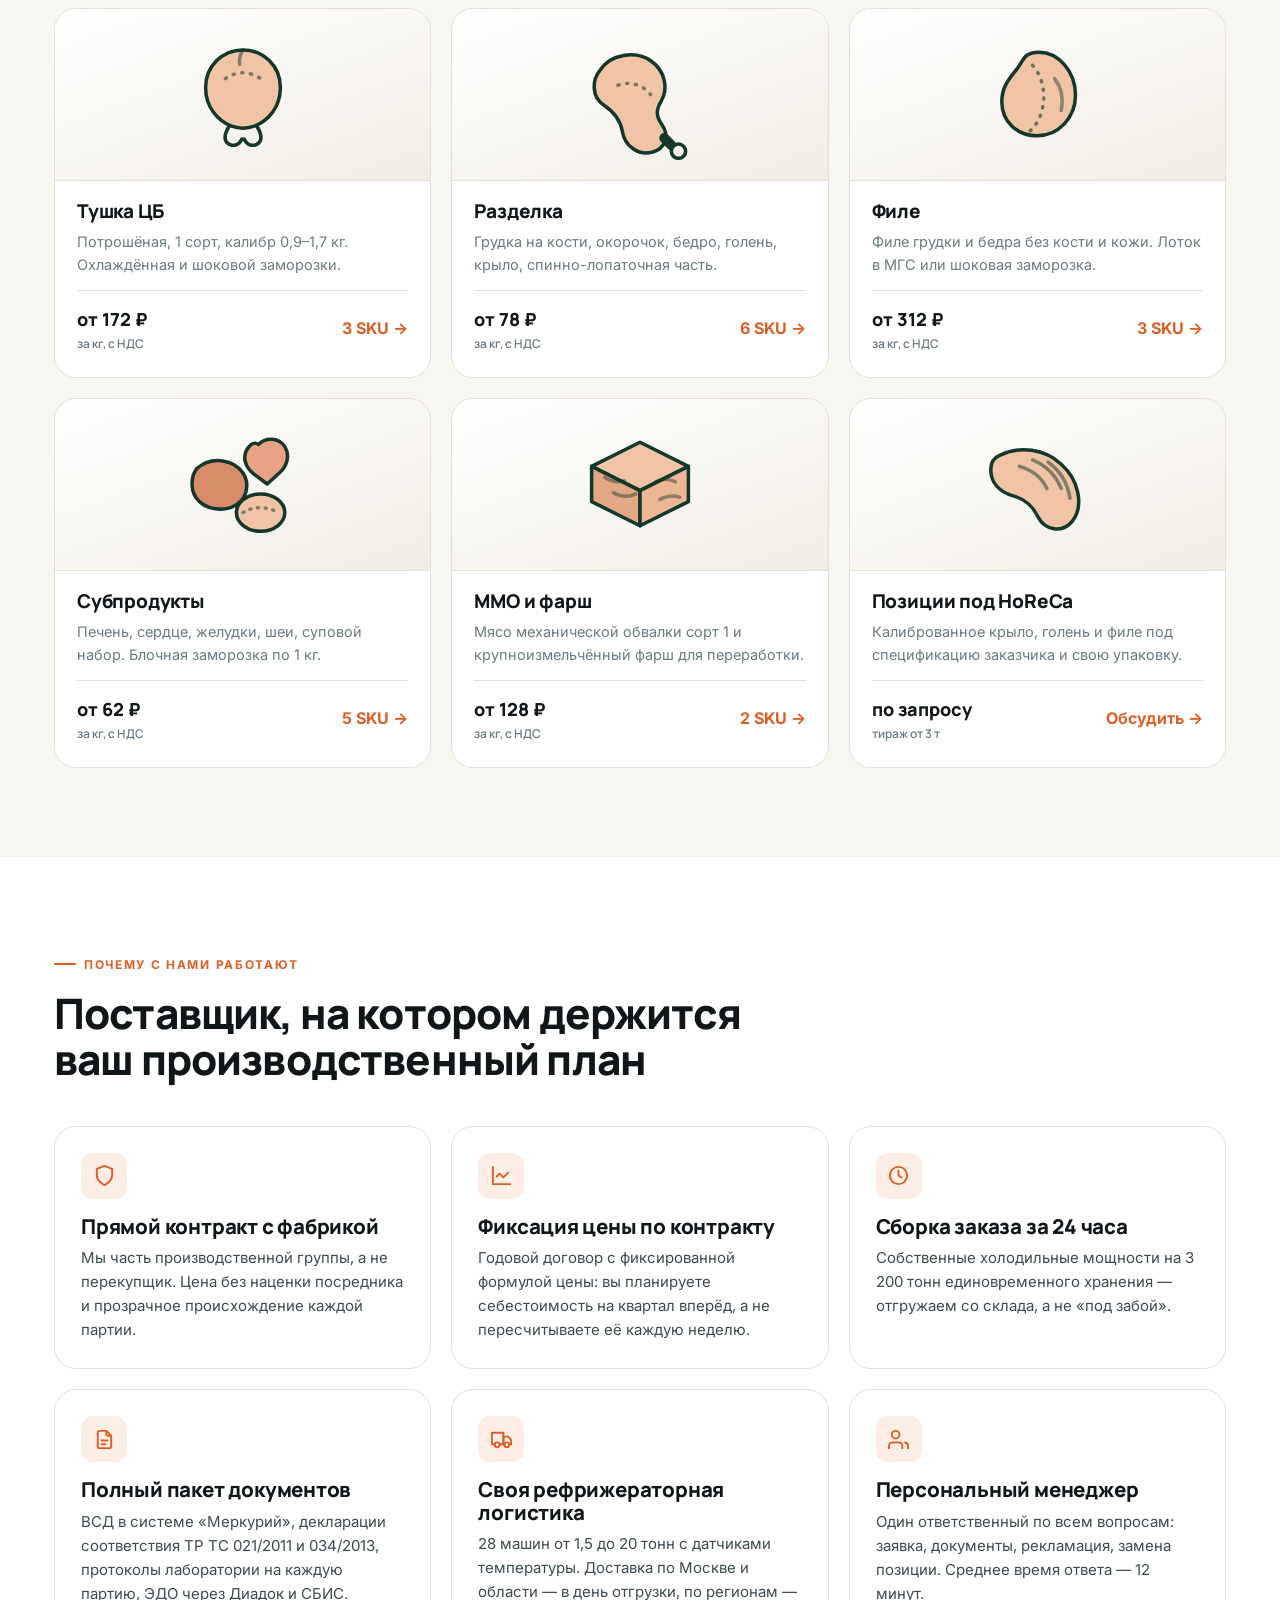
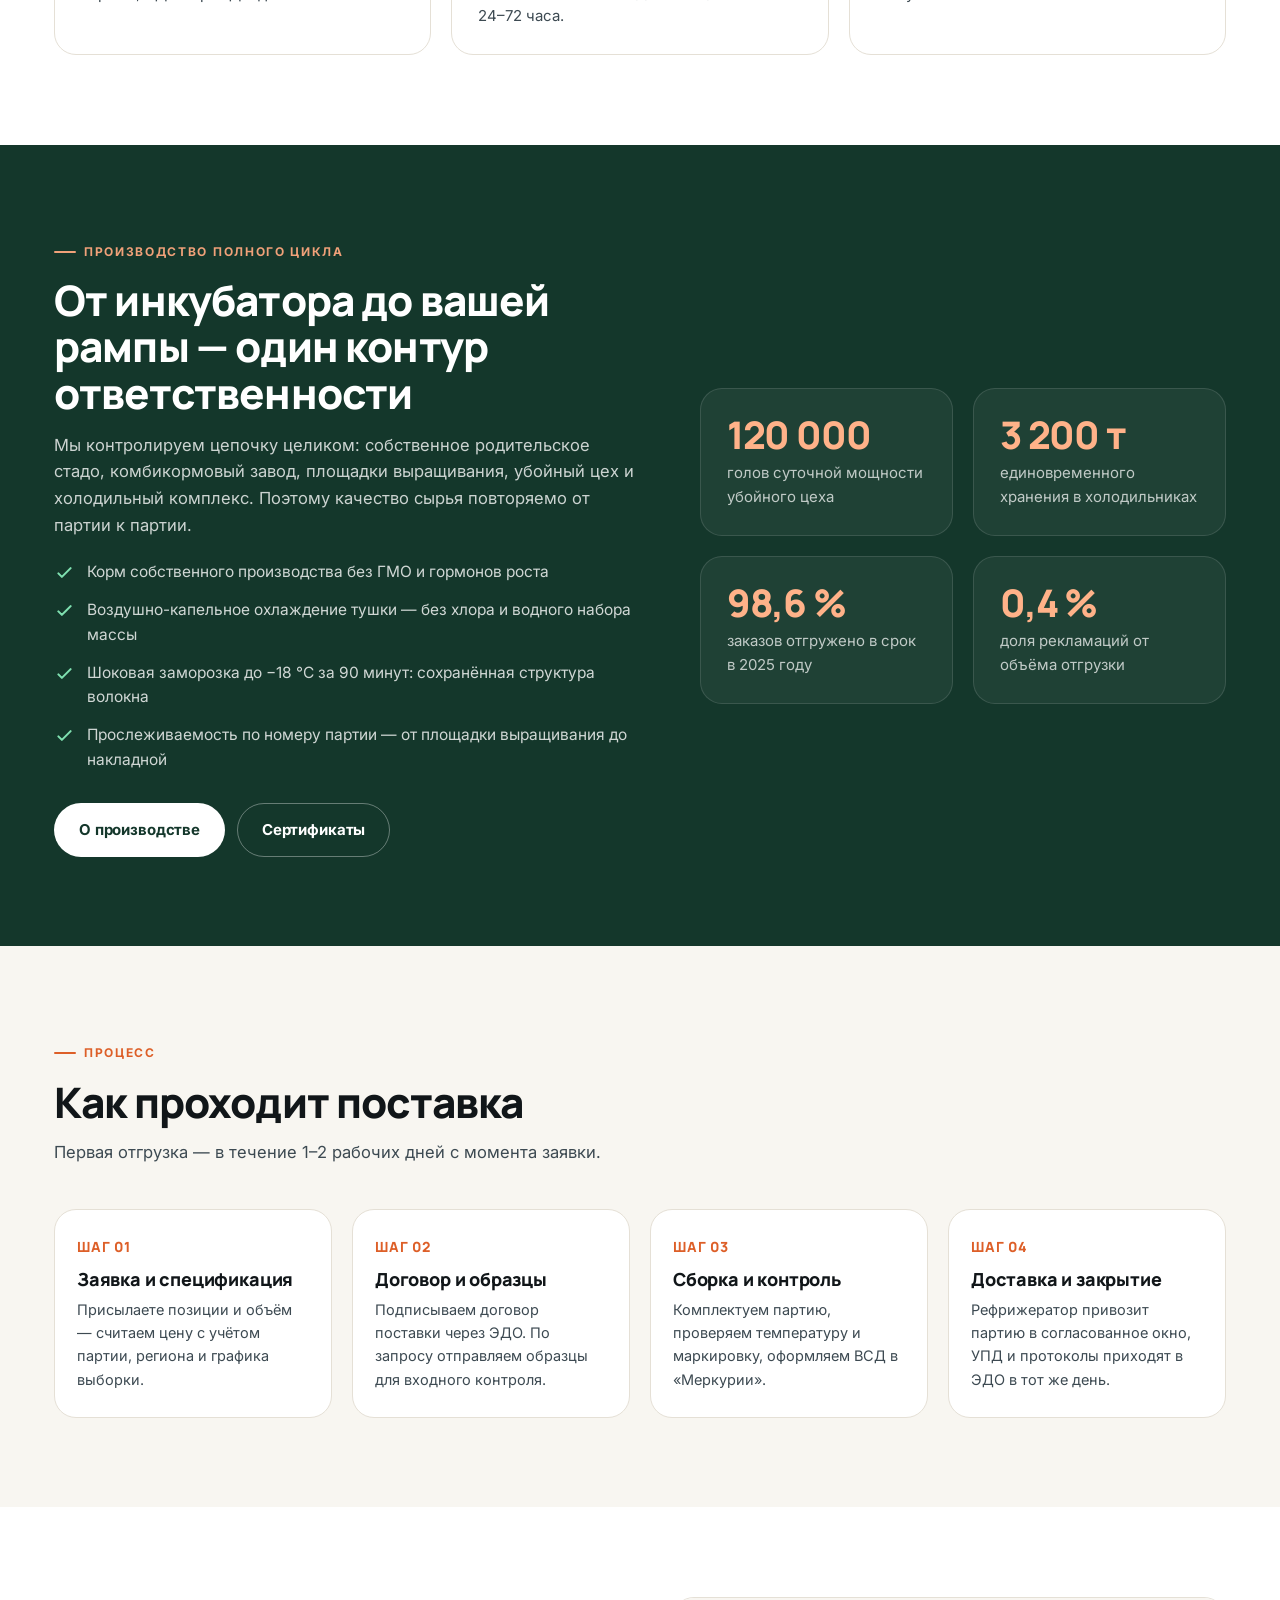
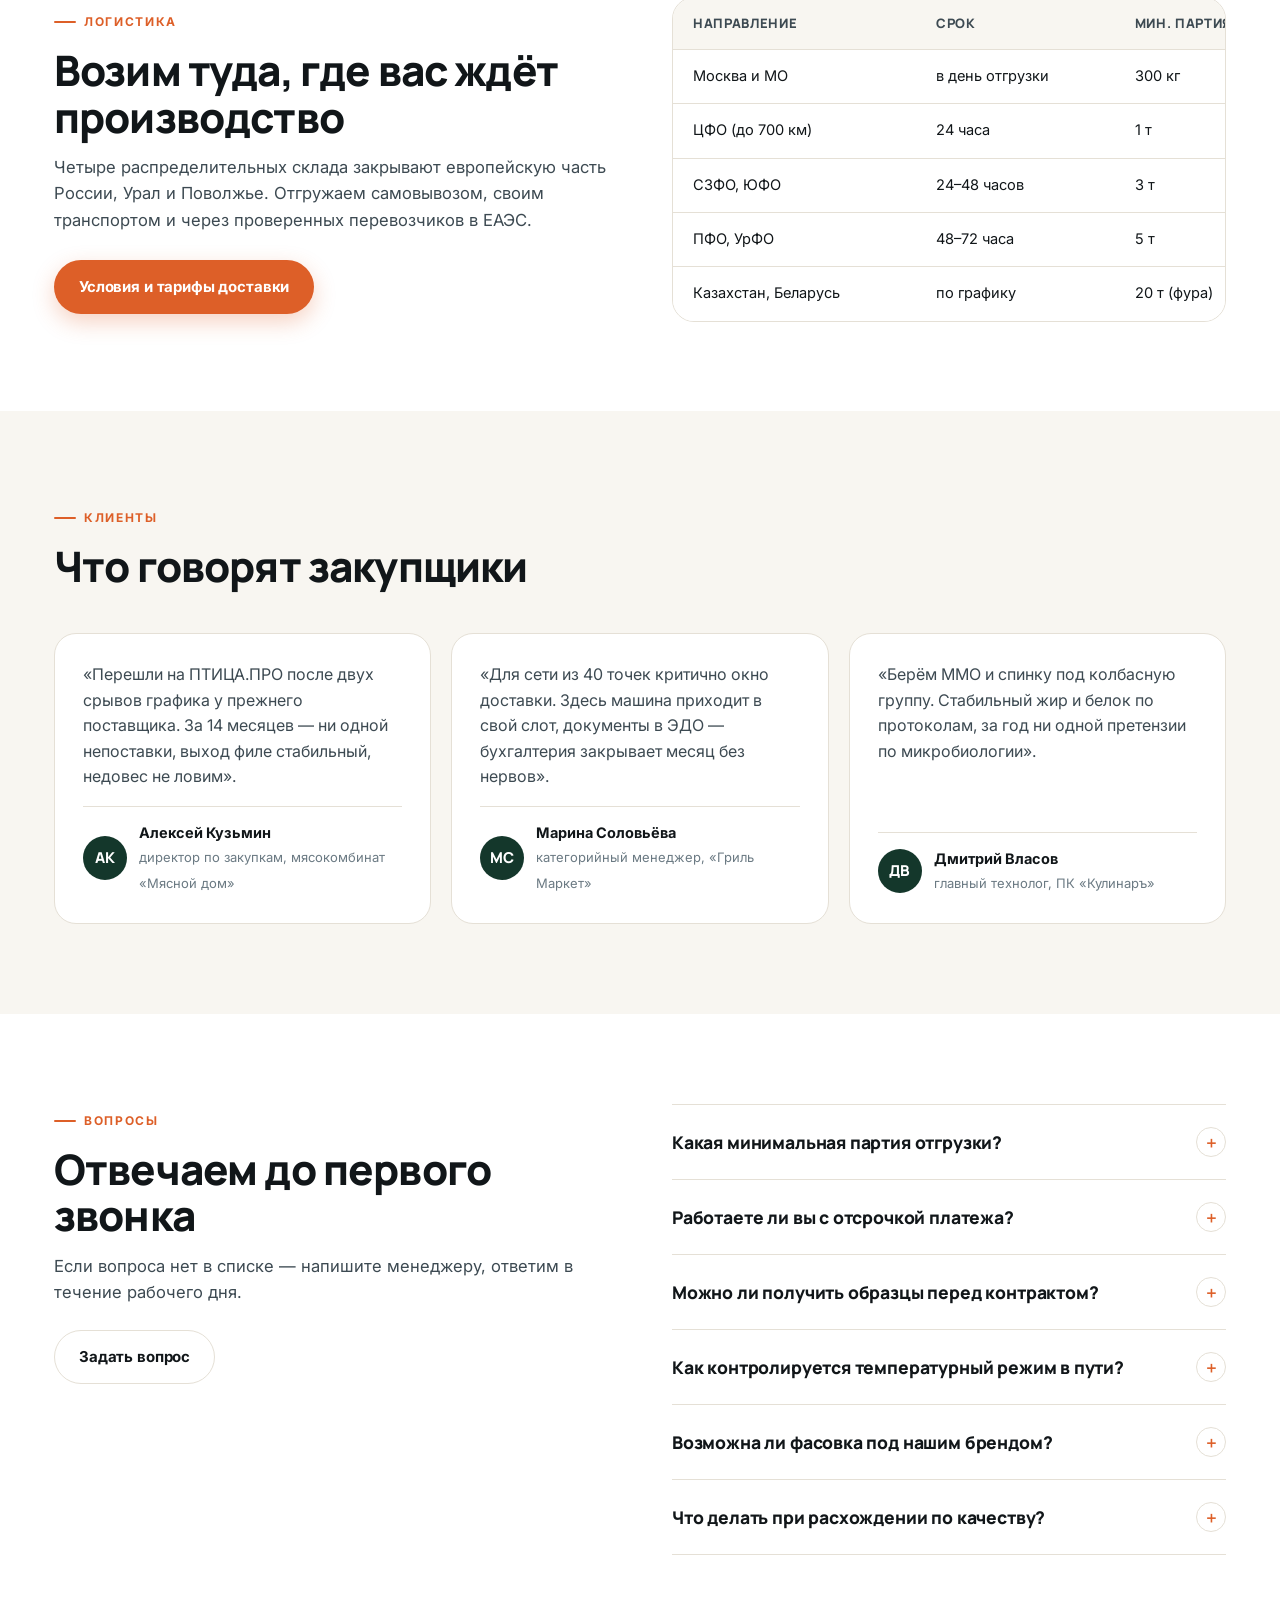
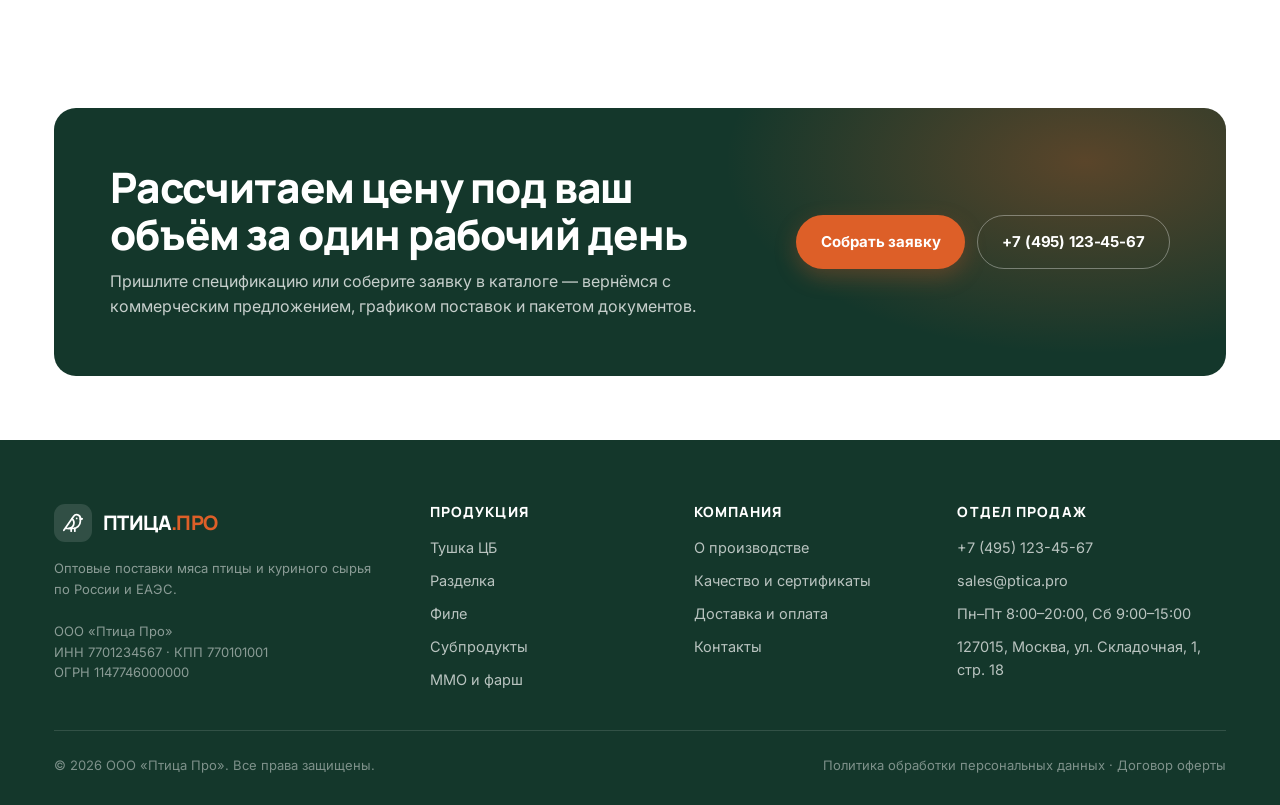
<file: ptica-pro.html>
<!DOCTYPE html>
<html lang="ru">
<head>
<meta charset="utf-8">
<meta name="viewport" content="width=device-width, initial-scale=1">
<title>ПТИЦА.ПРО — куриное сырьё оптом от производителя</title>
<meta name="description" content="Оптовые поставки куриного сырья: тушка ЦБ, разделка, филе, субпродукты, ММО. Каталог, производство, качество, логистика.">
<link rel="icon" href="[data-uri]">
<link rel="preconnect" href="https://fonts.googleapis.com">
<link rel="preconnect" href="https://fonts.gstatic.com" crossorigin>
<link href="https://fonts.googleapis.com/css2?family=Inter:wght@400;500;600;700&family=Manrope:wght@700;800&display=swap" rel="stylesheet">
<style>
/* ============================================================
   ПТИЦА.ПРО — дизайн-система
   ============================================================ */

:root{
  --ink:#111619;
  --ink-2:#3d4a52;
  --ink-3:#6b7a83;
  --bg:#ffffff;
  --cream:#f8f6f1;
  --cream-2:#f1ede5;
  --line:#e5e0d6;
  --brand:#14372b;
  --brand-2:#1d5140;
  --accent:#dd5f28;
  --accent-2:#c34e1c;
  --accent-soft:#fdeee5;
  --ok:#2f8a5b;
  --radius:14px;
  --radius-lg:22px;
  --shadow-s:0 1px 2px rgba(17,22,25,.05), 0 4px 14px rgba(17,22,25,.05);
  --shadow-m:0 2px 6px rgba(17,22,25,.06), 0 18px 40px rgba(17,22,25,.09);
  --maxw:1220px;
  --font:"Inter","Segoe UI",system-ui,-apple-system,sans-serif;
  --font-display:"Manrope","Inter","Segoe UI",system-ui,sans-serif;
}

*,*::before,*::after{box-sizing:border-box}
html{scroll-behavior:smooth}
body{
  margin:0;background:var(--bg);color:var(--ink);
  font-family:var(--font);font-size:16px;line-height:1.6;
  -webkit-font-smoothing:antialiased;overflow-x:hidden;
}
img{max-width:100%;display:block}
a{color:inherit;text-decoration:none}
button{font:inherit;cursor:pointer}
h1,h2,h3,h4{font-family:var(--font-display);font-weight:800;line-height:1.1;letter-spacing:-.02em;margin:0}
h1{font-size:clamp(34px,5.2vw,60px)}
h2{font-size:clamp(27px,3.4vw,42px)}
h3{font-size:clamp(19px,1.6vw,23px);letter-spacing:-.01em}
p{margin:0}
.container{width:100%;max-width:var(--maxw);margin:0 auto;padding:0 24px}
.section{padding:clamp(56px,7vw,104px) 0}
.section--cream{background:var(--cream)}
.section--dark{background:var(--brand);color:#fff}
.section--tight{padding:clamp(44px,5vw,68px) 0}

/* ---------- утилиты ---------- */
.eyebrow{
  display:inline-flex;align-items:center;gap:8px;
  font-size:12px;font-weight:700;letter-spacing:.14em;text-transform:uppercase;
  color:var(--accent);margin-bottom:16px;
}
.eyebrow::before{content:"";width:22px;height:2px;background:var(--accent);border-radius:2px}
.section--dark .eyebrow{color:#f0a179}
.section--dark .eyebrow::before{background:#f0a179}
.lead{font-size:clamp(16px,1.3vw,18.5px);color:var(--ink-2);max-width:62ch}
.section--dark .lead{color:rgba(255,255,255,.78)}
.section-head{max-width:760px;margin-bottom:clamp(28px,3.4vw,48px)}
.section-head--row{max-width:none;display:flex;gap:32px;align-items:flex-end;justify-content:space-between;flex-wrap:wrap}
.muted{color:var(--ink-3)}
.small{font-size:13.5px}
.center{text-align:center;margin-left:auto;margin-right:auto}

/* ---------- кнопки ---------- */
.btn{
  display:inline-flex;align-items:center;justify-content:center;gap:9px;
  padding:14px 24px;border-radius:999px;border:1px solid transparent;
  font-weight:700;font-size:15px;letter-spacing:-.01em;
  transition:transform .18s ease, background .18s ease, color .18s ease, border-color .18s ease, box-shadow .18s ease;
  white-space:nowrap;
}
.btn:hover{transform:translateY(-2px)}
.btn:active{transform:translateY(0)}
.btn--primary{background:var(--accent);color:#fff;box-shadow:0 8px 22px rgba(221,95,40,.28)}
.btn--primary:hover{background:var(--accent-2)}
.btn--dark{background:var(--brand);color:#fff}
.btn--dark:hover{background:var(--brand-2)}
.btn--ghost{background:transparent;color:var(--ink);border-color:var(--line)}
.btn--ghost:hover{border-color:var(--ink);background:#fff}
.btn--light{background:#fff;color:var(--brand)}
.btn--outline-light{background:transparent;color:#fff;border-color:rgba(255,255,255,.35)}
.btn--outline-light:hover{border-color:#fff;background:rgba(255,255,255,.08)}
.btn--sm{padding:10px 18px;font-size:14px}
.btn--block{width:100%}
.btn-row{display:flex;gap:12px;flex-wrap:wrap}
.link-arrow{display:inline-flex;align-items:center;gap:8px;font-weight:700;color:var(--accent)}
.link-arrow svg{transition:transform .18s ease}
.link-arrow:hover svg{transform:translateX(4px)}

/* ---------- шапка ---------- */
.topbar{background:var(--brand);color:rgba(255,255,255,.72);font-size:13px}
.topbar__in{display:flex;justify-content:space-between;align-items:center;gap:20px;height:38px}
.topbar__list{display:flex;gap:22px;align-items:center;list-style:none;margin:0;padding:0}
.topbar a:hover{color:#fff}
.topbar__dot{display:inline-block;width:7px;height:7px;border-radius:50%;background:#5fd39b;margin-right:7px}

.header{position:sticky;top:0;z-index:60;background:rgba(255,255,255,.92);backdrop-filter:blur(12px);border-bottom:1px solid var(--line)}
.header__in{display:flex;align-items:center;gap:26px;height:76px}
.logo{display:flex;align-items:center;gap:11px;font-family:var(--font-display);font-weight:800;font-size:20px;letter-spacing:-.03em}
.logo__mark{width:38px;height:38px;border-radius:11px;background:var(--brand);display:grid;place-items:center;flex:none}
.logo__mark svg{width:22px;height:22px}
.logo b{font-weight:800}
.logo i{font-style:normal;color:var(--accent)}
.nav{display:flex;gap:4px;margin-left:8px}
.nav a{padding:9px 13px;border-radius:9px;font-size:15px;font-weight:600;color:var(--ink-2);transition:.16s}
.nav a:hover{background:var(--cream);color:var(--ink)}
.nav a.is-active{color:var(--ink);background:var(--cream-2)}
.header__side{margin-left:auto;display:flex;align-items:center;gap:14px}
.header__phone{font-family:var(--font-display);font-weight:800;font-size:17px;letter-spacing:-.01em;white-space:nowrap}
.header__phone small{display:block;font-size:11.5px;font-weight:600;color:var(--ink-3);letter-spacing:0}
.burger{display:none;width:44px;height:44px;border:1px solid var(--line);border-radius:11px;background:#fff;align-items:center;justify-content:center;flex-direction:column;gap:4px}
.burger i{display:block;width:18px;height:2px;background:var(--ink);border-radius:2px;transition:.2s}
.cart-btn{position:relative;display:inline-flex;align-items:center;gap:8px;padding:10px 16px;border-radius:999px;border:1px solid var(--line);background:#fff;font-weight:700;font-size:14px}
.cart-btn:hover{border-color:var(--ink)}
.cart-btn__count{min-width:20px;height:20px;padding:0 6px;border-radius:999px;background:var(--accent);color:#fff;font-size:12px;display:grid;place-items:center}

/* ---------- герой ---------- */
.hero{position:relative;background:var(--brand);color:#fff;overflow:hidden}
.hero::after{
  content:"";position:absolute;inset:0;
  background:
    radial-gradient(900px 480px at 82% 18%, rgba(221,95,40,.32), transparent 62%),
    radial-gradient(700px 420px at 8% 92%, rgba(95,211,155,.14), transparent 60%);
  pointer-events:none;
}
.hero__grid{position:relative;z-index:2;display:grid;grid-template-columns:1.08fr .92fr;gap:56px;align-items:center;padding:clamp(56px,6vw,92px) 0 clamp(52px,5vw,78px)}
.hero h1{color:#fff;margin-bottom:20px}
.hero h1 em{font-style:normal;color:#ffb289}
.hero__text{font-size:clamp(16px,1.35vw,19px);color:rgba(255,255,255,.8);max-width:56ch;margin-bottom:30px}
.hero__badges{display:flex;gap:10px;flex-wrap:wrap;margin-bottom:26px}
.chip{
  display:inline-flex;align-items:center;gap:8px;padding:8px 14px;border-radius:999px;
  background:rgba(255,255,255,.08);border:1px solid rgba(255,255,255,.16);
  font-size:13.5px;font-weight:600;color:rgba(255,255,255,.9);
}
.chip svg{width:15px;height:15px;color:#7fe0b0}
.hero__note{margin-top:22px;font-size:13.5px;color:rgba(255,255,255,.55)}

.hero-card{
  background:#fff;color:var(--ink);border-radius:var(--radius-lg);padding:28px;
  box-shadow:0 30px 70px rgba(0,0,0,.28);
}
.hero-card h3{margin-bottom:6px}
.hero-card__sub{font-size:14px;color:var(--ink-3);margin-bottom:20px}
.field{margin-bottom:12px}
.field label{display:block;font-size:12.5px;font-weight:700;color:var(--ink-2);margin-bottom:6px}
.field input,.field select,.field textarea{
  width:100%;padding:13px 15px;border:1px solid var(--line);border-radius:11px;background:var(--cream);
  font:inherit;font-size:15px;color:var(--ink);transition:.16s;
}
.field input:focus,.field select:focus,.field textarea:focus{outline:none;border-color:var(--accent);background:#fff;box-shadow:0 0 0 4px var(--accent-soft)}
.field textarea{resize:vertical;min-height:96px}
.form-note{font-size:12px;color:var(--ink-3);margin-top:12px;line-height:1.45}
.form-note a{text-decoration:underline}
.form-ok{
  display:none;margin-top:14px;padding:13px 15px;border-radius:11px;
  background:#eaf6ef;border:1px solid #bfe3ce;color:#1f6b46;font-size:14px;font-weight:600;
}
.form-ok.is-visible{display:block}

/* ---------- полоса показателей ---------- */
.stats{border-top:1px solid rgba(255,255,255,.13);position:relative;z-index:2}
.stats__grid{display:grid;grid-template-columns:repeat(4,1fr)}
.stats__item{padding:26px 22px;border-right:1px solid rgba(255,255,255,.13)}
.stats__item:last-child{border-right:0}
.stats__num{font-family:var(--font-display);font-weight:800;font-size:clamp(28px,3vw,38px);color:#fff;letter-spacing:-.03em;line-height:1}
.stats__num span{color:#ffb289}
.stats__label{font-size:13.5px;color:rgba(255,255,255,.62);margin-top:7px}

/* ---------- сетки/карточки ---------- */
.grid{display:grid;gap:20px}
.grid-2{grid-template-columns:repeat(2,1fr)}
.grid-3{grid-template-columns:repeat(3,1fr)}
.grid-4{grid-template-columns:repeat(4,1fr)}

.card{background:#fff;border:1px solid var(--line);border-radius:var(--radius-lg);padding:26px;transition:.2s}
.card:hover{box-shadow:var(--shadow-m);transform:translateY(-3px);border-color:#d9d2c5}
.card__icon{width:46px;height:46px;border-radius:12px;background:var(--accent-soft);display:grid;place-items:center;margin-bottom:16px;color:var(--accent)}
.card__icon svg{width:23px;height:23px}
.card h3{margin-bottom:9px}
.card p{color:var(--ink-2);font-size:15px}
.section--dark .card{background:rgba(255,255,255,.05);border-color:rgba(255,255,255,.12);color:#fff}
.section--dark .card p{color:rgba(255,255,255,.72)}
.section--dark .card__icon{background:rgba(255,255,255,.1);color:#ffb289}

/* карточка категории */
.cat{
  position:relative;display:flex;flex-direction:column;background:var(--cream);border:1px solid var(--line);
  border-radius:var(--radius-lg);overflow:hidden;transition:.2s;
}
.cat:hover{transform:translateY(-4px);box-shadow:var(--shadow-m);border-color:#d9d2c5}
.cat__media{height:172px;display:grid;place-items:center;background:linear-gradient(160deg,#fff 0%,var(--cream-2) 100%);border-bottom:1px solid var(--line)}
.cat__media img{width:132px;height:132px;object-fit:contain}
.cat__body{padding:20px 22px 24px;display:flex;flex-direction:column;gap:8px;flex:1;background:#fff}
.cat__body h3{font-size:19px}
.cat__body p{font-size:14.5px;color:var(--ink-3);flex:1}
.cat__meta{display:flex;align-items:center;justify-content:space-between;gap:12px;margin-top:6px;padding-top:14px;border-top:1px solid var(--line)}
.cat__price{font-family:var(--font-display);font-weight:800;font-size:18px}
.cat__price small{font-size:12px;font-weight:600;color:var(--ink-3);display:block;letter-spacing:0}

/* ---------- каталог ---------- */
.catalog-layout{display:grid;grid-template-columns:264px 1fr;gap:34px;align-items:start}
.filters{position:sticky;top:96px;background:var(--cream);border:1px solid var(--line);border-radius:var(--radius-lg);padding:22px}
.filters h4{font-family:var(--font-display);font-size:13px;letter-spacing:.1em;text-transform:uppercase;color:var(--ink-3);margin:0 0 12px}
.filters__group{margin-bottom:22px}
.filters__group:last-child{margin-bottom:0}
.fopt{display:flex;align-items:center;gap:10px;padding:7px 0;font-size:14.5px;color:var(--ink-2);cursor:pointer}
.fopt input{width:17px;height:17px;accent-color:var(--accent);cursor:pointer}
.fopt:hover{color:var(--ink)}
.catalog-bar{display:flex;align-items:center;justify-content:space-between;gap:16px;flex-wrap:wrap;margin-bottom:20px}
.search{position:relative;flex:1;min-width:220px;max-width:360px}
.search input{width:100%;padding:12px 16px 12px 42px;border:1px solid var(--line);border-radius:11px;font:inherit;font-size:15px;background:#fff}
.search input:focus{outline:none;border-color:var(--accent);box-shadow:0 0 0 4px var(--accent-soft)}
.search svg{position:absolute;left:14px;top:50%;transform:translateY(-50%);width:18px;height:18px;color:var(--ink-3)}

.plist{display:grid;grid-template-columns:repeat(3,1fr);gap:20px}
.product{display:flex;flex-direction:column;background:#fff;border:1px solid var(--line);border-radius:var(--radius-lg);overflow:hidden;transition:.2s}
.product:hover{box-shadow:var(--shadow-m);transform:translateY(-3px)}
.product__media{position:relative;height:156px;display:grid;place-items:center;background:linear-gradient(160deg,#fdfcfa,var(--cream-2))}
.product__media img{width:110px;height:110px;object-fit:contain}
.tag{position:absolute;top:12px;left:12px;padding:5px 11px;border-radius:999px;font-size:11.5px;font-weight:700;letter-spacing:.02em}
.tag--frozen{background:#e6f0fa;color:#1d5b96}
.tag--chilled{background:#eaf6ef;color:#1f6b46}
.product__body{padding:18px 20px 20px;display:flex;flex-direction:column;gap:10px;flex:1}
.product__title{font-family:var(--font-display);font-weight:800;font-size:17px;letter-spacing:-.01em}
.product__art{font-size:12px;color:var(--ink-3);font-variant-numeric:tabular-nums}
.specs{display:grid;gap:6px;margin:2px 0 4px}
.specs div{display:flex;justify-content:space-between;gap:12px;font-size:13.2px;border-bottom:1px dashed var(--line);padding-bottom:5px}
.specs span:first-child{color:var(--ink-3)}
.specs span:last-child{font-weight:600;text-align:right}
.product__foot{margin-top:auto;display:flex;align-items:center;justify-content:space-between;gap:10px;padding-top:12px;border-top:1px solid var(--line)}
.price{font-family:var(--font-display);font-weight:800;font-size:21px;letter-spacing:-.02em}
.price small{font-size:12px;font-weight:600;color:var(--ink-3)}
.price em{display:block;font-style:normal;font-size:11.5px;font-weight:600;color:var(--ink-3);letter-spacing:0}
.empty{padding:60px 20px;text-align:center;color:var(--ink-3);border:1px dashed var(--line);border-radius:var(--radius-lg)}

/* ---------- процесс ---------- */
.steps{display:grid;grid-template-columns:repeat(4,1fr);gap:20px}
.step{position:relative;padding:26px 22px;background:#fff;border:1px solid var(--line);border-radius:var(--radius-lg)}
.section--dark .step{background:rgba(255,255,255,.05);border-color:rgba(255,255,255,.12)}
.step__n{font-family:var(--font-display);font-weight:800;font-size:14px;color:var(--accent);letter-spacing:.06em;margin-bottom:12px}
.step h3{font-size:18px;margin-bottom:8px}
.step p{font-size:14.5px;color:var(--ink-2)}
.section--dark .step p{color:rgba(255,255,255,.72)}

/* ---------- таймлайн производства ---------- */
.timeline{position:relative;padding-left:34px;margin:0;list-style:none}
.timeline::before{content:"";position:absolute;left:9px;top:8px;bottom:8px;width:2px;background:var(--line)}
.tl-item{position:relative;padding:0 0 34px}
.tl-item:last-child{padding-bottom:0}
.tl-item::before{content:"";position:absolute;left:-33px;top:6px;width:20px;height:20px;border-radius:50%;background:#fff;border:3px solid var(--accent)}
.tl-item h3{margin-bottom:7px}
.tl-item p{color:var(--ink-2);font-size:15px}
.tl-tag{display:inline-block;font-size:12px;font-weight:700;color:var(--accent);letter-spacing:.08em;text-transform:uppercase;margin-bottom:5px}

/* ---------- разделённый блок ---------- */
.split{display:grid;grid-template-columns:1fr 1fr;gap:clamp(32px,5vw,70px);align-items:center}
.split--wide{grid-template-columns:1.05fr .95fr}
.visual{
  position:relative;border-radius:var(--radius-lg);overflow:hidden;background:var(--brand);
  min-height:380px;display:grid;place-items:center;padding:34px;
}
.visual--cream{background:var(--cream);border:1px solid var(--line)}
.checklist{display:grid;gap:13px;margin:22px 0 0;padding:0;list-style:none}
.checklist li{display:flex;gap:12px;align-items:flex-start;font-size:15.5px;color:var(--ink-2)}
.checklist svg{flex:none;width:21px;height:21px;color:var(--ok);margin-top:2px}
.section--dark .checklist li{color:rgba(255,255,255,.8)}
.section--dark .checklist svg{color:#7fe0b0}

/* ---------- логотипы/клиенты ---------- */
.logos{display:grid;grid-template-columns:repeat(6,1fr);gap:1px;background:var(--line);border:1px solid var(--line);border-radius:var(--radius);overflow:hidden}
.logos div{background:#fff;padding:26px 14px;display:grid;place-items:center;font-family:var(--font-display);font-weight:800;font-size:15px;color:#9aa4ab;letter-spacing:-.01em;text-align:center;transition:.2s}
.logos div:hover{color:var(--brand);background:var(--cream)}

/* ---------- отзывы ---------- */
.quote{background:#fff;border:1px solid var(--line);border-radius:var(--radius-lg);padding:28px;display:flex;flex-direction:column;gap:16px}
.quote p{font-size:16px;color:var(--ink-2);flex:1}
.quote__who{display:flex;align-items:center;gap:12px;padding-top:14px;border-top:1px solid var(--line)}
.avatar{width:44px;height:44px;border-radius:50%;background:var(--brand);color:#fff;display:grid;place-items:center;font-family:var(--font-display);font-weight:800;font-size:15px;flex:none}
.quote__who b{display:block;font-size:14.5px}
.quote__who small{color:var(--ink-3);font-size:13px}

/* ---------- FAQ ---------- */
.faq{border-top:1px solid var(--line)}
.faq__item{border-bottom:1px solid var(--line)}
.faq__q{width:100%;display:flex;align-items:center;justify-content:space-between;gap:20px;padding:22px 0;background:none;border:0;text-align:left;font-family:var(--font-display);font-weight:800;font-size:17.5px;color:var(--ink);letter-spacing:-.01em}
.faq__q span{flex:none;width:30px;height:30px;border-radius:50%;border:1px solid var(--line);display:grid;place-items:center;font-size:19px;font-weight:600;color:var(--accent);transition:.2s}
.faq__item.is-open .faq__q span{transform:rotate(45deg);background:var(--accent);color:#fff;border-color:var(--accent)}
.faq__a{max-height:0;overflow:hidden;transition:max-height .3s ease}
.faq__a p{padding:0 0 22px;color:var(--ink-2);max-width:78ch}

/* ---------- CTA ---------- */
.cta{position:relative;background:var(--brand);color:#fff;border-radius:var(--radius-lg);padding:clamp(34px,4.4vw,58px);overflow:hidden}
.cta::after{content:"";position:absolute;inset:0;background:radial-gradient(600px 320px at 88% 20%,rgba(221,95,40,.35),transparent 60%);pointer-events:none}
.cta__in{position:relative;z-index:2;display:grid;grid-template-columns:1.2fr .8fr;gap:36px;align-items:center}
.cta h2{color:#fff;margin-bottom:12px}
.cta p{color:rgba(255,255,255,.76)}

/* ---------- таблицы ---------- */
.table-wrap{overflow-x:auto;border:1px solid var(--line);border-radius:var(--radius-lg);background:#fff}
table{width:100%;border-collapse:collapse;min-width:620px}
th,td{padding:15px 20px;text-align:left;font-size:14.6px;border-bottom:1px solid var(--line)}
th{background:var(--cream);font-family:var(--font-display);font-weight:800;font-size:13px;letter-spacing:.05em;text-transform:uppercase;color:var(--ink-2)}
tbody tr:last-child td{border-bottom:0}
tbody tr:hover{background:var(--cream)}

/* ---------- документы ---------- */
.docs{display:grid;grid-template-columns:repeat(4,1fr);gap:18px}
.doc{background:#fff;border:1px solid var(--line);border-radius:var(--radius);padding:20px;display:flex;flex-direction:column;gap:10px;transition:.2s}
.doc:hover{box-shadow:var(--shadow-s);border-color:#d9d2c5}
.doc__sheet{height:120px;border-radius:9px;background:linear-gradient(150deg,#fff,var(--cream-2));border:1px solid var(--line);display:grid;place-items:center;color:var(--accent)}
.doc b{font-size:14.5px;font-family:var(--font-display)}
.doc small{color:var(--ink-3);font-size:12.5px}

/* ---------- страница-шапка ---------- */
.page-head{background:var(--brand);color:#fff;padding:clamp(38px,4.6vw,64px) 0 clamp(38px,4.6vw,60px);position:relative;overflow:hidden}
.page-head::after{content:"";position:absolute;inset:0;background:radial-gradient(700px 380px at 85% 10%,rgba(221,95,40,.3),transparent 62%)}
.page-head__in{position:relative;z-index:2}
.crumbs{font-size:13.5px;color:rgba(255,255,255,.55);margin-bottom:14px}
.crumbs a:hover{color:#fff}
.page-head h1{color:#fff;margin-bottom:14px}
.page-head p{color:rgba(255,255,255,.78);max-width:66ch;font-size:17px}

/* ---------- контакты ---------- */
.contact-card{background:#fff;border:1px solid var(--line);border-radius:var(--radius-lg);padding:26px}
.contact-card h3{font-size:18px;margin-bottom:14px}
.contact-line{display:flex;gap:12px;align-items:flex-start;padding:11px 0;border-bottom:1px dashed var(--line);font-size:15px}
.contact-line:last-child{border-bottom:0}
.contact-line svg{flex:none;width:19px;height:19px;color:var(--accent);margin-top:3px}
.contact-line b{display:block;font-size:12.5px;color:var(--ink-3);font-weight:700;text-transform:uppercase;letter-spacing:.06em}
.map{height:340px;border-radius:var(--radius-lg);border:1px solid var(--line);background:
  linear-gradient(rgba(20,55,43,.05),rgba(20,55,43,.05)),
  repeating-linear-gradient(0deg,transparent 0 39px,var(--line) 39px 40px),
  repeating-linear-gradient(90deg,transparent 0 39px,var(--line) 39px 40px),var(--cream);
  position:relative;overflow:hidden;display:grid;place-items:center}
.map__pin{background:#fff;border:1px solid var(--line);box-shadow:var(--shadow-m);border-radius:14px;padding:14px 20px;font-size:14px;text-align:center}
.map__pin b{display:block;font-family:var(--font-display);font-size:16px}

/* ---------- панель заявки ---------- */
.drawer-backdrop{position:fixed;inset:0;background:rgba(17,22,25,.45);opacity:0;visibility:hidden;transition:.25s;z-index:80}
.drawer-backdrop.is-open{opacity:1;visibility:visible}
.drawer{
  position:fixed;top:0;right:0;height:100%;width:min(440px,100%);background:#fff;z-index:90;
  transform:translateX(100%);transition:transform .3s cubic-bezier(.4,0,.2,1);display:flex;flex-direction:column;
}
.drawer.is-open{transform:none}
.drawer__head{padding:22px 24px;border-bottom:1px solid var(--line);display:flex;align-items:center;justify-content:space-between}
.drawer__head h3{font-size:20px}
.drawer__close{width:38px;height:38px;border-radius:10px;border:1px solid var(--line);background:#fff;display:grid;place-items:center;font-size:20px;color:var(--ink-2)}
.drawer__body{padding:22px 24px;overflow-y:auto;flex:1}
.drawer__foot{padding:20px 24px;border-top:1px solid var(--line);background:var(--cream)}
.ditem{display:flex;gap:14px;align-items:flex-start;padding:14px 0;border-bottom:1px solid var(--line)}
.ditem img{width:52px;height:52px;object-fit:contain;background:var(--cream);border-radius:10px;padding:5px;flex:none}
.ditem b{display:block;font-size:14.5px;font-family:var(--font-display)}
.ditem small{color:var(--ink-3);font-size:12.5px}
.qty{display:inline-flex;align-items:center;border:1px solid var(--line);border-radius:9px;overflow:hidden;margin-top:8px}
.qty button{width:30px;height:30px;border:0;background:#fff;color:var(--ink-2);font-size:16px}
.qty button:hover{background:var(--cream)}
.qty input{width:52px;height:30px;border:0;border-left:1px solid var(--line);border-right:1px solid var(--line);text-align:center;font:inherit;font-size:14px;font-weight:700}
.qty input:focus{outline:none}
.ditem__rm{margin-left:auto;background:none;border:0;color:var(--ink-3);font-size:12.5px;text-decoration:underline}
.ditem__rm:hover{color:var(--accent)}

/* ---------- подвал ---------- */
.footer{background:var(--brand);color:rgba(255,255,255,.7);padding:clamp(46px,5vw,72px) 0 30px;font-size:14.5px}
.footer__grid{display:grid;grid-template-columns:1.5fr 1fr 1fr 1.2fr;gap:40px;padding-bottom:38px;border-bottom:1px solid rgba(255,255,255,.13)}
.footer h4{font-family:var(--font-display);color:#fff;font-size:14px;letter-spacing:.08em;text-transform:uppercase;margin-bottom:16px}
.footer ul{list-style:none;margin:0;padding:0;display:grid;gap:10px}
.footer a:hover{color:#fff}
.footer .logo{color:#fff;margin-bottom:16px}
.footer .logo__mark{background:rgba(255,255,255,.12)}
.footer__bottom{padding-top:24px;display:flex;justify-content:space-between;gap:20px;flex-wrap:wrap;font-size:13px;color:rgba(255,255,255,.45)}
.footer__req{font-size:13px;line-height:1.6;color:rgba(255,255,255,.5)}

/* ---------- анимация появления ---------- */
.reveal{opacity:0;transform:translateY(18px)}
.reveal.is-in{opacity:1;transform:none;transition:opacity .55s ease,transform .55s cubic-bezier(.2,.7,.3,1)}

/* ---------- адаптив ---------- */
@media (max-width:1080px){
  .nav{display:none}
  .burger{display:flex}
  .header__phone small{display:none}
  .grid-4{grid-template-columns:repeat(2,1fr)}
  .steps{grid-template-columns:repeat(2,1fr)}
  .docs{grid-template-columns:repeat(2,1fr)}
  .logos{grid-template-columns:repeat(3,1fr)}
  .catalog-layout{grid-template-columns:1fr}
  .filters{position:static}
  .plist{grid-template-columns:repeat(2,1fr)}
  .footer__grid{grid-template-columns:1fr 1fr}
}
@media (max-width:900px){
  .hero__grid{grid-template-columns:1fr;gap:36px}
  .stats__grid{grid-template-columns:repeat(2,1fr)}
  .stats__item{border-bottom:1px solid rgba(255,255,255,.13)}
  .stats__item:nth-child(2n){border-right:0}
  .split{grid-template-columns:1fr}
  .cta__in{grid-template-columns:1fr}
  .grid-3{grid-template-columns:repeat(2,1fr)}
  .topbar__in{font-size:12px}
  .topbar__list li:nth-child(-n+2){display:none}
}
@media (max-width:640px){
  .container{padding:0 18px}
  .grid-2,.grid-3,.grid-4,.plist,.steps,.docs{grid-template-columns:1fr}
  .header__in{height:66px;gap:12px}
  .header__phone{display:none}
  .cart-btn__t{display:none}
  .topbar{display:none}
  .logos{grid-template-columns:repeat(2,1fr)}
  .footer__grid{grid-template-columns:1fr;gap:28px}
  .btn-row .btn{flex:1;min-width:170px}
}

@media (max-width:1240px){
  .contact-grid{grid-template-columns:1fr}
}

/* мобильное меню */
.mobile-nav{position:fixed;inset:0;background:#fff;z-index:100;transform:translateX(100%);transition:transform .3s cubic-bezier(.4,0,.2,1);display:flex;flex-direction:column;padding:22px}
.mobile-nav.is-open{transform:none}
.mobile-nav__head{display:flex;align-items:center;justify-content:space-between;margin-bottom:26px}
.mobile-nav a{padding:16px 0;border-bottom:1px solid var(--line);font-family:var(--font-display);font-weight:800;font-size:21px}
.mobile-nav__foot{margin-top:auto;display:grid;gap:12px}

</style>
</head>
<body>
<style>
  .route[hidden]{display:none !important}
  @media (prefers-reduced-motion:reduce){
    .reveal{opacity:1 !important;transform:none !important}
    *{animation-duration:.01ms !important;transition-duration:.01ms !important}
  }
</style>

<div class="topbar">
  <div class="container topbar__in">
    <div><span class="topbar__dot"></span>Свободный объём на завтра: 42 т охлаждённого, 130 т замороженного</div>
    <ul class="topbar__list">
      <li><a href="#quality">Сертификаты и декларации</a></li>
      <li><a href="#delivery">Условия поставки</a></li>
      <li><a href="mailto:sales@ptica.pro">sales@ptica.pro</a></li>
    </ul>
  </div>
</div>

<header class="header">
  <div class="container header__in">
    <a class="logo" href="#home">
      <span class="logo__mark">
        <svg viewBox="0 0 24 24" fill="none" stroke="#fff" stroke-width="1.9" stroke-linecap="round" stroke-linejoin="round"><path d="M16 7h.01"/><path d="M3.4 18H12a8 8 0 0 0 8-8V7a4 4 0 0 0-7.28-2.3L2 20"/><path d="m20 7 2 .5-2 .5"/><path d="M10 18v3"/><path d="M14 17.75V21"/><path d="M7 18a6 6 0 0 0 3.84-10.61"/></svg>
      </span>
      <span><b>ПТИЦА</b><i>.ПРО</i></span>
    </a>
    <nav class="nav">
      <a href="#catalog">Продукция</a>
      <a href="#company">Компания</a>
      <a href="#quality">Качество</a>
      <a href="#delivery">Доставка и оплата</a>
      <a href="#contacts">Контакты</a>
    </nav>
    <div class="header__side">
      <a class="header__phone" href="tel:+74951234567">+7 (495) 123-45-67<small>Отдел продаж · 8:00–20:00 МСК</small></a>
      <button class="cart-btn js-open-cart" type="button">
        <svg width="17" height="17" viewBox="0 0 24 24" fill="none" stroke="currentColor" stroke-width="2" stroke-linecap="round" stroke-linejoin="round"><path d="M14 2H6a2 2 0 0 0-2 2v16a2 2 0 0 0 2 2h12a2 2 0 0 0 2-2V8z"/><path d="M14 2v6h6"/><path d="M9 15h6"/></svg>
        <span class="cart-btn__t">Заявка</span>
        <span class="cart-btn__count js-cart-count">0</span>
      </button>
      <button class="burger" id="burger" type="button" aria-label="Меню"><i></i><i></i><i></i></button>
    </div>
  </div>
</header>

<main>
<div class="route" data-page="home">
<!-- ================= ГЕРОЙ ================= -->
<section class="hero">
  <div class="container">
    <div class="hero__grid">
      <div>
        <div class="eyebrow">Оптовые поставки мяса птицы с 2014 года</div>
        <h1>Куриное сырьё оптом<br>— <em>напрямую с производства</em></h1>
        <p class="hero__text">Тушка ЦБ, разделка, филе, субпродукты и ММО. Стабильный объём круглый год, фиксированная цена по контракту и отгрузка со склада в течение 24 часов.</p>
        <div class="hero__badges">
          <span class="chip"><svg viewBox="0 0 24 24" fill="none" stroke="currentColor" stroke-width="2.4" stroke-linecap="round" stroke-linejoin="round"><path d="m5 13 4 4L19 7"/></svg>Отгрузка от 1 тонны</span>
          <span class="chip"><svg viewBox="0 0 24 24" fill="none" stroke="currentColor" stroke-width="2.4" stroke-linecap="round" stroke-linejoin="round"><path d="m5 13 4 4L19 7"/></svg>ГОСТ и ХАССП</span>
          <span class="chip"><svg viewBox="0 0 24 24" fill="none" stroke="currentColor" stroke-width="2.4" stroke-linecap="round" stroke-linejoin="round"><path d="m5 13 4 4L19 7"/></svg>ВСД «Меркурий» и ЭДО</span>
          <span class="chip"><svg viewBox="0 0 24 24" fill="none" stroke="currentColor" stroke-width="2.4" stroke-linecap="round" stroke-linejoin="round"><path d="m5 13 4 4L19 7"/></svg>Отсрочка до 21 дня</span>
        </div>
        <div class="btn-row">
          <a class="btn btn--primary" href="#catalog">Смотреть каталог и цены</a>
          <a class="btn btn--outline-light" href="#price">Получить прайс-лист</a>
        </div>
        <p class="hero__note">Работаем с переработчиками, дистрибьюторами, сетевым ритейлом и HoReCa по всей России и ЕАЭС.</p>
      </div>

      <div class="hero-card" id="price">
        <h3>Прайс-лист за 5 минут</h3>
        <p class="hero-card__sub">Оставьте контакты — менеджер пришлёт актуальный прайс и рассчитает цену под ваш объём.</p>
        <form data-form="price">
          <div class="field">
            <label for="h-name">Имя и компания</label>
            <input id="h-name" name="name" required placeholder="Иван, ООО «Мясной дом»">
          </div>
          <div class="field">
            <label for="h-phone">Телефон</label>
            <input id="h-phone" name="phone" type="tel" required placeholder="+7 (___) ___-__-__">
          </div>
          <div class="field">
            <label for="h-vol">Планируемый объём в месяц</label>
            <select id="h-vol" name="volume">
              <option>до 5 тонн</option>
              <option selected>5–20 тонн</option>
              <option>20–100 тонн</option>
              <option>более 100 тонн</option>
            </select>
          </div>
          <button class="btn btn--primary btn--block" type="submit" data-label="Получить прайс-лист">Получить прайс-лист</button>
          <div class="form-ok">Заявка принята. Менеджер свяжется с вами в течение 15 минут в рабочее время.</div>
          <p class="form-note">Нажимая кнопку, вы соглашаетесь с <a href="#">политикой обработки персональных данных</a>.</p>
        </form>
      </div>
    </div>
  </div>

  <div class="stats">
    <div class="container">
      <div class="stats__grid">
        <div class="stats__item">
          <div class="stats__num"><span data-count="14200">0</span> т</div>
          <div class="stats__label">отгружено за 2025 год</div>
        </div>
        <div class="stats__item">
          <div class="stats__num"><span data-count="320">0</span>+</div>
          <div class="stats__label">постоянных оптовых клиентов</div>
        </div>
        <div class="stats__item">
          <div class="stats__num"><span data-count="4">0</span> склада</div>
          <div class="stats__label">Москва, Белгород, Казань, Екатеринбург</div>
        </div>
        <div class="stats__item">
          <div class="stats__num"><span data-count="24">0</span> ч</div>
          <div class="stats__label">от заявки до загрузки машины</div>
        </div>
      </div>
    </div>
  </div>
</section>

<!-- ================= КЛИЕНТЫ ================= -->
<section class="section section--tight">
  <div class="container">
    <p class="small muted center" style="margin-bottom:20px">Нам доверяют переработчики, сети и дистрибьюторы</p>
    <div class="logos reveal">
      <div>МЯСНОЙ ДОМ</div><div>ГРИЛЬ&nbsp;МАРКЕТ</div><div>ФУД-ЛОГИСТИК</div>
      <div>СЫТЫЙ&nbsp;ПОВАР</div><div>АГРО-ТОРГ</div><div>КУЛИНАРЪ</div>
    </div>
  </div>
</section>

<!-- ================= ПРОДУКЦИЯ ================= -->
<section class="section section--cream">
  <div class="container">
    <div class="section-head section-head--row">
      <div>
        <div class="eyebrow">Номенклатура</div>
        <h2>Полная линейка куриного сырья</h2>
        <p class="lead" style="margin-top:14px">19 позиций в постоянном наличии: от целой тушки до ММО для промышленной переработки. Охлаждённое и замороженное, ГОСТ и ТУ.</p>
      </div>
      <a class="btn btn--dark" href="#catalog">Весь каталог</a>
    </div>

    <div class="grid grid-3 reveal">
      <a class="cat" href="#catalog/tushka">
        <div class="cat__media"><img src="[data-uri]" alt="Тушка цыплёнка-бройлера"></div>
        <div class="cat__body">
          <h3>Тушка ЦБ</h3>
          <p>Потрошёная, 1 сорт, калибр 0,9–1,7 кг. Охлаждённая и шоковой заморозки.</p>
          <div class="cat__meta"><span class="cat__price">от 172 ₽<small>за кг, с НДС</small></span><span class="link-arrow">3 SKU →</span></div>
        </div>
      </a>
      <a class="cat" href="#catalog/razdelka">
        <div class="cat__media"><img src="[data-uri]" alt="Разделка курицы"></div>
        <div class="cat__body">
          <h3>Разделка</h3>
          <p>Грудка на кости, окорочок, бедро, голень, крыло, спинно-лопаточная часть.</p>
          <div class="cat__meta"><span class="cat__price">от 78 ₽<small>за кг, с НДС</small></span><span class="link-arrow">6 SKU →</span></div>
        </div>
      </a>
      <a class="cat" href="#catalog/file">
        <div class="cat__media"><img src="[data-uri]" alt="Филе куриной грудки"></div>
        <div class="cat__body">
          <h3>Филе</h3>
          <p>Филе грудки и бедра без кости и кожи. Лоток в МГС или шоковая заморозка.</p>
          <div class="cat__meta"><span class="cat__price">от 312 ₽<small>за кг, с НДС</small></span><span class="link-arrow">3 SKU →</span></div>
        </div>
      </a>
      <a class="cat" href="#catalog/subprod">
        <div class="cat__media"><img src="[data-uri]" alt="Куриные субпродукты"></div>
        <div class="cat__body">
          <h3>Субпродукты</h3>
          <p>Печень, сердце, желудки, шеи, суповой набор. Блочная заморозка по 1 кг.</p>
          <div class="cat__meta"><span class="cat__price">от 62 ₽<small>за кг, с НДС</small></span><span class="link-arrow">5 SKU →</span></div>
        </div>
      </a>
      <a class="cat" href="#catalog/mmo">
        <div class="cat__media"><img src="[data-uri]" alt="Мясо птицы механической обвалки"></div>
        <div class="cat__body">
          <h3>ММО и фарш</h3>
          <p>Мясо механической обвалки сорт 1 и крупноизмельчённый фарш для переработки.</p>
          <div class="cat__meta"><span class="cat__price">от 128 ₽<small>за кг, с НДС</small></span><span class="link-arrow">2 SKU →</span></div>
        </div>
      </a>
      <a class="cat" href="#catalog/razdelka">
        <div class="cat__media"><img src="[data-uri]" alt="Крыло куриное"></div>
        <div class="cat__body">
          <h3>Позиции под HoReCa</h3>
          <p>Калиброванное крыло, голень и филе под спецификацию заказчика и свою упаковку.</p>
          <div class="cat__meta"><span class="cat__price">по запросу<small>тираж от 3 т</small></span><span class="link-arrow">Обсудить →</span></div>
        </div>
      </a>
    </div>
  </div>
</section>

<!-- ================= ПРЕИМУЩЕСТВА ================= -->
<section class="section">
  <div class="container">
    <div class="section-head">
      <div class="eyebrow">Почему с нами работают</div>
      <h2>Поставщик, на котором держится ваш производственный план</h2>
    </div>
    <div class="grid grid-3 reveal">
      <div class="card">
        <div class="card__icon"><svg viewBox="0 0 24 24" fill="none" stroke="currentColor" stroke-width="2" stroke-linecap="round" stroke-linejoin="round"><path d="M12 22s8-4 8-10V5l-8-3-8 3v7c0 6 8 10 8 10z"/></svg></div>
        <h3>Прямой контракт с фабрикой</h3>
        <p>Мы часть производственной группы, а не перекупщик. Цена без наценки посредника и прозрачное происхождение каждой партии.</p>
      </div>
      <div class="card">
        <div class="card__icon"><svg viewBox="0 0 24 24" fill="none" stroke="currentColor" stroke-width="2" stroke-linecap="round" stroke-linejoin="round"><path d="M3 3v18h18"/><path d="m19 9-5 5-4-4-3 3"/></svg></div>
        <h3>Фиксация цены по контракту</h3>
        <p>Годовой договор с фиксированной формулой цены: вы планируете себестоимость на квартал вперёд, а не пересчитываете её каждую неделю.</p>
      </div>
      <div class="card">
        <div class="card__icon"><svg viewBox="0 0 24 24" fill="none" stroke="currentColor" stroke-width="2" stroke-linecap="round" stroke-linejoin="round"><circle cx="12" cy="12" r="9"/><path d="M12 7v5l3 2"/></svg></div>
        <h3>Сборка заказа за 24 часа</h3>
        <p>Собственные холодильные мощности на 3 200 тонн единовременного хранения — отгружаем со склада, а не «под забой».</p>
      </div>
      <div class="card">
        <div class="card__icon"><svg viewBox="0 0 24 24" fill="none" stroke="currentColor" stroke-width="2" stroke-linecap="round" stroke-linejoin="round"><path d="M14 3v4a1 1 0 0 0 1 1h4"/><path d="M17 21H7a2 2 0 0 1-2-2V5a2 2 0 0 1 2-2h7l5 5v11a2 2 0 0 1-2 2z"/><path d="M9 13h6M9 17h4"/></svg></div>
        <h3>Полный пакет документов</h3>
        <p>ВСД в системе «Меркурий», декларации соответствия ТР ТС 021/2011 и 034/2013, протоколы лаборатории на каждую партию, ЭДО через Диадок и СБИС.</p>
      </div>
      <div class="card">
        <div class="card__icon"><svg viewBox="0 0 24 24" fill="none" stroke="currentColor" stroke-width="2" stroke-linecap="round" stroke-linejoin="round"><path d="M10 17h4V5H2v12h3"/><path d="M20 17h2v-3.34a4 4 0 0 0-1.17-2.83L19 9h-5v8h1"/><circle cx="7.5" cy="17.5" r="2.5"/><circle cx="17.5" cy="17.5" r="2.5"/></svg></div>
        <h3>Своя рефрижераторная логистика</h3>
        <p>28 машин от 1,5 до 20 тонн с датчиками температуры. Доставка по Москве и области — в день отгрузки, по регионам — 24–72 часа.</p>
      </div>
      <div class="card">
        <div class="card__icon"><svg viewBox="0 0 24 24" fill="none" stroke="currentColor" stroke-width="2" stroke-linecap="round" stroke-linejoin="round"><path d="M16 21v-2a4 4 0 0 0-4-4H6a4 4 0 0 0-4 4v2"/><circle cx="9" cy="7" r="4"/><path d="M22 21v-2a4 4 0 0 0-3-3.87"/></svg></div>
        <h3>Персональный менеджер</h3>
        <p>Один ответственный по всем вопросам: заявка, документы, рекламация, замена позиции. Среднее время ответа — 12 минут.</p>
      </div>
    </div>
  </div>
</section>

<!-- ================= ПРОИЗВОДСТВО ================= -->
<section class="section section--dark">
  <div class="container">
    <div class="split split--wide">
      <div>
        <div class="eyebrow">Производство полного цикла</div>
        <h2>От инкубатора до вашей рампы — один контур ответственности</h2>
        <p class="lead" style="margin-top:16px">Мы контролируем цепочку целиком: собственное родительское стадо, комбикормовый завод, площадки выращивания, убойный цех и холодильный комплекс. Поэтому качество сырья повторяемо от партии к партии.</p>
        <ul class="checklist">
          <li><svg viewBox="0 0 24 24" fill="none" stroke="currentColor" stroke-width="2.4" stroke-linecap="round" stroke-linejoin="round"><path d="m5 13 4 4L19 7"/></svg>Корм собственного производства без ГМО и гормонов роста</li>
          <li><svg viewBox="0 0 24 24" fill="none" stroke="currentColor" stroke-width="2.4" stroke-linecap="round" stroke-linejoin="round"><path d="m5 13 4 4L19 7"/></svg>Воздушно-капельное охлаждение тушки — без хлора и водного набора массы</li>
          <li><svg viewBox="0 0 24 24" fill="none" stroke="currentColor" stroke-width="2.4" stroke-linecap="round" stroke-linejoin="round"><path d="m5 13 4 4L19 7"/></svg>Шоковая заморозка до −18 °C за 90 минут: сохранённая структура волокна</li>
          <li><svg viewBox="0 0 24 24" fill="none" stroke="currentColor" stroke-width="2.4" stroke-linecap="round" stroke-linejoin="round"><path d="m5 13 4 4L19 7"/></svg>Прослеживаемость по номеру партии — от площадки выращивания до накладной</li>
        </ul>
        <div class="btn-row" style="margin-top:30px">
          <a class="btn btn--light" href="#company">О производстве</a>
          <a class="btn btn--outline-light" href="#quality">Сертификаты</a>
        </div>
      </div>

      <div class="grid grid-2" style="align-content:start">
        <div class="card"><div class="stats__num" style="color:#ffb289">120 000</div><p style="margin-top:8px">голов суточной мощности убойного цеха</p></div>
        <div class="card"><div class="stats__num" style="color:#ffb289">3 200 т</div><p style="margin-top:8px">единовременного хранения в холодильниках</p></div>
        <div class="card"><div class="stats__num" style="color:#ffb289">98,6 %</div><p style="margin-top:8px">заказов отгружено в срок в 2025 году</p></div>
        <div class="card"><div class="stats__num" style="color:#ffb289">0,4 %</div><p style="margin-top:8px">доля рекламаций от объёма отгрузки</p></div>
      </div>
    </div>
  </div>
</section>

<!-- ================= КАК РАБОТАЕМ ================= -->
<section class="section section--cream">
  <div class="container">
    <div class="section-head">
      <div class="eyebrow">Процесс</div>
      <h2>Как проходит поставка</h2>
      <p class="lead" style="margin-top:14px">Первая отгрузка — в течение 1–2 рабочих дней с момента заявки.</p>
    </div>
    <div class="steps reveal">
      <div class="step">
        <div class="step__n">ШАГ 01</div>
        <h3>Заявка и спецификация</h3>
        <p>Присылаете позиции и объём — считаем цену с учётом партии, региона и графика выборки.</p>
      </div>
      <div class="step">
        <div class="step__n">ШАГ 02</div>
        <h3>Договор и образцы</h3>
        <p>Подписываем договор поставки через ЭДО. По запросу отправляем образцы для входного контроля.</p>
      </div>
      <div class="step">
        <div class="step__n">ШАГ 03</div>
        <h3>Сборка и контроль</h3>
        <p>Комплектуем партию, проверяем температуру и маркировку, оформляем ВСД в «Меркурии».</p>
      </div>
      <div class="step">
        <div class="step__n">ШАГ 04</div>
        <h3>Доставка и закрытие</h3>
        <p>Рефрижератор привозит партию в согласованное окно, УПД и протоколы приходят в ЭДО в тот же день.</p>
      </div>
    </div>
  </div>
</section>

<!-- ================= ГЕОГРАФИЯ ================= -->
<section class="section">
  <div class="container">
    <div class="split">
      <div>
        <div class="eyebrow">Логистика</div>
        <h2>Возим туда, где вас ждёт производство</h2>
        <p class="lead" style="margin-top:14px">Четыре распределительных склада закрывают европейскую часть России, Урал и Поволжье. Отгружаем самовывозом, своим транспортом и через проверенных перевозчиков в ЕАЭС.</p>
        <div class="btn-row" style="margin-top:26px">
          <a class="btn btn--primary" href="#delivery">Условия и тарифы доставки</a>
        </div>
      </div>
      <div class="table-wrap">
        <table>
          <thead><tr><th>Направление</th><th>Срок</th><th>Мин. партия</th></tr></thead>
          <tbody>
            <tr><td>Москва и МО</td><td>в день отгрузки</td><td>300 кг</td></tr>
            <tr><td>ЦФО (до 700 км)</td><td>24 часа</td><td>1 т</td></tr>
            <tr><td>СЗФО, ЮФО</td><td>24–48 часов</td><td>3 т</td></tr>
            <tr><td>ПФО, УрФО</td><td>48–72 часа</td><td>5 т</td></tr>
            <tr><td>Казахстан, Беларусь</td><td>по графику</td><td>20 т (фура)</td></tr>
          </tbody>
        </table>
      </div>
    </div>
  </div>
</section>

<!-- ================= ОТЗЫВЫ ================= -->
<section class="section section--cream">
  <div class="container">
    <div class="section-head">
      <div class="eyebrow">Клиенты</div>
      <h2>Что говорят закупщики</h2>
    </div>
    <div class="grid grid-3 reveal">
      <div class="quote">
        <p>«Перешли на ПТИЦА.ПРО после двух срывов графика у прежнего поставщика. За 14 месяцев — ни одной непоставки, выход филе стабильный, недовес не ловим».</p>
        <div class="quote__who"><span class="avatar">АК</span><span><b>Алексей Кузьмин</b><small>директор по закупкам, мясокомбинат «Мясной дом»</small></span></div>
      </div>
      <div class="quote">
        <p>«Для сети из 40 точек критично окно доставки. Здесь машина приходит в свой слот, документы в ЭДО — бухгалтерия закрывает месяц без нервов».</p>
        <div class="quote__who"><span class="avatar">МС</span><span><b>Марина Соловьёва</b><small>категорийный менеджер, «Гриль Маркет»</small></span></div>
      </div>
      <div class="quote">
        <p>«Берём ММО и спинку под колбасную группу. Стабильный жир и белок по протоколам, за год ни одной претензии по микробиологии».</p>
        <div class="quote__who"><span class="avatar">ДВ</span><span><b>Дмитрий Власов</b><small>главный технолог, ПК «Кулинаръ»</small></span></div>
      </div>
    </div>
  </div>
</section>

<!-- ================= FAQ ================= -->
<section class="section">
  <div class="container">
    <div class="split" style="align-items:start">
      <div>
        <div class="eyebrow">Вопросы</div>
        <h2>Отвечаем до первого звонка</h2>
        <p class="lead" style="margin-top:14px">Если вопроса нет в списке — напишите менеджеру, ответим в течение рабочего дня.</p>
        <div class="btn-row" style="margin-top:24px"><a class="btn btn--ghost" href="#contacts">Задать вопрос</a></div>
      </div>
      <div class="faq">
        <div class="faq__item">
          <button class="faq__q" type="button">Какая минимальная партия отгрузки?<span>+</span></button>
          <div class="faq__a"><p>По Москве и области — от 300 кг, по регионам — от 1 тонны. Для позиций ММО и суповых наборов минимальная партия выше, она указана в карточке товара.</p></div>
        </div>
        <div class="faq__item">
          <button class="faq__q" type="button">Работаете ли вы с отсрочкой платежа?<span>+</span></button>
          <div class="faq__a"><p>Да. Первые две поставки — по предоплате, далее возможна отсрочка 7, 14 или 21 день по результатам проверки контрагента. Для сетевых клиентов условия обсуждаются индивидуально.</p></div>
        </div>
        <div class="faq__item">
          <button class="faq__q" type="button">Можно ли получить образцы перед контрактом?<span>+</span></button>
          <div class="faq__a"><p>Да, отправляем образцы по 3–5 кг на каждую позицию вместе с протоколами испытаний. По Москве привозим бесплатно, в регионы — транспортной компанией за наш счёт при подписанном намерении о поставке.</p></div>
        </div>
        <div class="faq__item">
          <button class="faq__q" type="button">Как контролируется температурный режим в пути?<span>+</span></button>
          <div class="faq__a"><p>Каждая машина оснащена регистратором температуры. Распечатка термограммы прикладывается к партии, при отклонениях сверх допуска партия принимается обратно за наш счёт.</p></div>
        </div>
        <div class="faq__item">
          <button class="faq__q" type="button">Возможна ли фасовка под нашим брендом?<span>+</span></button>
          <div class="faq__a"><p>Да, работаем по схеме private label: ваша плёнка и этикетка, наша упаковочная линия. Минимальный тираж — 3 тонны на SKU, срок запуска — 3 недели с момента утверждения макета.</p></div>
        </div>
        <div class="faq__item">
          <button class="faq__q" type="button">Что делать при расхождении по качеству?<span>+</span></button>
          <div class="faq__a"><p>Рекламация принимается в течение 24 часов с момента приёмки. Менеджер оформляет акт, спорную партию забираем своим транспортом и в тот же день согласуем замену или возврат средств.</p></div>
        </div>
      </div>
    </div>
  </div>
</section>

<!-- ================= CTA ================= -->
<section class="section section--tight">
  <div class="container">
    <div class="cta reveal">
      <div class="cta__in">
        <div>
          <h2>Рассчитаем цену под ваш объём за один рабочий день</h2>
          <p>Пришлите спецификацию или соберите заявку в каталоге — вернёмся с коммерческим предложением, графиком поставок и пакетом документов.</p>
        </div>
        <div class="btn-row" style="justify-content:flex-end">
          <a class="btn btn--primary" href="#catalog">Собрать заявку</a>
          <a class="btn btn--outline-light" href="tel:+74951234567">+7 (495) 123-45-67</a>
        </div>
      </div>
    </div>
  </div>
</section>

<!-- ================= ПОДВАЛ ================= -->
</div>

<div class="route" data-page="catalog" hidden>
<section class="page-head">
  <div class="container page-head__in">
    <div class="crumbs"><a href="#home">Главная</a> / Продукция</div>
    <h1>Каталог куриного сырья</h1>
    <p>19 позиций в постоянном наличии. Цены указаны с НДС 10% при самовывозе со склада в Москве; для партий от 5 тонн действует индивидуальная сетка.</p>
  </div>
</section>

<section class="section">
  <div class="container">
    <div class="catalog-layout">

      <aside class="filters">
        <div class="filters__group">
          <h4>Категория</h4>
          <label class="fopt"><input type="checkbox" class="js-filter-cat" value="tushka">Тушка ЦБ</label>
          <label class="fopt"><input type="checkbox" class="js-filter-cat" value="razdelka">Разделка</label>
          <label class="fopt"><input type="checkbox" class="js-filter-cat" value="file">Филе</label>
          <label class="fopt"><input type="checkbox" class="js-filter-cat" value="subprod">Субпродукты</label>
          <label class="fopt"><input type="checkbox" class="js-filter-cat" value="mmo">ММО и фарш</label>
        </div>
        <div class="filters__group">
          <h4>Состояние</h4>
          <label class="fopt"><input type="checkbox" class="js-filter-state" value="chilled">Охлаждённое</label>
          <label class="fopt"><input type="checkbox" class="js-filter-state" value="frozen">Замороженное</label>
        </div>
        <div class="filters__group">
          <button class="btn btn--ghost btn--sm btn--block" id="filterReset" type="button">Сбросить фильтры</button>
        </div>
        <div class="filters__group" style="border-top:1px solid var(--line);padding-top:20px">
          <h4>Нужен полный прайс?</h4>
          <p class="small muted" style="margin-bottom:12px">Пришлём файл XLSX со всеми позициями и сеткой скидок по объёму.</p>
          <a class="btn btn--dark btn--sm btn--block" href="#contacts">Запросить прайс</a>
        </div>
      </aside>

      <div>
        <div class="catalog-bar">
          <div class="search">
            <svg viewBox="0 0 24 24" fill="none" stroke="currentColor" stroke-width="2" stroke-linecap="round"><circle cx="11" cy="11" r="7"/><path d="m20 20-3.5-3.5"/></svg>
            <input id="catalogSearch" type="search" placeholder="Поиск по названию или артикулу">
          </div>
          <span class="small muted" id="catalogCount"></span>
        </div>

        <div class="plist" id="productList"></div>

        <div class="card" style="margin-top:28px;display:flex;gap:22px;align-items:center;flex-wrap:wrap;justify-content:space-between">
          <div>
            <h3 style="margin-bottom:6px">Нет нужной позиции или спецификации?</h3>
            <p class="muted small">Работаем под ТЗ заказчика: калибровка, нестандартная разделка, фасовка под вашим брендом.</p>
          </div>
          <a class="btn btn--primary" href="#contacts">Обсудить спецификацию</a>
        </div>

        <div style="margin-top:36px">
          <h3 style="margin-bottom:14px">Условия ценообразования</h3>
          <div class="table-wrap">
            <table>
              <thead><tr><th>Объём в месяц</th><th>Скидка к прайсу</th><th>Условия оплаты</th></tr></thead>
              <tbody>
                <tr><td>до 5 тонн</td><td>базовая цена</td><td>предоплата 100%</td></tr>
                <tr><td>5–20 тонн</td><td>−3%</td><td>предоплата 50% / отсрочка 7 дней</td></tr>
                <tr><td>20–100 тонн</td><td>−6%</td><td>отсрочка 14 дней</td></tr>
                <tr><td>от 100 тонн</td><td>индивидуально</td><td>отсрочка до 21 дня, годовой контракт</td></tr>
              </tbody>
            </table>
          </div>
          <p class="small muted" style="margin-top:12px">Цены действительны на дату публикации прайса и фиксируются в спецификации к договору поставки.</p>
        </div>
      </div>

    </div>
  </div>
</section>
</div>

<div class="route" data-page="company" hidden>
<section class="page-head">
  <div class="container page-head__in">
    <div class="crumbs"><a href="#home">Главная</a> / Компания</div>
    <h1>Производство полного цикла</h1>
    <p>ПТИЦА.ПРО — производственно-торговая группа: мы выращиваем, перерабатываем, храним и доставляем птицу сами. Клиент получает предсказуемое качество и цену без цепочки посредников.</p>
  </div>
</section>

<!-- ЦИФРЫ -->
<section class="section section--tight">
  <div class="container">
    <div class="grid grid-4 reveal">
      <div class="card">
        <div class="stats__num" style="color:var(--ink)"><span data-count="2014">0</span></div>
        <p style="margin-top:8px">год основания компании</p>
      </div>
      <div class="card">
        <div class="stats__num" style="color:var(--ink)"><span data-count="14200">0</span> т</div>
        <p style="margin-top:8px">отгрузка готовой продукции за 2025 год</p>
      </div>
      <div class="card">
        <div class="stats__num" style="color:var(--ink)"><span data-count="410">0</span></div>
        <p style="margin-top:8px">сотрудников на производстве и в логистике</p>
      </div>
      <div class="card">
        <div class="stats__num" style="color:var(--ink)"><span data-count="9">0</span> регионов</div>
        <p style="margin-top:8px">постоянной географии поставок</p>
      </div>
    </div>
  </div>
</section>

<!-- ЦИКЛ -->
<section class="section">
  <div class="container">
    <div class="split split--wide" style="align-items:start">
      <div>
        <div class="eyebrow">Цепочка создания продукта</div>
        <h2>Шесть звеньев, которые мы контролируем сами</h2>
        <p class="lead" style="margin-top:14px">Отсутствие «серых» звеньев — главный аргумент для технолога заказчика: любую партию можно раскрутить до конкретной площадки, даты убоя и протокола лаборатории.</p>
        <div class="card" style="margin-top:26px;background:var(--cream)">
          <h3 style="font-size:18px;margin-bottom:8px">Прослеживаемость</h3>
          <p>Номер партии на этикетке содержит код площадки, смену и дату выработки. По этому номеру мы за 10 минут поднимаем всю историю: корм, ветеринарные обработки, показатели лаборатории, температурный лог хранения и перевозки.</p>
        </div>
      </div>

      <ol class="timeline reveal">
        <li class="tl-item">
          <span class="tl-tag">Этап 01</span>
          <h3>Родительское стадо и инкубаторий</h3>
          <p>Собственный инкубаторий мощностью 32 млн яиц в год. Единый кросс — стабильный выход филе и предсказуемая калибровка тушки.</p>
        </li>
        <li class="tl-item">
          <span class="tl-tag">Этап 02</span>
          <h3>Комбикормовый завод</h3>
          <p>Корм собственной рецептуры на основе пшеницы, кукурузы и соевого шрота. Без стимуляторов роста и кормовых антибиотиков, входной контроль каждой партии зерна.</p>
        </li>
        <li class="tl-item">
          <span class="tl-tag">Этап 03</span>
          <h3>Площадки выращивания</h3>
          <p>14 корпусов напольного содержания с автоматическим микроклиматом. Ветеринарный контроль на всём цикле, программа биобезопасности закрытого типа.</p>
        </li>
        <li class="tl-item">
          <span class="tl-tag">Этап 04</span>
          <h3>Убойный цех и разделка</h3>
          <p>Линия на 120 000 голов в сутки, воздушно-капельное охлаждение, автоматическая калибровка и разделка по спецификации заказчика.</p>
        </li>
        <li class="tl-item">
          <span class="tl-tag">Этап 05</span>
          <h3>Шоковая заморозка и хранение</h3>
          <p>Скороморозильные аппараты выводят продукт на −18 °C за 90 минут. Холодильный комплекс на 3 200 тонн с раздельными камерами охлаждённой и замороженной группы.</p>
        </li>
        <li class="tl-item">
          <span class="tl-tag">Этап 06</span>
          <h3>Отгрузка и доставка</h3>
          <p>Четыре распределительных склада и 28 рефрижераторов. Погрузка через температурные шлюзы, регистратор температуры в каждом рейсе.</p>
        </li>
      </ol>
    </div>
  </div>
</section>

<!-- МОЩНОСТИ -->
<section class="section section--cream">
  <div class="container">
    <div class="section-head">
      <div class="eyebrow">Мощности</div>
      <h2>Что стоит за словом «стабильные объёмы»</h2>
    </div>
    <div class="table-wrap reveal">
      <table>
        <thead><tr><th>Актив</th><th>Мощность</th><th>Локация</th><th>Статус</th></tr></thead>
        <tbody>
          <tr><td>Инкубаторий</td><td>32 млн яиц / год</td><td>Белгородская область</td><td>в работе</td></tr>
          <tr><td>Комбикормовый завод</td><td>18 т / час</td><td>Белгородская область</td><td>в работе</td></tr>
          <tr><td>Площадки выращивания</td><td>14 корпусов</td><td>Белгородская, Курская обл.</td><td>в работе</td></tr>
          <tr><td>Убойный цех</td><td>120 000 голов / сутки</td><td>Белгородская область</td><td>в работе</td></tr>
          <tr><td>Холодильный комплекс</td><td>3 200 т хранения</td><td>Белгород, Москва</td><td>в работе</td></tr>
          <tr><td>Распределительные склады</td><td>4 площадки</td><td>Москва, Белгород, Казань, Екатеринбург</td><td>в работе</td></tr>
          <tr><td>Автопарк</td><td>28 рефрижераторов</td><td>федеральный</td><td>в работе</td></tr>
          <tr><td>Линия глубокой переработки</td><td>+2 500 т / год</td><td>Москва</td><td>запуск 2027</td></tr>
        </tbody>
      </table>
    </div>
  </div>
</section>

<!-- СТРАТЕГИЯ -->
<section class="section section--dark">
  <div class="container">
    <div class="section-head">
      <div class="eyebrow">Стратегия 2026–2028</div>
      <h2>Куда мы растём</h2>
      <p class="lead" style="margin-top:14px">Рынок мяса птицы остаётся самым устойчивым сегментом мясной категории: птица — базовый белок с наименьшей себестоимостью. Наш рост строится на трёх направлениях.</p>
    </div>
    <div class="grid grid-3 reveal">
      <div class="card">
        <div class="card__icon"><svg viewBox="0 0 24 24" fill="none" stroke="currentColor" stroke-width="2" stroke-linecap="round" stroke-linejoin="round"><path d="M3 3v18h18"/><path d="m19 9-5 5-4-4-3 3"/></svg></div>
        <h3>Глубокая переработка</h3>
        <p>Запуск линии полуфабрикатов и маринованной группы в 2027 году: рост маржинальности с 11% до 19% на переработанной тонне.</p>
      </div>
      <div class="card">
        <div class="card__icon"><svg viewBox="0 0 24 24" fill="none" stroke="currentColor" stroke-width="2" stroke-linecap="round" stroke-linejoin="round"><circle cx="12" cy="12" r="9"/><path d="M3 12h18M12 3a15 15 0 0 1 0 18a15 15 0 0 1 0-18"/></svg></div>
        <h3>Экспорт в ЕАЭС и Ближний Восток</h3>
        <p>Аттестация площадки под халяль и экспортные требования, целевая доля экспорта в выручке — 15% к 2028 году.</p>
      </div>
      <div class="card">
        <div class="card__icon"><svg viewBox="0 0 24 24" fill="none" stroke="currentColor" stroke-width="2" stroke-linecap="round" stroke-linejoin="round"><rect x="3" y="4" width="18" height="16" rx="2"/><path d="M7 9h10M7 13h6"/></svg></div>
        <h3>Цифровая платформа закупки</h3>
        <p>Личный кабинет клиента: остатки в реальном времени, история партий, документы и повторная заявка в два клика.</p>
      </div>
    </div>
  </div>
</section>

<!-- КОМАНДА -->
<section class="section">
  <div class="container">
    <div class="section-head">
      <div class="eyebrow">Команда</div>
      <h2>С кем вы будете работать</h2>
    </div>
    <div class="grid grid-4 reveal">
      <div class="card">
        <span class="avatar" style="width:54px;height:54px;font-size:17px;margin-bottom:14px">СГ</span>
        <h3 style="font-size:18px">Сергей Гончаров</h3>
        <p class="small muted" style="margin-bottom:8px">Генеральный директор</p>
        <p>18 лет в мясной индустрии, прежде — директор по производству федерального птицеводческого холдинга.</p>
      </div>
      <div class="card">
        <span class="avatar" style="width:54px;height:54px;font-size:17px;margin-bottom:14px">ЕЛ</span>
        <h3 style="font-size:18px">Елена Лапина</h3>
        <p class="small muted" style="margin-bottom:8px">Коммерческий директор</p>
        <p>Отвечает за контрактные условия и работу с сетевыми клиентами. Ведёт ключевые переговоры лично.</p>
      </div>
      <div class="card">
        <span class="avatar" style="width:54px;height:54px;font-size:17px;margin-bottom:14px">ИК</span>
        <h3 style="font-size:18px">Игорь Кравцов</h3>
        <p class="small muted" style="margin-bottom:8px">Директор по качеству</p>
        <p>Внедрил систему ХАССП и лабораторный контроль по 24 показателям. Ветеринарный врач по образованию.</p>
      </div>
      <div class="card">
        <span class="avatar" style="width:54px;height:54px;font-size:17px;margin-bottom:14px">АМ</span>
        <h3 style="font-size:18px">Анна Морозова</h3>
        <p class="small muted" style="margin-bottom:8px">Руководитель логистики</p>
        <p>Планирует маршруты и температурные окна. Держит показатель отгрузки в срок на уровне 98,6%.</p>
      </div>
    </div>
  </div>
</section>

<section class="section section--tight">
  <div class="container">
    <div class="cta reveal">
      <div class="cta__in">
        <div>
          <h2>Приезжайте на производство</h2>
          <p>Проводим аудит площадки для потенциальных партнёров: цех, холодильники, лаборатория и склад — с сопровождением директора по качеству.</p>
        </div>
        <div class="btn-row" style="justify-content:flex-end">
          <a class="btn btn--primary" href="#contacts">Записаться на визит</a>
          <a class="btn btn--outline-light" href="#quality">Документы</a>
        </div>
      </div>
    </div>
  </div>
</section>
</div>

<div class="route" data-page="quality" hidden>
<section class="page-head">
  <div class="container page-head__in">
    <div class="crumbs"><a href="#home">Главная</a> / Качество</div>
    <h1>Качество, которое можно проверить</h1>
    <p>Мы работаем с промышленными заказчиками, поэтому качество у нас — это не обещание, а комплект документов и цифры протоколов на каждую партию.</p>
  </div>
</section>

<!-- СИСТЕМА -->
<section class="section">
  <div class="container">
    <div class="section-head">
      <div class="eyebrow">Система контроля</div>
      <h2>Четыре рубежа проверки до вашей рампы</h2>
    </div>
    <div class="grid grid-4 reveal">
      <div class="card">
        <div class="card__icon"><svg viewBox="0 0 24 24" fill="none" stroke="currentColor" stroke-width="2" stroke-linecap="round" stroke-linejoin="round"><path d="M12 2v20M2 12h20"/></svg></div>
        <h3>Входной контроль</h3>
        <p>Проверка каждой партии зерна и премиксов, ветеринарное сопровождение поголовья, контроль воды и микроклимата на площадках.</p>
      </div>
      <div class="card">
        <div class="card__icon"><svg viewBox="0 0 24 24" fill="none" stroke="currentColor" stroke-width="2" stroke-linecap="round" stroke-linejoin="round"><path d="M6 3h12l-1 7 4 6v5H5v-5l4-6z"/></svg></div>
        <h3>Контроль в цехе</h3>
        <p>Инспекция тушки на линии, контроль температуры в точках CCP по плану ХАССП, санитарная обработка оборудования между сменами.</p>
      </div>
      <div class="card">
        <div class="card__icon"><svg viewBox="0 0 24 24" fill="none" stroke="currentColor" stroke-width="2" stroke-linecap="round" stroke-linejoin="round"><path d="M9 3h6v5l4 9a3 3 0 0 1-3 4H8a3 3 0 0 1-3-4l4-9z"/></svg></div>
        <h3>Лаборатория</h3>
        <p>Собственная лаборатория и аккредитованная сторонняя: микробиология, антибиотики, тяжёлые металлы, массовая доля влаги и белка.</p>
      </div>
      <div class="card">
        <div class="card__icon"><svg viewBox="0 0 24 24" fill="none" stroke="currentColor" stroke-width="2" stroke-linecap="round" stroke-linejoin="round"><path d="M20 7 12 3 4 7v10l8 4 8-4z"/><path d="m4 7 8 4 8-4M12 21V11"/></svg></div>
        <h3>Отгрузочный контроль</h3>
        <p>Сверка маркировки, температуры ядра продукта и целостности упаковки, оформление ВСД в «Меркурии», термограмма в рейсе.</p>
      </div>
    </div>
  </div>
</section>

<!-- ДОКУМЕНТЫ -->
<section class="section section--cream">
  <div class="container">
    <div class="section-head section-head--row">
      <div>
        <div class="eyebrow">Документы</div>
        <h2>Пакет, который получает ваш технолог</h2>
        <p class="lead" style="margin-top:14px">Полный комплект высылаем по запросу до подписания договора — вместе с образцами.</p>
      </div>
      <a class="btn btn--dark" href="#contacts">Запросить документы</a>
    </div>

    <div class="docs reveal">
      <div class="doc">
        <div class="doc__sheet"><svg width="42" height="42" viewBox="0 0 24 24" fill="none" stroke="currentColor" stroke-width="1.6"><path d="M14 3v4a1 1 0 0 0 1 1h4"/><path d="M17 21H7a2 2 0 0 1-2-2V5a2 2 0 0 1 2-2h7l5 5v11a2 2 0 0 1-2 2z"/></svg></div>
        <b>Декларация ТР ТС 021/2011</b>
        <small>Безопасность пищевой продукции</small>
      </div>
      <div class="doc">
        <div class="doc__sheet"><svg width="42" height="42" viewBox="0 0 24 24" fill="none" stroke="currentColor" stroke-width="1.6"><path d="M14 3v4a1 1 0 0 0 1 1h4"/><path d="M17 21H7a2 2 0 0 1-2-2V5a2 2 0 0 1 2-2h7l5 5v11a2 2 0 0 1-2 2z"/></svg></div>
        <b>Декларация ТР ТС 034/2013</b>
        <small>Безопасность мяса и мясной продукции</small>
      </div>
      <div class="doc">
        <div class="doc__sheet"><svg width="42" height="42" viewBox="0 0 24 24" fill="none" stroke="currentColor" stroke-width="1.6"><circle cx="12" cy="10" r="6"/><path d="m8.5 15-1.5 6 5-2 5 2-1.5-6"/></svg></div>
        <b>Сертификат ISO 22000</b>
        <small>Система менеджмента безопасности пищевой продукции</small>
      </div>
      <div class="doc">
        <div class="doc__sheet"><svg width="42" height="42" viewBox="0 0 24 24" fill="none" stroke="currentColor" stroke-width="1.6"><circle cx="12" cy="10" r="6"/><path d="m8.5 15-1.5 6 5-2 5 2-1.5-6"/></svg></div>
        <b>Внедрённая система ХАССП</b>
        <small>План CCP и процедуры верификации</small>
      </div>
      <div class="doc">
        <div class="doc__sheet"><svg width="42" height="42" viewBox="0 0 24 24" fill="none" stroke="currentColor" stroke-width="1.6"><path d="M12 22s8-4 8-10V5l-8-3-8 3v7c0 6 8 10 8 10z"/></svg></div>
        <b>Ветеринарное свидетельство</b>
        <small>ВСД в ФГИС «Меркурий» на каждую партию</small>
      </div>
      <div class="doc">
        <div class="doc__sheet"><svg width="42" height="42" viewBox="0 0 24 24" fill="none" stroke="currentColor" stroke-width="1.6"><path d="M9 3h6v5l4 9a3 3 0 0 1-3 4H8a3 3 0 0 1-3-4l4-9z"/></svg></div>
        <b>Протоколы испытаний</b>
        <small>Аккредитованная лаборатория, по каждой выработке</small>
      </div>
      <div class="doc">
        <div class="doc__sheet"><svg width="42" height="42" viewBox="0 0 24 24" fill="none" stroke="currentColor" stroke-width="1.6"><rect x="3" y="4" width="18" height="16" rx="2"/><path d="M7 9h10M7 13h6"/></svg></div>
        <b>Спецификации на продукцию</b>
        <small>Калибр, выход, органолептика, режимы хранения</small>
      </div>
      <div class="doc">
        <div class="doc__sheet"><svg width="42" height="42" viewBox="0 0 24 24" fill="none" stroke="currentColor" stroke-width="1.6"><path d="M4 19V5a2 2 0 0 1 2-2h9l5 5v11a2 2 0 0 1-2 2H6a2 2 0 0 1-2-2z"/><path d="M8 12h8M8 16h5"/></svg></div>
        <b>Карточка предприятия</b>
        <small>Реквизиты, устав, выписка ЕГРЮЛ</small>
      </div>
    </div>
  </div>
</section>

<!-- ЛАБОРАТОРИЯ -->
<section class="section">
  <div class="container">
    <div class="split split--wide" style="align-items:start">
      <div>
        <div class="eyebrow">Лабораторный контроль</div>
        <h2>24 показателя на каждую выработку</h2>
        <p class="lead" style="margin-top:14px">Ниже — ключевые контролируемые показатели и нормативы, по которым мы принимаем решение об отгрузке партии. Протокол прикладывается к товаросопроводительным документам.</p>
        <ul class="checklist">
          <li><svg viewBox="0 0 24 24" fill="none" stroke="currentColor" stroke-width="2.4" stroke-linecap="round" stroke-linejoin="round"><path d="m5 13 4 4L19 7"/></svg>Партия не уходит со склада без закрытого протокола</li>
          <li><svg viewBox="0 0 24 24" fill="none" stroke="currentColor" stroke-width="2.4" stroke-linecap="round" stroke-linejoin="round"><path d="m5 13 4 4L19 7"/></svg>Арбитражные пробы хранятся весь срок годности партии</li>
          <li><svg viewBox="0 0 24 24" fill="none" stroke="currentColor" stroke-width="2.4" stroke-linecap="round" stroke-linejoin="round"><path d="m5 13 4 4L19 7"/></svg>Ежеквартальный внешний аудит по программе ХАССП</li>
        </ul>
      </div>
      <div class="table-wrap reveal">
        <table>
          <thead><tr><th>Показатель</th><th>Норматив</th><th>Периодичность</th></tr></thead>
          <tbody>
            <tr><td>КМАФАнМ</td><td>не более 1×10⁵ КОЕ/г</td><td>каждая выработка</td></tr>
            <tr><td>Сальмонелла</td><td>не допускается в 25 г</td><td>каждая выработка</td></tr>
            <tr><td>L. monocytogenes</td><td>не допускается в 25 г</td><td>каждая выработка</td></tr>
            <tr><td>Антибиотики</td><td>не допускаются</td><td>каждая партия сырья</td></tr>
            <tr><td>Массовая доля влаги</td><td>по спецификации SKU</td><td>каждая выработка</td></tr>
            <tr><td>Тяжёлые металлы</td><td>в пределах ТР ТС 021/2011</td><td>ежемесячно</td></tr>
            <tr><td>Температура ядра при отгрузке</td><td>0…+2 °C / не выше −18 °C</td><td>каждая машина</td></tr>
          </tbody>
        </table>
      </div>
    </div>
  </div>
</section>

<!-- ПРИНЦИПЫ -->
<section class="section section--dark">
  <div class="container">
    <div class="section-head">
      <div class="eyebrow">Принципы</div>
      <h2>Чего мы не делаем принципиально</h2>
    </div>
    <div class="grid grid-3 reveal">
      <div class="card"><h3>Не наливаем воду</h3><p>Воздушно-капельное охлаждение вместо водяного: вы платите за мясо, а не за влагу в тушке. Потери при разморозке — в пределах спецификации.</p></div>
      <div class="card"><h3>Не используем хлор</h3><p>Обработка тушки без хлорсодержащих растворов и перманганата — это влияет и на вкус, и на допуск в сети с жёсткими стандартами.</p></div>
      <div class="card"><h3>Не смешиваем партии</h3><p>Каждая паллета — одна выработка. Никакого «сборного» товара с разных дат и площадок в одной отгрузке.</p></div>
    </div>
  </div>
</section>

<section class="section section--tight">
  <div class="container">
    <div class="cta reveal">
      <div class="cta__in">
        <div>
          <h2>Проверьте нас на образцах</h2>
          <p>Отправим 3–5 кг по каждой интересующей позиции с полным пакетом протоколов — для входного контроля вашего технолога.</p>
        </div>
        <div class="btn-row" style="justify-content:flex-end">
          <a class="btn btn--primary" href="#contacts">Запросить образцы</a>
          <a class="btn btn--outline-light" href="#catalog">В каталог</a>
        </div>
      </div>
    </div>
  </div>
</section>
</div>

<div class="route" data-page="delivery" hidden>
<section class="page-head">
  <div class="container page-head__in">
    <div class="crumbs"><a href="#home">Главная</a> / Доставка и оплата</div>
    <h1>Доставка, оплата и документы</h1>
    <p>Собственный рефрижераторный парк, четыре склада и понятные финансовые условия. Ниже — всё, что нужно знать закупщику до первой отгрузки.</p>
  </div>
</section>

<!-- СПОСОБЫ -->
<section class="section">
  <div class="container">
    <div class="section-head">
      <div class="eyebrow">Способы отгрузки</div>
      <h2>Три сценария поставки</h2>
    </div>
    <div class="grid grid-3 reveal">
      <div class="card">
        <div class="card__icon"><svg viewBox="0 0 24 24" fill="none" stroke="currentColor" stroke-width="2" stroke-linecap="round" stroke-linejoin="round"><path d="M10 17h4V5H2v12h3"/><path d="M20 17h2v-3.34a4 4 0 0 0-1.17-2.83L19 9h-5v8h1"/><circle cx="7.5" cy="17.5" r="2.5"/><circle cx="17.5" cy="17.5" r="2.5"/></svg></div>
        <h3>Доставка нашим транспортом</h3>
        <p>28 рефрижераторов от 1,5 до 20 тонн. Согласованное окно выгрузки, регистратор температуры, экспедитор с полным пакетом документов.</p>
      </div>
      <div class="card">
        <div class="card__icon"><svg viewBox="0 0 24 24" fill="none" stroke="currentColor" stroke-width="2" stroke-linecap="round" stroke-linejoin="round"><path d="M20 7 12 3 4 7v10l8 4 8-4z"/><path d="m4 7 8 4 8-4M12 21V11"/></svg></div>
        <h3>Самовывоз со склада</h3>
        <p>Погрузка через температурный шлюз за 40–60 минут. Требования к транспорту: рефрижератор класса С, санитарный паспорт, режим по типу продукции.</p>
      </div>
      <div class="card">
        <div class="card__icon"><svg viewBox="0 0 24 24" fill="none" stroke="currentColor" stroke-width="2" stroke-linecap="round" stroke-linejoin="round"><circle cx="12" cy="12" r="9"/><path d="M3 12h18M12 3a15 15 0 0 1 0 18a15 15 0 0 1 0-18"/></svg></div>
        <h3>Поставка в ЕАЭС</h3>
        <p>Отгрузка фурами по 20 тонн в Казахстан и Беларусь по графику, с оформлением всех экспортных ветеринарных документов.</p>
      </div>
    </div>
  </div>
</section>

<!-- ТАРИФЫ -->
<section class="section section--cream">
  <div class="container">
    <div class="section-head">
      <div class="eyebrow">Сроки и стоимость</div>
      <h2>Направления доставки</h2>
      <p class="lead" style="margin-top:14px">При заказе от указанного объёма доставка включена в цену продукции. Ниже — тариф для партий меньше «бесплатного» порога.</p>
    </div>
    <div class="table-wrap reveal">
      <table>
        <thead><tr><th>Направление</th><th>Срок доставки</th><th>Мин. партия</th><th>Бесплатно от</th><th>Тариф ниже порога</th></tr></thead>
        <tbody>
          <tr><td>Москва и Московская область</td><td>в день отгрузки</td><td>300 кг</td><td>1 т</td><td>3 500 ₽ за рейс</td></tr>
          <tr><td>ЦФО, до 700 км</td><td>24 часа</td><td>1 т</td><td>3 т</td><td>28 ₽ / км</td></tr>
          <tr><td>СЗФО и ЮФО</td><td>24–48 часов</td><td>3 т</td><td>5 т</td><td>26 ₽ / км</td></tr>
          <tr><td>ПФО и УрФО</td><td>48–72 часа</td><td>5 т</td><td>10 т</td><td>24 ₽ / км</td></tr>
          <tr><td>Казахстан, Беларусь</td><td>по графику</td><td>20 т</td><td>20 т</td><td>по расчёту</td></tr>
        </tbody>
      </table>
    </div>
    <p class="small muted" style="margin-top:12px">Тарифы ориентировочные и подтверждаются в спецификации к договору поставки.</p>
  </div>
</section>

<!-- ТЕМПЕРАТУРА -->
<section class="section">
  <div class="container">
    <div class="split">
      <div>
        <div class="eyebrow">Холодовая цепь</div>
        <h2>Температура под контролем на всём маршруте</h2>
        <p class="lead" style="margin-top:14px">Разрыв холодовой цепи — главная причина рекламаций в отрасли. Мы закрыли этот риск процедурой и техникой.</p>
        <ul class="checklist">
          <li><svg viewBox="0 0 24 24" fill="none" stroke="currentColor" stroke-width="2.4" stroke-linecap="round" stroke-linejoin="round"><path d="m5 13 4 4L19 7"/></svg>Охлаждённая группа: 0…+2 °C, замороженная: не выше −18 °C</li>
          <li><svg viewBox="0 0 24 24" fill="none" stroke="currentColor" stroke-width="2.4" stroke-linecap="round" stroke-linejoin="round"><path d="m5 13 4 4L19 7"/></svg>Предохлаждение кузова до подачи под погрузку</li>
          <li><svg viewBox="0 0 24 24" fill="none" stroke="currentColor" stroke-width="2.4" stroke-linecap="round" stroke-linejoin="round"><path d="m5 13 4 4L19 7"/></svg>Регистратор температуры и распечатка термограммы к каждой партии</li>
          <li><svg viewBox="0 0 24 24" fill="none" stroke="currentColor" stroke-width="2.4" stroke-linecap="round" stroke-linejoin="round"><path d="m5 13 4 4L19 7"/></svg>Замер температуры ядра продукта при приёмке в присутствии водителя</li>
          <li><svg viewBox="0 0 24 24" fill="none" stroke="currentColor" stroke-width="2.4" stroke-linecap="round" stroke-linejoin="round"><path d="m5 13 4 4L19 7"/></svg>Отклонение сверх допуска — партия забирается обратно за наш счёт</li>
        </ul>
      </div>
      <div class="visual visual--cream">
        <div style="width:100%;max-width:340px">
          <div class="card" style="margin-bottom:14px">
            <div class="small muted">Охлаждённая продукция</div>
            <div class="stats__num" style="color:var(--ok)">0…+2 °C</div>
            <div class="small muted" style="margin-top:6px">срок годности 5–7 суток</div>
          </div>
          <div class="card" style="margin-bottom:14px">
            <div class="small muted">Замороженная продукция</div>
            <div class="stats__num" style="color:#1d5b96">−18 °C</div>
            <div class="small muted" style="margin-top:6px">срок годности 6–12 месяцев</div>
          </div>
          <div class="card">
            <div class="small muted">Отгружено в срок в 2025 году</div>
            <div class="stats__num" style="color:var(--accent)">98,6 %</div>
            <div class="small muted" style="margin-top:6px">по данным внутреннего учёта</div>
          </div>
        </div>
      </div>
    </div>
  </div>
</section>

<!-- ОПЛАТА -->
<section class="section section--dark">
  <div class="container">
    <div class="section-head">
      <div class="eyebrow">Финансовые условия</div>
      <h2>Оплата и документооборот</h2>
    </div>
    <div class="grid grid-2 reveal">
      <div class="card">
        <h3>Оплата</h3>
        <ul class="checklist">
          <li><svg viewBox="0 0 24 24" fill="none" stroke="currentColor" stroke-width="2.4" stroke-linecap="round" stroke-linejoin="round"><path d="m5 13 4 4L19 7"/></svg>Безналичный расчёт с НДС 10%</li>
          <li><svg viewBox="0 0 24 24" fill="none" stroke="currentColor" stroke-width="2.4" stroke-linecap="round" stroke-linejoin="round"><path d="m5 13 4 4L19 7"/></svg>Первые две поставки — предоплата 100%</li>
          <li><svg viewBox="0 0 24 24" fill="none" stroke="currentColor" stroke-width="2.4" stroke-linecap="round" stroke-linejoin="round"><path d="m5 13 4 4L19 7"/></svg>Далее отсрочка 7, 14 или 21 день после проверки контрагента</li>
          <li><svg viewBox="0 0 24 24" fill="none" stroke="currentColor" stroke-width="2.4" stroke-linecap="round" stroke-linejoin="round"><path d="m5 13 4 4L19 7"/></svg>Годовой контракт с формулой цены — для объёмов от 100 т/мес</li>
          <li><svg viewBox="0 0 24 24" fill="none" stroke="currentColor" stroke-width="2.4" stroke-linecap="round" stroke-linejoin="round"><path d="m5 13 4 4L19 7"/></svg>Возможна работа через факторинг банка-партнёра</li>
        </ul>
      </div>
      <div class="card">
        <h3>Документы к отгрузке</h3>
        <ul class="checklist">
          <li><svg viewBox="0 0 24 24" fill="none" stroke="currentColor" stroke-width="2.4" stroke-linecap="round" stroke-linejoin="round"><path d="m5 13 4 4L19 7"/></svg>УПД или ТОРГ-12 и счёт-фактура</li>
          <li><svg viewBox="0 0 24 24" fill="none" stroke="currentColor" stroke-width="2.4" stroke-linecap="round" stroke-linejoin="round"><path d="m5 13 4 4L19 7"/></svg>Транспортная накладная</li>
          <li><svg viewBox="0 0 24 24" fill="none" stroke="currentColor" stroke-width="2.4" stroke-linecap="round" stroke-linejoin="round"><path d="m5 13 4 4L19 7"/></svg>ВСД в ФГИС «Меркурий» (гасится при приёмке)</li>
          <li><svg viewBox="0 0 24 24" fill="none" stroke="currentColor" stroke-width="2.4" stroke-linecap="round" stroke-linejoin="round"><path d="m5 13 4 4L19 7"/></svg>Декларации соответствия и протоколы испытаний</li>
          <li><svg viewBox="0 0 24 24" fill="none" stroke="currentColor" stroke-width="2.4" stroke-linecap="round" stroke-linejoin="round"><path d="m5 13 4 4L19 7"/></svg>ЭДО: Диадок, СБИС, Контур — по вашему выбору</li>
        </ul>
      </div>
    </div>
  </div>
</section>

<!-- FAQ -->
<section class="section">
  <div class="container">
    <div class="split" style="align-items:start">
      <div>
        <div class="eyebrow">Вопросы по поставке</div>
        <h2>Частые уточнения закупщиков</h2>
        <p class="lead" style="margin-top:14px">Не нашли ответ — напишите менеджеру, разберём ваш кейс индивидуально.</p>
        <div class="btn-row" style="margin-top:24px"><a class="btn btn--ghost" href="#contacts">Задать вопрос</a></div>
      </div>
      <div class="faq">
        <div class="faq__item">
          <button class="faq__q" type="button">Можно ли собрать сборную машину из разных позиций?<span>+</span></button>
          <div class="faq__a"><p>Да. В одном рейсе комбинируем позиции с одинаковым температурным режимом. Охлаждённую и замороженную группу везём в одной машине только при наличии перегородки с раздельным контуром.</p></div>
        </div>
        <div class="faq__item">
          <button class="faq__q" type="button">Как согласовывается окно выгрузки?<span>+</span></button>
          <div class="faq__a"><p>Окно фиксируется при подтверждении заявки. За 2 часа до прибытия логист присылает уведомление, при задержке более 30 минут — предупреждаем заранее и переносим слот по договорённости.</p></div>
        </div>
        <div class="faq__item">
          <button class="faq__q" type="button">Что делать при недостаче или бое упаковки?<span>+</span></button>
          <div class="faq__a"><p>Расхождения фиксируются в акте при водителе. Недостача компенсируется в следующей отгрузке или возвратом средств в течение 3 рабочих дней.</p></div>
        </div>
        <div class="faq__item">
          <button class="faq__q" type="button">Есть ли график регулярных отгрузок?<span>+</span></button>
          <div class="faq__a"><p>Да, для контрактных клиентов формируем недельный график с фиксированными днями и объёмами. Это даёт приоритет при дефиците охлаждённой группы в пиковые сезоны.</p></div>
        </div>
      </div>
    </div>
  </div>
</section>

<section class="section section--tight">
  <div class="container">
    <div class="cta reveal">
      <div class="cta__in">
        <div>
          <h2>Рассчитаем доставку до вашего склада</h2>
          <p>Назовите город, объём и периодичность — вернёмся со сроком, тарифом и графиком отгрузок.</p>
        </div>
        <div class="btn-row" style="justify-content:flex-end">
          <a class="btn btn--primary" href="#contacts">Рассчитать доставку</a>
          <a class="btn btn--outline-light" href="#catalog">Каталог</a>
        </div>
      </div>
    </div>
  </div>
</section>
</div>

<div class="route" data-page="contacts" hidden>
<section class="page-head">
  <div class="container page-head__in">
    <div class="crumbs"><a href="#home">Главная</a> / Контакты</div>
    <h1>Контакты</h1>
    <p>Отвечаем на заявки в среднем за 12 минут в рабочее время. Для срочных отгрузок звоните напрямую в отдел продаж.</p>
  </div>
</section>

<section class="section">
  <div class="container">
    <div class="split split--wide" style="align-items:start">

      <div class="grid grid-2 contact-grid" style="align-content:start">
        <div class="contact-card">
          <h3>Отдел продаж</h3>
          <div class="contact-line">
            <svg viewBox="0 0 24 24" fill="none" stroke="currentColor" stroke-width="2" stroke-linecap="round"><path d="M22 16.9v3a2 2 0 0 1-2.2 2 19.8 19.8 0 0 1-8.6-3.1 19.5 19.5 0 0 1-6-6A19.8 19.8 0 0 1 2.1 4.2 2 2 0 0 1 4.1 2h3a2 2 0 0 1 2 1.7c.1 1 .4 1.9.7 2.8a2 2 0 0 1-.5 2.1L8.1 9.9a16 16 0 0 0 6 6l1.3-1.3a2 2 0 0 1 2.1-.4c.9.3 1.8.6 2.8.7a2 2 0 0 1 1.7 2z"/></svg>
            <span><b>Телефон</b><a href="tel:+74951234567">+7 (495) 123-45-67</a></span>
          </div>
          <div class="contact-line">
            <svg viewBox="0 0 24 24" fill="none" stroke="currentColor" stroke-width="2" stroke-linecap="round"><rect x="2" y="4" width="20" height="16" rx="2"/><path d="m2 7 10 6 10-6"/></svg>
            <span><b>E-mail</b><a href="mailto:sales@ptica.pro">sales@ptica.pro</a></span>
          </div>
          <div class="contact-line">
            <svg viewBox="0 0 24 24" fill="none" stroke="currentColor" stroke-width="2" stroke-linecap="round"><circle cx="12" cy="12" r="9"/><path d="M12 7v5l3 2"/></svg>
            <span><b>Часы работы</b>Пн–Пт 8:00–20:00, Сб 9:00–15:00</span>
          </div>
        </div>

        <div class="contact-card">
          <h3>Логистика и склад</h3>
          <div class="contact-line">
            <svg viewBox="0 0 24 24" fill="none" stroke="currentColor" stroke-width="2" stroke-linecap="round"><path d="M22 16.9v3a2 2 0 0 1-2.2 2 19.8 19.8 0 0 1-8.6-3.1 19.5 19.5 0 0 1-6-6A19.8 19.8 0 0 1 2.1 4.2 2 2 0 0 1 4.1 2h3a2 2 0 0 1 2 1.7c.1 1 .4 1.9.7 2.8a2 2 0 0 1-.5 2.1L8.1 9.9a16 16 0 0 0 6 6l1.3-1.3a2 2 0 0 1 2.1-.4c.9.3 1.8.6 2.8.7a2 2 0 0 1 1.7 2z"/></svg>
            <span><b>Диспетчер</b><a href="tel:+74951234568">+7 (495) 123-45-68</a></span>
          </div>
          <div class="contact-line">
            <svg viewBox="0 0 24 24" fill="none" stroke="currentColor" stroke-width="2" stroke-linecap="round"><rect x="2" y="4" width="20" height="16" rx="2"/><path d="m2 7 10 6 10-6"/></svg>
            <span><b>E-mail</b><a href="mailto:logistic@ptica.pro">logistic@ptica.pro</a></span>
          </div>
          <div class="contact-line">
            <svg viewBox="0 0 24 24" fill="none" stroke="currentColor" stroke-width="2" stroke-linecap="round"><circle cx="12" cy="12" r="9"/><path d="M12 7v5l3 2"/></svg>
            <span><b>Отгрузка</b>Ежедневно 6:00–22:00</span>
          </div>
        </div>

        <div class="contact-card">
          <h3>Бухгалтерия</h3>
          <div class="contact-line">
            <svg viewBox="0 0 24 24" fill="none" stroke="currentColor" stroke-width="2" stroke-linecap="round"><rect x="2" y="4" width="20" height="16" rx="2"/><path d="m2 7 10 6 10-6"/></svg>
            <span><b>E-mail</b><a href="mailto:buh@ptica.pro">buh@ptica.pro</a></span>
          </div>
          <div class="contact-line">
            <svg viewBox="0 0 24 24" fill="none" stroke="currentColor" stroke-width="2" stroke-linecap="round"><path d="M14 3v4a1 1 0 0 0 1 1h4"/><path d="M17 21H7a2 2 0 0 1-2-2V5a2 2 0 0 1 2-2h7l5 5v11a2 2 0 0 1-2 2z"/></svg>
            <span><b>ЭДО</b>Диадок, СБИС, Контур</span>
          </div>
        </div>

        <div class="contact-card">
          <h3>Реквизиты</h3>
          <p class="small" style="line-height:1.75;color:var(--ink-2)">
            ООО «Птица Про»<br>
            ИНН 7701234567 · КПП 770101001<br>
            ОГРН 1147746000000<br>
            Юр. адрес: 127015, Москва, ул. Складочная, 1, стр. 18<br>
            Р/с 40702810000000000000<br>
            Банк: ПАО «Банк», БИК 044525000
          </p>
        </div>
      </div>

      <div class="hero-card" style="box-shadow:var(--shadow-m);border:1px solid var(--line)">
        <h3>Заявка на прайс-лист и образцы</h3>
        <p class="hero-card__sub">Заполните форму — менеджер пришлёт актуальный прайс, спецификации и рассчитает цену под ваш объём.</p>
        <form data-form="contact">
          <div class="field">
            <label for="c-name">Имя</label>
            <input id="c-name" name="name" required placeholder="Иван Петров">
          </div>
          <div class="field">
            <label for="c-company">Компания</label>
            <input id="c-company" name="company" placeholder="ООО «Мясной дом»">
          </div>
          <div class="field">
            <label for="c-phone">Телефон</label>
            <input id="c-phone" name="phone" type="tel" required placeholder="+7 (___) ___-__-__">
          </div>
          <div class="field">
            <label for="c-email">E-mail</label>
            <input id="c-email" name="email" type="email" placeholder="zakupki@company.ru">
          </div>
          <div class="field">
            <label for="c-type">Что интересует</label>
            <select id="c-type" name="type">
              <option>Прайс-лист на всю номенклатуру</option>
              <option>Образцы продукции</option>
              <option>Расчёт доставки</option>
              <option>Годовой контракт</option>
              <option>Фасовка под своим брендом</option>
            </select>
          </div>
          <div class="field">
            <label for="c-msg">Комментарий</label>
            <textarea id="c-msg" name="message" placeholder="Позиции, объём в месяц, город доставки"></textarea>
          </div>
          <button class="btn btn--primary btn--block" type="submit" data-label="Отправить заявку">Отправить заявку</button>
          <div class="form-ok">Спасибо! Заявка принята, менеджер свяжется с вами в течение 15 минут в рабочее время.</div>
          <p class="form-note">Нажимая кнопку, вы соглашаетесь с <a href="#">политикой обработки персональных данных</a>.</p>
        </form>
      </div>

    </div>
  </div>
</section>

<!-- СКЛАДЫ -->
<section class="section section--cream">
  <div class="container">
    <div class="section-head">
      <div class="eyebrow">География</div>
      <h2>Наши склады</h2>
    </div>
    <div class="grid grid-4 reveal" style="margin-bottom:26px">
      <div class="card">
        <h3 style="font-size:18px">Москва</h3>
        <p class="small muted">ул. Складочная, 1, стр. 18</p>
        <p style="margin-top:10px">Головной офис и распределительный склад. Отгрузка 6:00–22:00.</p>
      </div>
      <div class="card">
        <h3 style="font-size:18px">Белгород</h3>
        <p class="small muted">пр-т Б. Хмельницкого, 137</p>
        <p style="margin-top:10px">Производственная площадка и холодильный комплекс на 3 200 т.</p>
      </div>
      <div class="card">
        <h3 style="font-size:18px">Казань</h3>
        <p class="small muted">ул. Тэцевская, 10</p>
        <p style="margin-top:10px">Распределительный склад для ПФО. Отгрузка 8:00–20:00.</p>
      </div>
      <div class="card">
        <h3 style="font-size:18px">Екатеринбург</h3>
        <p class="small muted">ул. Монтёрская, 3</p>
        <p style="margin-top:10px">Распределительный склад для УрФО. Отгрузка 8:00–20:00.</p>
      </div>
    </div>
    <div class="map">
      <div class="map__pin">
        <b>Москва, ул. Складочная, 1, стр. 18</b>
        <span class="small muted">Здесь будет интерактивная карта</span>
      </div>
    </div>
  </div>
</section>
</div>
</main>

<footer class="footer">
  <div class="container">
    <div class="footer__grid">
      <div>
        <a class="logo" href="#home">
          <span class="logo__mark"><svg viewBox="0 0 24 24" fill="none" stroke="#fff" stroke-width="1.9" stroke-linecap="round" stroke-linejoin="round"><path d="M16 7h.01"/><path d="M3.4 18H12a8 8 0 0 0 8-8V7a4 4 0 0 0-7.28-2.3L2 20"/><path d="m20 7 2 .5-2 .5"/><path d="M10 18v3"/><path d="M14 17.75V21"/><path d="M7 18a6 6 0 0 0 3.84-10.61"/></svg></span>
          <span><b>ПТИЦА</b><i>.ПРО</i></span>
        </a>
        <p class="footer__req">Оптовые поставки мяса птицы и куриного сырья по России и ЕАЭС.<br><br>ООО «Птица Про»<br>ИНН 7701234567 · КПП 770101001<br>ОГРН 1147746000000</p>
      </div>
      <div>
        <h4>Продукция</h4>
        <ul>
          <li><a href="#catalog/tushka">Тушка ЦБ</a></li>
          <li><a href="#catalog/razdelka">Разделка</a></li>
          <li><a href="#catalog/file">Филе</a></li>
          <li><a href="#catalog/subprod">Субпродукты</a></li>
          <li><a href="#catalog/mmo">ММО и фарш</a></li>
        </ul>
      </div>
      <div>
        <h4>Компания</h4>
        <ul>
          <li><a href="#company">О производстве</a></li>
          <li><a href="#quality">Качество и сертификаты</a></li>
          <li><a href="#delivery">Доставка и оплата</a></li>
          <li><a href="#contacts">Контакты</a></li>
        </ul>
      </div>
      <div>
        <h4>Отдел продаж</h4>
        <ul>
          <li><a href="tel:+74951234567">+7 (495) 123-45-67</a></li>
          <li><a href="mailto:sales@ptica.pro">sales@ptica.pro</a></li>
          <li>Пн–Пт 8:00–20:00, Сб 9:00–15:00</li>
          <li>127015, Москва, ул. Складочная, 1, стр. 18</li>
        </ul>
      </div>
    </div>
    <div class="footer__bottom">
      <span>© <span class="js-year">2026</span> ООО «Птица Про». Все права защищены.</span>
      <span>Политика обработки персональных данных · Договор оферты</span>
    </div>
  </div>
</footer>

<!-- ================= ПАНЕЛЬ ЗАЯВКИ ================= -->
<div class="drawer-backdrop" id="drawerBackdrop"></div>
<aside class="drawer" id="drawer" aria-label="Заявка">
  <div class="drawer__head">
    <h3>Ваша заявка</h3>
    <button class="drawer__close" id="drawerClose" type="button" aria-label="Закрыть">×</button>
  </div>
  <div class="drawer__body" id="drawerBody"></div>
  <div class="drawer__foot">
    <div style="display:flex;justify-content:space-between;align-items:center;margin-bottom:14px">
      <span class="small muted">Ориентировочная сумма</span>
      <b id="drawerTotal" style="font-family:var(--font-display);font-size:19px">—</b>
    </div>
    <form data-form="request">
      <div class="field"><input name="phone" type="tel" required placeholder="Телефон для связи"></div>
      <button class="btn btn--primary btn--block" type="submit" data-label="Отправить заявку">Отправить заявку</button>
      <div class="form-ok">Заявка отправлена. Менеджер пришлёт коммерческое предложение в течение часа.</div>
    </form>
    <button class="btn btn--ghost btn--block btn--sm" id="drawerClear" type="button" style="margin-top:10px">Очистить заявку</button>
  </div>
</aside>

<!-- ================= МОБИЛЬНОЕ МЕНЮ ================= -->
<div class="mobile-nav" id="mobileNav">
  <div class="mobile-nav__head">
    <span class="logo"><span class="logo__mark"><svg viewBox="0 0 24 24" fill="none" stroke="#fff" stroke-width="1.9" stroke-linecap="round" stroke-linejoin="round"><path d="M16 7h.01"/><path d="M3.4 18H12a8 8 0 0 0 8-8V7a4 4 0 0 0-7.28-2.3L2 20"/><path d="m20 7 2 .5-2 .5"/><path d="M10 18v3"/><path d="M14 17.75V21"/><path d="M7 18a6 6 0 0 0 3.84-10.61"/></svg></span><span><b>ПТИЦА</b><i>.ПРО</i></span></span>
    <button class="drawer__close" id="mobileClose" type="button" aria-label="Закрыть">×</button>
  </div>
  <a href="#catalog">Продукция</a>
  <a href="#company">Компания</a>
  <a href="#quality">Качество</a>
  <a href="#delivery">Доставка и оплата</a>
  <a href="#contacts">Контакты</a>
  <div class="mobile-nav__foot">
    <a class="btn btn--primary btn--block" href="tel:+74951234567">+7 (495) 123-45-67</a>
    <a class="btn btn--ghost btn--block" href="mailto:sales@ptica.pro">sales@ptica.pro</a>
  </div>
</div>



<script>
const IMG = {"whole":"[data-uri]","breast":"[data-uri]","drumstick":"[data-uri]","thigh":"[data-uri]","wing":"[data-uri]","leg":"[data-uri]","giblets":"[data-uri]","mdm":"[data-uri]","favicon":"[data-uri]"};
/* ============================================================
   ПТИЦА.ПРО — общий скрипт сайта
   ============================================================ */

/* ---------- 1. Номенклатура ---------- */
const PRODUCTS = [
  // Тушка ЦБ
  { id:'CB-101', name:'Тушка ЦБ 1 сорт, потрошёная', cat:'tushka', state:'chilled',
    gost:'ГОСТ 31962-2013', calibre:'1,2–1,6 кг', pack:'Гофролоток, 15 кг',
    shelf:'5 суток', temp:'0…+2 °C', price:189, min:'1 т', img:'whole' },
  { id:'CB-102', name:'Тушка ЦБ 1 сорт, замороженная', cat:'tushka', state:'frozen',
    gost:'ГОСТ 31962-2013', calibre:'1,3–1,7 кг', pack:'Пакет ПЭ / короб, 15 кг',
    shelf:'12 месяцев', temp:'−18 °C', price:172, min:'1 т', img:'whole' },
  { id:'CB-103', name:'Тушка ЦБ калиброванная «Гриль»', cat:'tushka', state:'chilled',
    gost:'ГОСТ 31962-2013', calibre:'0,9–1,1 кг', pack:'Гофролоток, 15 кг',
    shelf:'5 суток', temp:'0…+2 °C', price:195, min:'0,5 т', img:'whole' },

  // Разделка
  { id:'RZ-201', name:'Грудка ЦБ на кости', cat:'razdelka', state:'chilled',
    gost:'ГОСТ 31962-2013', calibre:'0,45–0,70 кг', pack:'Гофролоток, 12 кг',
    shelf:'5 суток', temp:'0…+2 °C', price:232, min:'0,5 т', img:'breast' },
  { id:'RZ-202', name:'Окорочок ЦБ', cat:'razdelka', state:'frozen',
    gost:'ГОСТ 31962-2013', calibre:'0,28–0,40 кг', pack:'Короб, 15 кг',
    shelf:'12 месяцев', temp:'−18 °C', price:165, min:'1 т', img:'leg' },
  { id:'RZ-203', name:'Бедро ЦБ', cat:'razdelka', state:'chilled',
    gost:'ГОСТ 31962-2013', calibre:'0,15–0,22 кг', pack:'Гофролоток, 12 кг',
    shelf:'5 суток', temp:'0…+2 °C', price:214, min:'0,5 т', img:'thigh' },
  { id:'RZ-204', name:'Голень ЦБ', cat:'razdelka', state:'chilled',
    gost:'ГОСТ 31962-2013', calibre:'0,09–0,13 кг', pack:'Гофролоток, 12 кг',
    shelf:'5 суток', temp:'0…+2 °C', price:208, min:'0,5 т', img:'drumstick' },
  { id:'RZ-205', name:'Крыло ЦБ', cat:'razdelka', state:'frozen',
    gost:'ГОСТ 31962-2013', calibre:'0,08–0,12 кг', pack:'Короб, 15 кг',
    shelf:'12 месяцев', temp:'−18 °C', price:178, min:'1 т', img:'wing' },
  { id:'RZ-206', name:'Спинно-лопаточная часть', cat:'razdelka', state:'frozen',
    gost:'ГОСТ 31962-2013', calibre:'0,20–0,30 кг', pack:'Короб, 15 кг',
    shelf:'12 месяцев', temp:'−18 °C', price:78, min:'2 т', img:'whole' },

  // Филе
  { id:'FL-301', name:'Филе грудки ЦБ, без кожи', cat:'file', state:'chilled',
    gost:'ГОСТ 31962-2013', calibre:'0,17–0,26 кг', pack:'Лоток в МГС / короб, 10 кг',
    shelf:'7 суток', temp:'0…+2 °C', price:348, min:'0,3 т', img:'breast' },
  { id:'FL-302', name:'Филе грудки ЦБ, шоковая заморозка', cat:'file', state:'frozen',
    gost:'ГОСТ 31962-2013', calibre:'0,17–0,26 кг', pack:'Пакет / короб, 15 кг',
    shelf:'12 месяцев', temp:'−18 °C', price:312, min:'0,5 т', img:'breast' },
  { id:'FL-303', name:'Филе бедра ЦБ, без кости', cat:'file', state:'chilled',
    gost:'ГОСТ 31962-2013', calibre:'0,08–0,14 кг', pack:'Лоток в МГС / короб, 10 кг',
    shelf:'7 суток', temp:'0…+2 °C', price:336, min:'0,3 т', img:'thigh' },

  // Субпродукты
  { id:'SP-401', name:'Печень куриная', cat:'subprod', state:'frozen',
    gost:'ГОСТ 31657-2012', calibre:'блок 1 кг', pack:'Короб, 14 кг',
    shelf:'6 месяцев', temp:'−18 °C', price:186, min:'0,5 т', img:'giblets' },
  { id:'SP-402', name:'Сердце куриное', cat:'subprod', state:'frozen',
    gost:'ГОСТ 31657-2012', calibre:'блок 1 кг', pack:'Короб, 14 кг',
    shelf:'6 месяцев', temp:'−18 °C', price:232, min:'0,3 т', img:'giblets' },
  { id:'SP-403', name:'Желудки куриные, очищенные', cat:'subprod', state:'frozen',
    gost:'ГОСТ 31657-2012', calibre:'блок 1 кг', pack:'Короб, 14 кг',
    shelf:'6 месяцев', temp:'−18 °C', price:168, min:'0,3 т', img:'giblets' },
  { id:'SP-404', name:'Суповой набор из ЦБ', cat:'subprod', state:'frozen',
    gost:'ГОСТ 31962-2013', calibre:'—', pack:'Короб, 15 кг',
    shelf:'12 месяцев', temp:'−18 °C', price:62, min:'2 т', img:'giblets' },
  { id:'SP-405', name:'Шеи куриные', cat:'subprod', state:'frozen',
    gost:'ГОСТ 31657-2012', calibre:'—', pack:'Короб, 15 кг',
    shelf:'6 месяцев', temp:'−18 °C', price:74, min:'1 т', img:'giblets' },

  // ММО и фарш
  { id:'MM-501', name:'ММО птицы, сорт 1', cat:'mmo', state:'frozen',
    gost:'ГОСТ 31490-2012', calibre:'блок 20 кг', pack:'Блок в п/э, 20 кг',
    shelf:'6 месяцев', temp:'−18 °C', price:128, min:'3 т', img:'mdm' },
  { id:'MM-502', name:'Фарш куриный крупноизмельчённый', cat:'mmo', state:'frozen',
    gost:'ТУ 10.13.14',  calibre:'блок 10 кг', pack:'Блок в п/э, 10 кг',
    shelf:'6 месяцев', temp:'−18 °C', price:149, min:'1 т', img:'mdm' }
];

const CAT_NAMES = {
  tushka:'Тушка ЦБ', razdelka:'Разделка', file:'Филе',
  subprod:'Субпродукты', mmo:'ММО и фарш'
};

/* ---------- 2. Утилиты ---------- */
const $  = (s, ctx = document) => ctx.querySelector(s);
const $$ = (s, ctx = document) => Array.from(ctx.querySelectorAll(s));
const fmt = n => n.toLocaleString('ru-RU');

/* ---------- 3. Заявка (корзина) ---------- */
const CART_KEY = 'ptp_request_v1';

const Cart = {
  items: [],
  load(){
    try { this.items = JSON.parse(localStorage.getItem(CART_KEY)) || []; }
    catch(e){ this.items = []; }
  },
  save(){
    try { localStorage.setItem(CART_KEY, JSON.stringify(this.items)); } catch(e){}
    this.render();
  },
  add(id){
    const found = this.items.find(i => i.id === id);
    if (found) found.qty += 1; else this.items.push({ id, qty: 1 });
    this.save();
    openDrawer();
  },
  setQty(id, qty){
    const it = this.items.find(i => i.id === id);
    if (!it) return;
    it.qty = Math.max(0.5, Math.round(qty * 2) / 2);
    this.save();
  },
  remove(id){
    this.items = this.items.filter(i => i.id !== id);
    this.save();
  },
  clear(){ this.items = []; this.save(); },
  total(){
    return this.items.reduce((sum, i) => {
      const p = PRODUCTS.find(p => p.id === i.id);
      return sum + (p ? p.price * 1000 * i.qty : 0);
    }, 0);
  },
  render(){
    const count = this.items.length;
    $$('.js-cart-count').forEach(el => {
      el.textContent = count;
      el.style.display = count ? 'grid' : 'none';
    });

    const body = $('#drawerBody');
    if (!body) return;

    if (!count){
      body.innerHTML = '<div class="empty" style="margin-top:8px">Заявка пока пуста.<br>Добавьте позиции из каталога — мы пришлём коммерческое предложение с ценой под ваш объём.</div>';
      $('#drawerTotal').textContent = '—';
      return;
    }

    body.innerHTML = this.items.map(i => {
      const p = PRODUCTS.find(p => p.id === i.id);
      if (!p) return '';
      return `<div class="ditem">
        <img src="${IMG[p.img]}" alt="">
        <div style="flex:1">
          <b>${p.name}</b>
          <small>${p.id} · ${p.state === 'frozen' ? 'заморож.' : 'охлажд.'} · ${fmt(p.price)} ₽/кг</small>
          <div class="qty">
            <button type="button" data-minus="${p.id}">−</button>
            <input type="text" value="${i.qty}" data-qty="${p.id}" inputmode="decimal">
            <button type="button" data-plus="${p.id}">+</button>
          </div>
          <small style="display:inline-block;margin-left:8px">тонн</small>
        </div>
        <button class="ditem__rm" type="button" data-rm="${p.id}">убрать</button>
      </div>`;
    }).join('');

    $('#drawerTotal').textContent = '≈ ' + fmt(Math.round(this.total())) + ' ₽';

    $$('[data-plus]', body).forEach(b => b.onclick = () => this.setQty(b.dataset.plus, this.items.find(i => i.id === b.dataset.plus).qty + 0.5));
    $$('[data-minus]', body).forEach(b => b.onclick = () => this.setQty(b.dataset.minus, this.items.find(i => i.id === b.dataset.minus).qty - 0.5));
    $$('[data-rm]', body).forEach(b => b.onclick = () => this.remove(b.dataset.rm));
    $$('[data-qty]', body).forEach(inp => inp.onchange = () => {
      const v = parseFloat(inp.value.replace(',', '.'));
      this.setQty(inp.dataset.qty, isNaN(v) ? 1 : v);
    });
  }
};

function openDrawer(){
  $('#drawer')?.classList.add('is-open');
  $('#drawerBackdrop')?.classList.add('is-open');
  document.body.style.overflow = 'hidden';
}
function closeDrawer(){
  $('#drawer')?.classList.remove('is-open');
  $('#drawerBackdrop')?.classList.remove('is-open');
  document.body.style.overflow = '';
}

/* ---------- 4. Каталог ---------- */
function initCatalog(){
  const list = $('#productList');
  if (!list) return;

  const params = new URLSearchParams(location.search);
  const preCat = params.get('cat');
  if (preCat) {
    const box = $(`.js-filter-cat[value="${preCat}"]`);
    if (box) box.checked = true;
  }

  function draw(){
    const cats   = $$('.js-filter-cat:checked').map(i => i.value);
    const states = $$('.js-filter-state:checked').map(i => i.value);
    const q      = ($('#catalogSearch')?.value || '').trim().toLowerCase();

    const rows = PRODUCTS.filter(p =>
      (!cats.length   || cats.includes(p.cat)) &&
      (!states.length || states.includes(p.state)) &&
      (!q || (p.name + ' ' + p.id + ' ' + p.gost).toLowerCase().includes(q))
    );

    $('#catalogCount').textContent = rows.length
      ? `${rows.length} ${plural(rows.length, 'позиция', 'позиции', 'позиций')} в наличии`
      : 'Ничего не найдено';

    list.innerHTML = rows.length ? rows.map(cardHTML).join('')
      : '<div class="empty" style="grid-column:1/-1">По заданным фильтрам ничего не найдено. Сбросьте фильтры или напишите нам — подберём аналог.</div>';

    $$('[data-add]', list).forEach(b => b.onclick = () => Cart.add(b.dataset.add));
  }

  $$('.js-filter-cat, .js-filter-state').forEach(i => i.addEventListener('change', draw));
  $('#catalogSearch')?.addEventListener('input', draw);
  $('#filterReset')?.addEventListener('click', () => {
    $$('.js-filter-cat, .js-filter-state').forEach(i => i.checked = false);
    if ($('#catalogSearch')) $('#catalogSearch').value = '';
    draw();
  });

  draw();
}

function cardHTML(p){
  return `<article class="product">
    <div class="product__media">
      <span class="tag ${p.state === 'frozen' ? 'tag--frozen' : 'tag--chilled'}">${p.state === 'frozen' ? 'Замороженное' : 'Охлаждённое'}</span>
      <img src="${IMG[p.img]}" alt="${p.name}" loading="lazy">
    </div>
    <div class="product__body">
      <div>
        <div class="product__title">${p.name}</div>
        <div class="product__art">Артикул ${p.id} · ${CAT_NAMES[p.cat]}</div>
      </div>
      <div class="specs">
        <div><span>Стандарт</span><span>${p.gost}</span></div>
        <div><span>Калибр</span><span>${p.calibre}</span></div>
        <div><span>Упаковка</span><span>${p.pack}</span></div>
        <div><span>Срок / темп.</span><span>${p.shelf}, ${p.temp}</span></div>
        <div><span>Мин. партия</span><span>${p.min}</span></div>
      </div>
      <div class="product__foot">
        <div class="price">от ${fmt(p.price)} ₽<small>/кг</small><em>с НДС 10%</em></div>
        <button class="btn btn--primary btn--sm" type="button" data-add="${p.id}">В заявку</button>
      </div>
    </div>
  </article>`;
}

function plural(n, one, few, many){
  const n10 = n % 10, n100 = n % 100;
  if (n10 === 1 && n100 !== 11) return one;
  if (n10 >= 2 && n10 <= 4 && (n100 < 10 || n100 >= 20)) return few;
  return many;
}

/* ---------- 5. Интерфейс ---------- */
function initUI(){
  // мобильное меню
  const mnav = $('#mobileNav');
  $('#burger')?.addEventListener('click', () => { mnav.classList.add('is-open'); document.body.style.overflow = 'hidden'; });
  $('#mobileClose')?.addEventListener('click', () => { mnav.classList.remove('is-open'); document.body.style.overflow = ''; });

  // панель заявки
  $$('.js-open-cart').forEach(b => b.addEventListener('click', openDrawer));
  $('#drawerClose')?.addEventListener('click', closeDrawer);
  $('#drawerBackdrop')?.addEventListener('click', closeDrawer);
  $('#drawerClear')?.addEventListener('click', () => Cart.clear());
  document.addEventListener('keydown', e => { if (e.key === 'Escape') closeDrawer(); });

  // активный пункт меню
  const page = location.pathname.split('/').pop() || 'index.html';
  $$('.nav a, .mobile-nav a').forEach(a => {
    if (a.getAttribute('href') === page) a.classList.add('is-active');
  });

  // FAQ
  $$('.faq__q').forEach(q => q.addEventListener('click', () => {
    const item = q.parentElement;
    const open = item.classList.contains('is-open');
    $$('.faq__item').forEach(i => { i.classList.remove('is-open'); $('.faq__a', i).style.maxHeight = null; });
    if (!open){
      item.classList.add('is-open');
      $('.faq__a', item).style.maxHeight = $('.faq__a', item).scrollHeight + 'px';
    }
  }));

  // появление блоков
  if ('IntersectionObserver' in window){
    const io = new IntersectionObserver((entries) => {
      entries.forEach((e, idx) => {
        if (e.isIntersecting){
          setTimeout(() => e.target.classList.add('is-in'), idx * 60);
          io.unobserve(e.target);
        }
      });
    }, { threshold: .12, rootMargin: '0px 0px -40px' });
    $$('.reveal').forEach(el => io.observe(el));
  } else {
    $$('.reveal').forEach(el => el.classList.add('is-in'));
  }

  // счётчики
  $$('[data-count]').forEach(el => {
    const target = parseFloat(el.dataset.count);
    if ('IntersectionObserver' in window){
      const io = new IntersectionObserver(e => {
        if (e[0].isIntersecting){ animateCount(el, target); io.disconnect(); }
      }, { threshold:.4 });
      io.observe(el);
    } else { el.textContent = fmt(target); }
  });

  // формы
  $$('form[data-form]').forEach(f => f.addEventListener('submit', e => {
    e.preventDefault();
    const ok = f.querySelector('.form-ok');
    const btn = f.querySelector('button[type="submit"]');
    if (btn){ btn.disabled = true; btn.textContent = 'Отправляем…'; }
    setTimeout(() => {
      if (ok) ok.classList.add('is-visible');
      f.reset();
      if (btn){ btn.disabled = false; btn.textContent = btn.dataset.label || 'Отправить'; }
      if (f.dataset.form === 'request') Cart.clear();
    }, 700);
  }));

  // год в подвале
  $$('.js-year').forEach(el => el.textContent = new Date().getFullYear());
}

function animateCount(el, target){
  const dur = 1100, start = performance.now();
  const dec = target % 1 !== 0 ? 1 : 0;
  function tick(now){
    const p = Math.min(1, (now - start) / dur);
    const eased = 1 - Math.pow(1 - p, 3);
    const val = target * eased;
    el.textContent = dec ? val.toFixed(1).replace('.', ',') : fmt(Math.round(val));
    if (p < 1) requestAnimationFrame(tick);
  }
  requestAnimationFrame(tick);
}

/* ---------- 6. Запуск ---------- */
document.addEventListener('DOMContentLoaded', () => {
  Cart.load();
  Cart.render();
  initCatalog();
  initUI();
});

</script>
<script>
(function(){
  var PAGES = ["home","catalog","company","quality","delivery","contacts"];

  function setFilter(cat){
    document.querySelectorAll('.js-filter-cat').forEach(function(i){ i.checked = false; });
    if (!cat) { document.querySelector('.js-filter-cat') && document.querySelector('.js-filter-cat').dispatchEvent(new Event('change', {bubbles:true})); return; }
    var box = document.querySelector('.js-filter-cat[value="' + cat + '"]');
    if (box){ box.checked = true; box.dispatchEvent(new Event('change', {bubbles:true})); }
  }

  function reveal(){
    document.querySelectorAll('.route:not([hidden]) .reveal:not(.is-in)').forEach(function(el){
      if (el.getBoundingClientRect().top < window.innerHeight) el.classList.add('is-in');
    });
  }

  function route(){
    var raw = (location.hash || '#home').slice(1);
    var parts = raw.split('/');
    var name = parts[0];
    if (PAGES.indexOf(name) === -1) return; // якорь внутри страницы — не трогаем маршрут

    document.querySelectorAll('.route').forEach(function(el){
      el.hidden = el.dataset.page !== name;
    });
    document.querySelectorAll('.nav a, .mobile-nav a').forEach(function(a){
      a.classList.toggle('is-active', a.getAttribute('href') === '#' + name);
    });
    document.getElementById('mobileNav') && document.getElementById('mobileNav').classList.remove('is-open');
    document.body.style.overflow = '';
    window.scrollTo(0, 0);
    if (name === 'catalog') setFilter(parts[1]);
    setTimeout(reveal, 60);
    setTimeout(reveal, 700);
  }

  window.addEventListener('hashchange', route);
  if (document.readyState === 'loading') document.addEventListener('DOMContentLoaded', route);
  else route();
})();
</script>
</body>
</html>
</file>
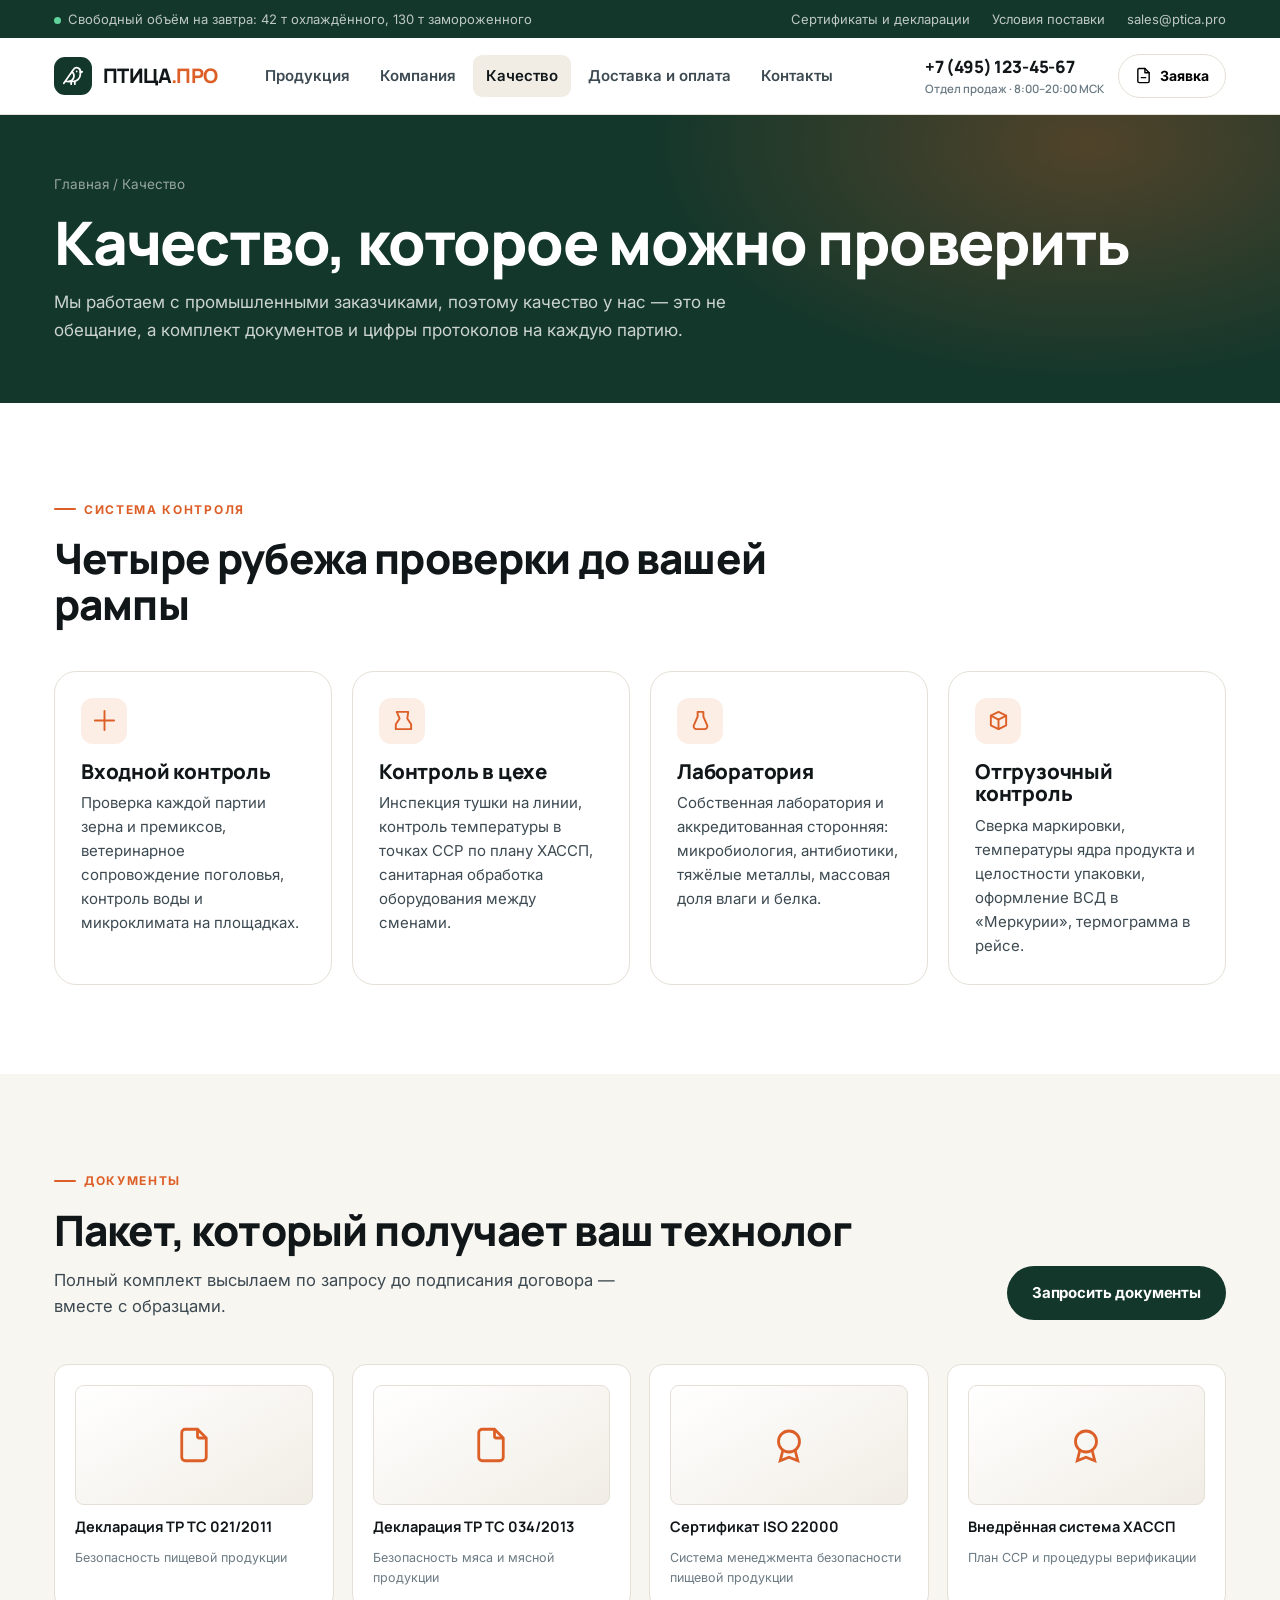
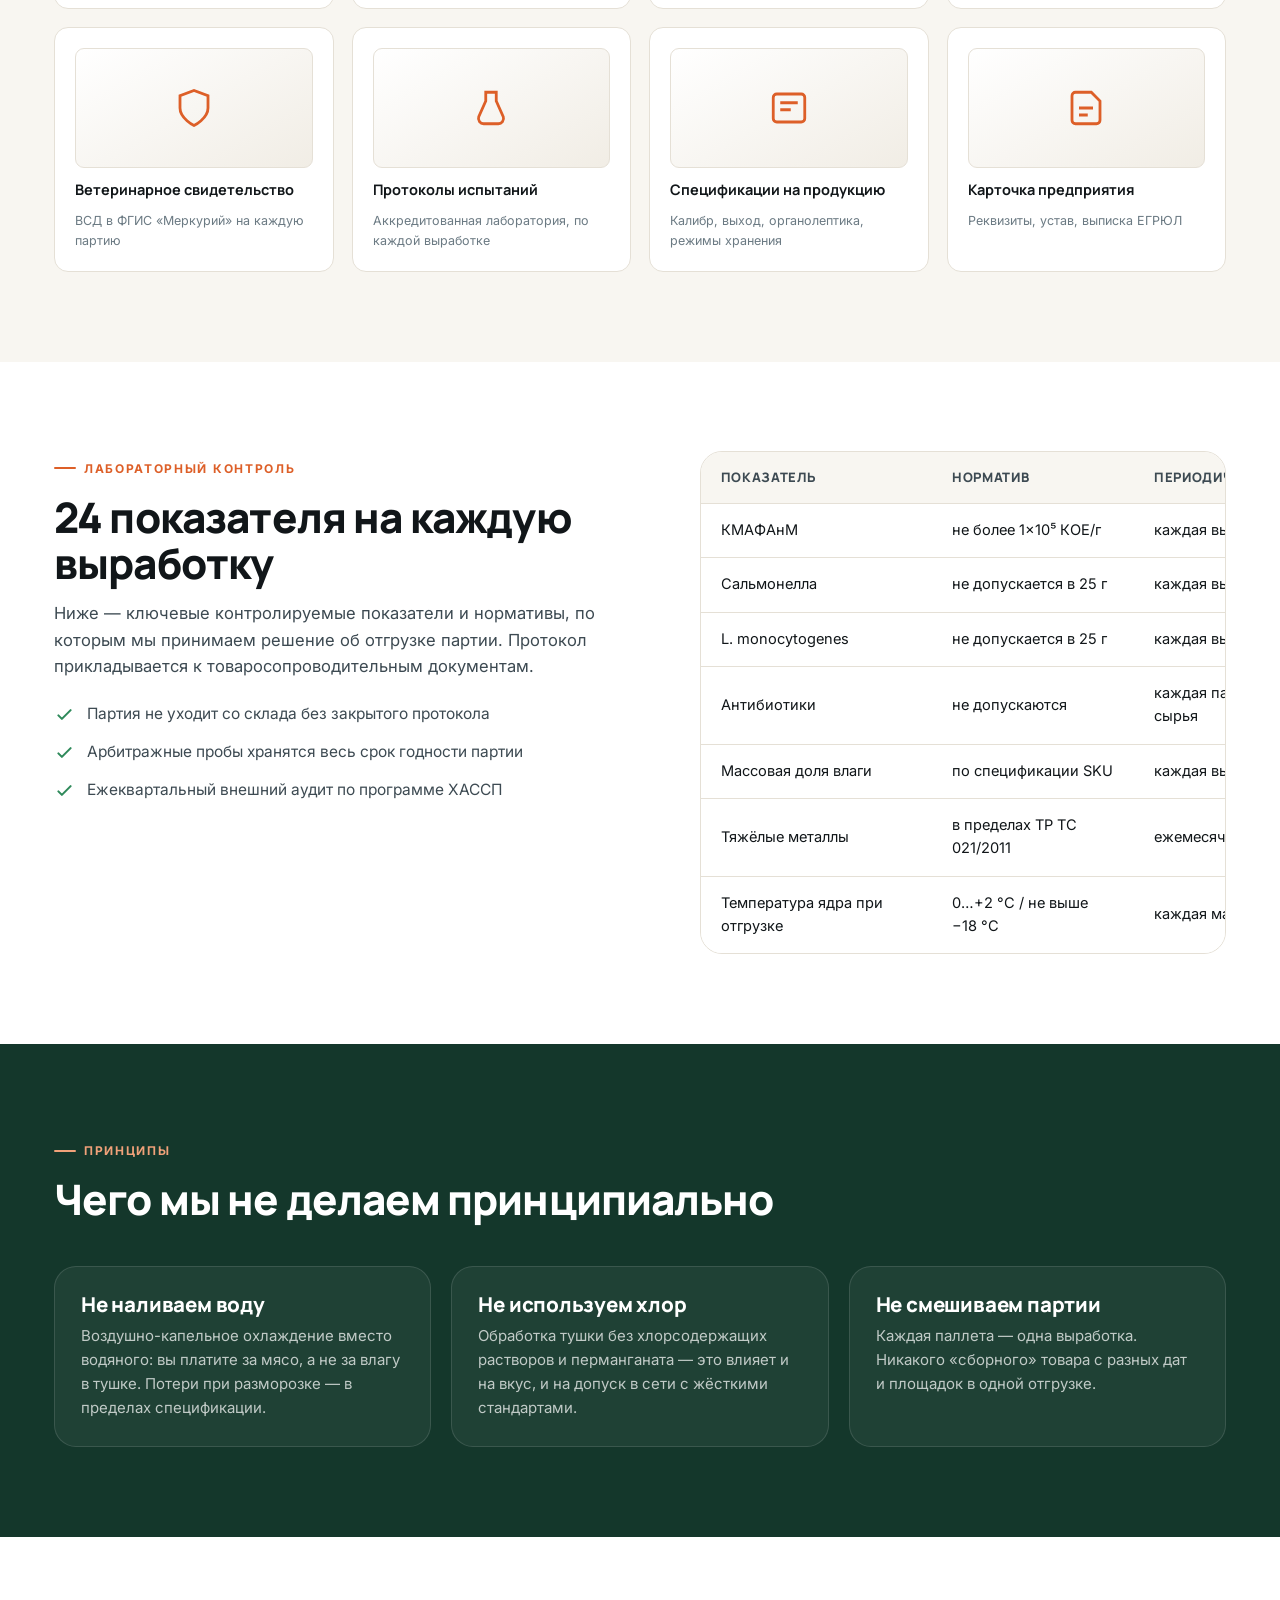
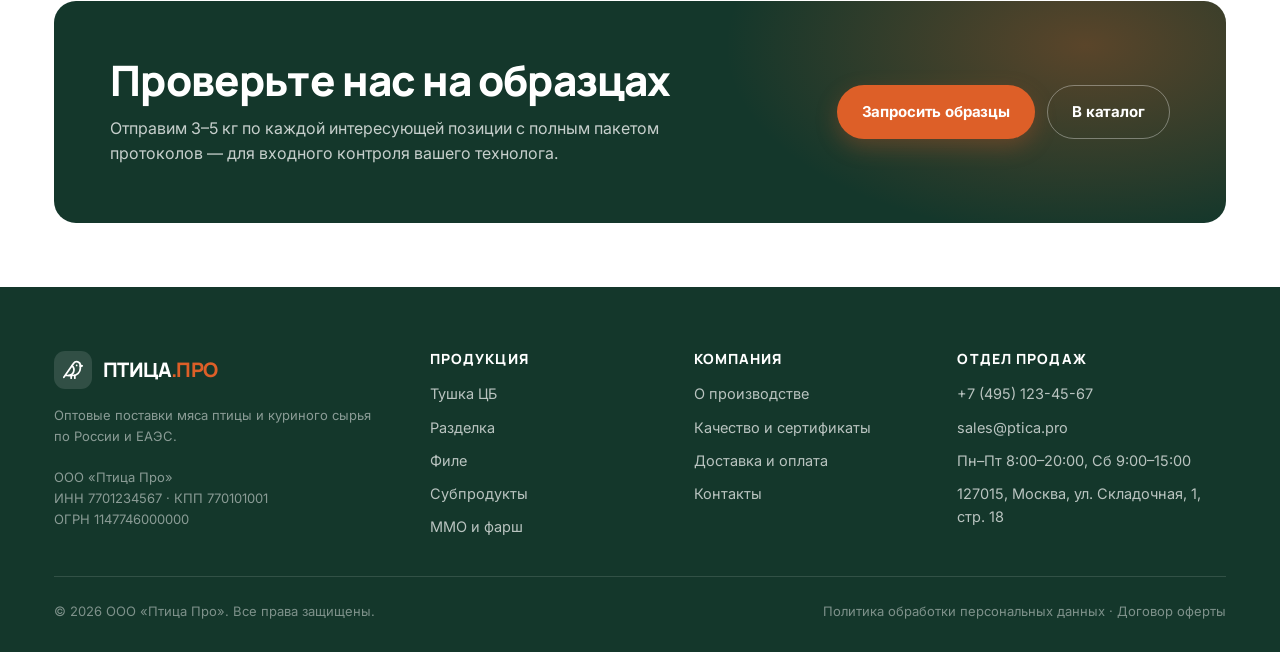
<file: quality.html>
<!DOCTYPE html>
<html lang="ru">
<head>
<meta charset="utf-8">
<meta name="viewport" content="width=device-width, initial-scale=1">
<title>Качество, сертификаты и лабораторный контроль — ПТИЦА.ПРО</title>
<meta name="description" content="ХАССП, ISO 22000, декларации ТР ТС 021/2011 и 034/2013, ВСД «Меркурий», лабораторный контроль по 24 показателям и прослеживаемость каждой партии.">
<link rel="icon" href="assets/img/favicon.svg" type="image/svg+xml">
<link rel="preconnect" href="https://fonts.googleapis.com">
<link rel="preconnect" href="https://fonts.gstatic.com" crossorigin>
<link href="https://fonts.googleapis.com/css2?family=Inter:wght@400;500;600;700&family=Manrope:wght@700;800&display=swap" rel="stylesheet">
<link rel="stylesheet" href="assets/css/style.css">
</head>
<body>

<div class="topbar">
  <div class="container topbar__in">
    <div><span class="topbar__dot"></span>Свободный объём на завтра: 42 т охлаждённого, 130 т замороженного</div>
    <ul class="topbar__list">
      <li><a href="quality.html">Сертификаты и декларации</a></li>
      <li><a href="delivery.html">Условия поставки</a></li>
      <li><a href="mailto:sales@ptica.pro">sales@ptica.pro</a></li>
    </ul>
  </div>
</div>

<header class="header">
  <div class="container header__in">
    <a class="logo" href="index.html">
      <span class="logo__mark"><svg viewBox="0 0 24 24" fill="none" stroke="#fff" stroke-width="1.9" stroke-linecap="round" stroke-linejoin="round"><path d="M16 7h.01"/><path d="M3.4 18H12a8 8 0 0 0 8-8V7a4 4 0 0 0-7.28-2.3L2 20"/><path d="m20 7 2 .5-2 .5"/><path d="M10 18v3"/><path d="M14 17.75V21"/><path d="M7 18a6 6 0 0 0 3.84-10.61"/></svg></span>
      <span><b>ПТИЦА</b><i>.ПРО</i></span>
    </a>
    <nav class="nav">
      <a href="catalog.html">Продукция</a>
      <a href="company.html">Компания</a>
      <a href="quality.html">Качество</a>
      <a href="delivery.html">Доставка и оплата</a>
      <a href="contacts.html">Контакты</a>
    </nav>
    <div class="header__side">
      <a class="header__phone" href="tel:+74951234567">+7 (495) 123-45-67<small>Отдел продаж · 8:00–20:00 МСК</small></a>
      <button class="cart-btn js-open-cart" type="button">
        <svg width="17" height="17" viewBox="0 0 24 24" fill="none" stroke="currentColor" stroke-width="2" stroke-linecap="round" stroke-linejoin="round"><path d="M14 2H6a2 2 0 0 0-2 2v16a2 2 0 0 0 2 2h12a2 2 0 0 0 2-2V8z"/><path d="M14 2v6h6"/><path d="M9 15h6"/></svg>
        <span class="cart-btn__t">Заявка</span><span class="cart-btn__count js-cart-count">0</span>
      </button>
      <button class="burger" id="burger" type="button" aria-label="Меню"><i></i><i></i><i></i></button>
    </div>
  </div>
</header>

<section class="page-head">
  <div class="container page-head__in">
    <div class="crumbs"><a href="index.html">Главная</a> / Качество</div>
    <h1>Качество, которое можно проверить</h1>
    <p>Мы работаем с промышленными заказчиками, поэтому качество у нас — это не обещание, а комплект документов и цифры протоколов на каждую партию.</p>
  </div>
</section>

<!-- СИСТЕМА -->
<section class="section">
  <div class="container">
    <div class="section-head">
      <div class="eyebrow">Система контроля</div>
      <h2>Четыре рубежа проверки до вашей рампы</h2>
    </div>
    <div class="grid grid-4 reveal">
      <div class="card">
        <div class="card__icon"><svg viewBox="0 0 24 24" fill="none" stroke="currentColor" stroke-width="2" stroke-linecap="round" stroke-linejoin="round"><path d="M12 2v20M2 12h20"/></svg></div>
        <h3>Входной контроль</h3>
        <p>Проверка каждой партии зерна и премиксов, ветеринарное сопровождение поголовья, контроль воды и микроклимата на площадках.</p>
      </div>
      <div class="card">
        <div class="card__icon"><svg viewBox="0 0 24 24" fill="none" stroke="currentColor" stroke-width="2" stroke-linecap="round" stroke-linejoin="round"><path d="M6 3h12l-1 7 4 6v5H5v-5l4-6z"/></svg></div>
        <h3>Контроль в цехе</h3>
        <p>Инспекция тушки на линии, контроль температуры в точках CCP по плану ХАССП, санитарная обработка оборудования между сменами.</p>
      </div>
      <div class="card">
        <div class="card__icon"><svg viewBox="0 0 24 24" fill="none" stroke="currentColor" stroke-width="2" stroke-linecap="round" stroke-linejoin="round"><path d="M9 3h6v5l4 9a3 3 0 0 1-3 4H8a3 3 0 0 1-3-4l4-9z"/></svg></div>
        <h3>Лаборатория</h3>
        <p>Собственная лаборатория и аккредитованная сторонняя: микробиология, антибиотики, тяжёлые металлы, массовая доля влаги и белка.</p>
      </div>
      <div class="card">
        <div class="card__icon"><svg viewBox="0 0 24 24" fill="none" stroke="currentColor" stroke-width="2" stroke-linecap="round" stroke-linejoin="round"><path d="M20 7 12 3 4 7v10l8 4 8-4z"/><path d="m4 7 8 4 8-4M12 21V11"/></svg></div>
        <h3>Отгрузочный контроль</h3>
        <p>Сверка маркировки, температуры ядра продукта и целостности упаковки, оформление ВСД в «Меркурии», термограмма в рейсе.</p>
      </div>
    </div>
  </div>
</section>

<!-- ДОКУМЕНТЫ -->
<section class="section section--cream">
  <div class="container">
    <div class="section-head section-head--row">
      <div>
        <div class="eyebrow">Документы</div>
        <h2>Пакет, который получает ваш технолог</h2>
        <p class="lead" style="margin-top:14px">Полный комплект высылаем по запросу до подписания договора — вместе с образцами.</p>
      </div>
      <a class="btn btn--dark" href="contacts.html">Запросить документы</a>
    </div>

    <div class="docs reveal">
      <div class="doc">
        <div class="doc__sheet"><svg width="42" height="42" viewBox="0 0 24 24" fill="none" stroke="currentColor" stroke-width="1.6"><path d="M14 3v4a1 1 0 0 0 1 1h4"/><path d="M17 21H7a2 2 0 0 1-2-2V5a2 2 0 0 1 2-2h7l5 5v11a2 2 0 0 1-2 2z"/></svg></div>
        <b>Декларация ТР ТС 021/2011</b>
        <small>Безопасность пищевой продукции</small>
      </div>
      <div class="doc">
        <div class="doc__sheet"><svg width="42" height="42" viewBox="0 0 24 24" fill="none" stroke="currentColor" stroke-width="1.6"><path d="M14 3v4a1 1 0 0 0 1 1h4"/><path d="M17 21H7a2 2 0 0 1-2-2V5a2 2 0 0 1 2-2h7l5 5v11a2 2 0 0 1-2 2z"/></svg></div>
        <b>Декларация ТР ТС 034/2013</b>
        <small>Безопасность мяса и мясной продукции</small>
      </div>
      <div class="doc">
        <div class="doc__sheet"><svg width="42" height="42" viewBox="0 0 24 24" fill="none" stroke="currentColor" stroke-width="1.6"><circle cx="12" cy="10" r="6"/><path d="m8.5 15-1.5 6 5-2 5 2-1.5-6"/></svg></div>
        <b>Сертификат ISO 22000</b>
        <small>Система менеджмента безопасности пищевой продукции</small>
      </div>
      <div class="doc">
        <div class="doc__sheet"><svg width="42" height="42" viewBox="0 0 24 24" fill="none" stroke="currentColor" stroke-width="1.6"><circle cx="12" cy="10" r="6"/><path d="m8.5 15-1.5 6 5-2 5 2-1.5-6"/></svg></div>
        <b>Внедрённая система ХАССП</b>
        <small>План CCP и процедуры верификации</small>
      </div>
      <div class="doc">
        <div class="doc__sheet"><svg width="42" height="42" viewBox="0 0 24 24" fill="none" stroke="currentColor" stroke-width="1.6"><path d="M12 22s8-4 8-10V5l-8-3-8 3v7c0 6 8 10 8 10z"/></svg></div>
        <b>Ветеринарное свидетельство</b>
        <small>ВСД в ФГИС «Меркурий» на каждую партию</small>
      </div>
      <div class="doc">
        <div class="doc__sheet"><svg width="42" height="42" viewBox="0 0 24 24" fill="none" stroke="currentColor" stroke-width="1.6"><path d="M9 3h6v5l4 9a3 3 0 0 1-3 4H8a3 3 0 0 1-3-4l4-9z"/></svg></div>
        <b>Протоколы испытаний</b>
        <small>Аккредитованная лаборатория, по каждой выработке</small>
      </div>
      <div class="doc">
        <div class="doc__sheet"><svg width="42" height="42" viewBox="0 0 24 24" fill="none" stroke="currentColor" stroke-width="1.6"><rect x="3" y="4" width="18" height="16" rx="2"/><path d="M7 9h10M7 13h6"/></svg></div>
        <b>Спецификации на продукцию</b>
        <small>Калибр, выход, органолептика, режимы хранения</small>
      </div>
      <div class="doc">
        <div class="doc__sheet"><svg width="42" height="42" viewBox="0 0 24 24" fill="none" stroke="currentColor" stroke-width="1.6"><path d="M4 19V5a2 2 0 0 1 2-2h9l5 5v11a2 2 0 0 1-2 2H6a2 2 0 0 1-2-2z"/><path d="M8 12h8M8 16h5"/></svg></div>
        <b>Карточка предприятия</b>
        <small>Реквизиты, устав, выписка ЕГРЮЛ</small>
      </div>
    </div>
  </div>
</section>

<!-- ЛАБОРАТОРИЯ -->
<section class="section">
  <div class="container">
    <div class="split split--wide" style="align-items:start">
      <div>
        <div class="eyebrow">Лабораторный контроль</div>
        <h2>24 показателя на каждую выработку</h2>
        <p class="lead" style="margin-top:14px">Ниже — ключевые контролируемые показатели и нормативы, по которым мы принимаем решение об отгрузке партии. Протокол прикладывается к товаросопроводительным документам.</p>
        <ul class="checklist">
          <li><svg viewBox="0 0 24 24" fill="none" stroke="currentColor" stroke-width="2.4" stroke-linecap="round" stroke-linejoin="round"><path d="m5 13 4 4L19 7"/></svg>Партия не уходит со склада без закрытого протокола</li>
          <li><svg viewBox="0 0 24 24" fill="none" stroke="currentColor" stroke-width="2.4" stroke-linecap="round" stroke-linejoin="round"><path d="m5 13 4 4L19 7"/></svg>Арбитражные пробы хранятся весь срок годности партии</li>
          <li><svg viewBox="0 0 24 24" fill="none" stroke="currentColor" stroke-width="2.4" stroke-linecap="round" stroke-linejoin="round"><path d="m5 13 4 4L19 7"/></svg>Ежеквартальный внешний аудит по программе ХАССП</li>
        </ul>
      </div>
      <div class="table-wrap reveal">
        <table>
          <thead><tr><th>Показатель</th><th>Норматив</th><th>Периодичность</th></tr></thead>
          <tbody>
            <tr><td>КМАФАнМ</td><td>не более 1×10⁵ КОЕ/г</td><td>каждая выработка</td></tr>
            <tr><td>Сальмонелла</td><td>не допускается в 25 г</td><td>каждая выработка</td></tr>
            <tr><td>L. monocytogenes</td><td>не допускается в 25 г</td><td>каждая выработка</td></tr>
            <tr><td>Антибиотики</td><td>не допускаются</td><td>каждая партия сырья</td></tr>
            <tr><td>Массовая доля влаги</td><td>по спецификации SKU</td><td>каждая выработка</td></tr>
            <tr><td>Тяжёлые металлы</td><td>в пределах ТР ТС 021/2011</td><td>ежемесячно</td></tr>
            <tr><td>Температура ядра при отгрузке</td><td>0…+2 °C / не выше −18 °C</td><td>каждая машина</td></tr>
          </tbody>
        </table>
      </div>
    </div>
  </div>
</section>

<!-- ПРИНЦИПЫ -->
<section class="section section--dark">
  <div class="container">
    <div class="section-head">
      <div class="eyebrow">Принципы</div>
      <h2>Чего мы не делаем принципиально</h2>
    </div>
    <div class="grid grid-3 reveal">
      <div class="card"><h3>Не наливаем воду</h3><p>Воздушно-капельное охлаждение вместо водяного: вы платите за мясо, а не за влагу в тушке. Потери при разморозке — в пределах спецификации.</p></div>
      <div class="card"><h3>Не используем хлор</h3><p>Обработка тушки без хлорсодержащих растворов и перманганата — это влияет и на вкус, и на допуск в сети с жёсткими стандартами.</p></div>
      <div class="card"><h3>Не смешиваем партии</h3><p>Каждая паллета — одна выработка. Никакого «сборного» товара с разных дат и площадок в одной отгрузке.</p></div>
    </div>
  </div>
</section>

<section class="section section--tight">
  <div class="container">
    <div class="cta reveal">
      <div class="cta__in">
        <div>
          <h2>Проверьте нас на образцах</h2>
          <p>Отправим 3–5 кг по каждой интересующей позиции с полным пакетом протоколов — для входного контроля вашего технолога.</p>
        </div>
        <div class="btn-row" style="justify-content:flex-end">
          <a class="btn btn--primary" href="contacts.html">Запросить образцы</a>
          <a class="btn btn--outline-light" href="catalog.html">В каталог</a>
        </div>
      </div>
    </div>
  </div>
</section>

<footer class="footer">
  <div class="container">
    <div class="footer__grid">
      <div>
        <a class="logo" href="index.html">
          <span class="logo__mark"><svg viewBox="0 0 24 24" fill="none" stroke="#fff" stroke-width="1.9" stroke-linecap="round" stroke-linejoin="round"><path d="M16 7h.01"/><path d="M3.4 18H12a8 8 0 0 0 8-8V7a4 4 0 0 0-7.28-2.3L2 20"/><path d="m20 7 2 .5-2 .5"/><path d="M10 18v3"/><path d="M14 17.75V21"/><path d="M7 18a6 6 0 0 0 3.84-10.61"/></svg></span>
          <span><b>ПТИЦА</b><i>.ПРО</i></span>
        </a>
        <p class="footer__req">Оптовые поставки мяса птицы и куриного сырья по России и ЕАЭС.<br><br>ООО «Птица Про»<br>ИНН 7701234567 · КПП 770101001<br>ОГРН 1147746000000</p>
      </div>
      <div>
        <h4>Продукция</h4>
        <ul>
          <li><a href="catalog.html?cat=tushka">Тушка ЦБ</a></li>
          <li><a href="catalog.html?cat=razdelka">Разделка</a></li>
          <li><a href="catalog.html?cat=file">Филе</a></li>
          <li><a href="catalog.html?cat=subprod">Субпродукты</a></li>
          <li><a href="catalog.html?cat=mmo">ММО и фарш</a></li>
        </ul>
      </div>
      <div>
        <h4>Компания</h4>
        <ul>
          <li><a href="company.html">О производстве</a></li>
          <li><a href="quality.html">Качество и сертификаты</a></li>
          <li><a href="delivery.html">Доставка и оплата</a></li>
          <li><a href="contacts.html">Контакты</a></li>
        </ul>
      </div>
      <div>
        <h4>Отдел продаж</h4>
        <ul>
          <li><a href="tel:+74951234567">+7 (495) 123-45-67</a></li>
          <li><a href="mailto:sales@ptica.pro">sales@ptica.pro</a></li>
          <li>Пн–Пт 8:00–20:00, Сб 9:00–15:00</li>
          <li>127015, Москва, ул. Складочная, 1, стр. 18</li>
        </ul>
      </div>
    </div>
    <div class="footer__bottom">
      <span>© <span class="js-year">2026</span> ООО «Птица Про». Все права защищены.</span>
      <span>Политика обработки персональных данных · Договор оферты</span>
    </div>
  </div>
</footer>

<div class="drawer-backdrop" id="drawerBackdrop"></div>
<aside class="drawer" id="drawer" aria-label="Заявка">
  <div class="drawer__head">
    <h3>Ваша заявка</h3>
    <button class="drawer__close" id="drawerClose" type="button" aria-label="Закрыть">×</button>
  </div>
  <div class="drawer__body" id="drawerBody"></div>
  <div class="drawer__foot">
    <div style="display:flex;justify-content:space-between;align-items:center;margin-bottom:14px">
      <span class="small muted">Ориентировочная сумма</span>
      <b id="drawerTotal" style="font-family:var(--font-display);font-size:19px">—</b>
    </div>
    <form data-form="request">
      <div class="field"><input name="phone" type="tel" required placeholder="Телефон для связи"></div>
      <button class="btn btn--primary btn--block" type="submit" data-label="Отправить заявку">Отправить заявку</button>
      <div class="form-ok">Заявка отправлена. Менеджер пришлёт коммерческое предложение в течение часа.</div>
    </form>
    <button class="btn btn--ghost btn--block btn--sm" id="drawerClear" type="button" style="margin-top:10px">Очистить заявку</button>
  </div>
</aside>

<div class="mobile-nav" id="mobileNav">
  <div class="mobile-nav__head">
    <span class="logo"><span class="logo__mark"><svg viewBox="0 0 24 24" fill="none" stroke="#fff" stroke-width="1.9" stroke-linecap="round" stroke-linejoin="round"><path d="M16 7h.01"/><path d="M3.4 18H12a8 8 0 0 0 8-8V7a4 4 0 0 0-7.28-2.3L2 20"/><path d="m20 7 2 .5-2 .5"/><path d="M10 18v3"/><path d="M14 17.75V21"/><path d="M7 18a6 6 0 0 0 3.84-10.61"/></svg></span><span><b>ПТИЦА</b><i>.ПРО</i></span></span>
    <button class="drawer__close" id="mobileClose" type="button" aria-label="Закрыть">×</button>
  </div>
  <a href="catalog.html">Продукция</a>
  <a href="company.html">Компания</a>
  <a href="quality.html">Качество</a>
  <a href="delivery.html">Доставка и оплата</a>
  <a href="contacts.html">Контакты</a>
  <div class="mobile-nav__foot">
    <a class="btn btn--primary btn--block" href="tel:+74951234567">+7 (495) 123-45-67</a>
    <a class="btn btn--ghost btn--block" href="mailto:sales@ptica.pro">sales@ptica.pro</a>
  </div>
</div>

<script src="assets/js/app.js"></script>
</body>
</html>
</file>
<file: assets/css/style.css>
/* ============================================================
   ПТИЦА.ПРО — дизайн-система
   ============================================================ */

:root{
  --ink:#111619;
  --ink-2:#3d4a52;
  --ink-3:#6b7a83;
  --bg:#ffffff;
  --cream:#f8f6f1;
  --cream-2:#f1ede5;
  --line:#e5e0d6;
  --brand:#14372b;
  --brand-2:#1d5140;
  --accent:#dd5f28;
  --accent-2:#c34e1c;
  --accent-soft:#fdeee5;
  --ok:#2f8a5b;
  --radius:14px;
  --radius-lg:22px;
  --shadow-s:0 1px 2px rgba(17,22,25,.05), 0 4px 14px rgba(17,22,25,.05);
  --shadow-m:0 2px 6px rgba(17,22,25,.06), 0 18px 40px rgba(17,22,25,.09);
  --maxw:1220px;
  --font:"Inter","Segoe UI",system-ui,-apple-system,sans-serif;
  --font-display:"Manrope","Inter","Segoe UI",system-ui,sans-serif;
}

*,*::before,*::after{box-sizing:border-box}
html{scroll-behavior:smooth}
body{
  margin:0;background:var(--bg);color:var(--ink);
  font-family:var(--font);font-size:16px;line-height:1.6;
  -webkit-font-smoothing:antialiased;overflow-x:hidden;
}
img{max-width:100%;display:block}
a{color:inherit;text-decoration:none}
button{font:inherit;cursor:pointer}
h1,h2,h3,h4{font-family:var(--font-display);font-weight:800;line-height:1.1;letter-spacing:-.02em;margin:0}
h1{font-size:clamp(34px,5.2vw,60px)}
h2{font-size:clamp(27px,3.4vw,42px)}
h3{font-size:clamp(19px,1.6vw,23px);letter-spacing:-.01em}
p{margin:0}
.container{width:100%;max-width:var(--maxw);margin:0 auto;padding:0 24px}
.section{padding:clamp(56px,7vw,104px) 0}
.section--cream{background:var(--cream)}
.section--dark{background:var(--brand);color:#fff}
.section--tight{padding:clamp(44px,5vw,68px) 0}

/* ---------- утилиты ---------- */
.eyebrow{
  display:inline-flex;align-items:center;gap:8px;
  font-size:12px;font-weight:700;letter-spacing:.14em;text-transform:uppercase;
  color:var(--accent);margin-bottom:16px;
}
.eyebrow::before{content:"";width:22px;height:2px;background:var(--accent);border-radius:2px}
.section--dark .eyebrow{color:#f0a179}
.section--dark .eyebrow::before{background:#f0a179}
.lead{font-size:clamp(16px,1.3vw,18.5px);color:var(--ink-2);max-width:62ch}
.section--dark .lead{color:rgba(255,255,255,.78)}
.section-head{max-width:760px;margin-bottom:clamp(28px,3.4vw,48px)}
.section-head--row{max-width:none;display:flex;gap:32px;align-items:flex-end;justify-content:space-between;flex-wrap:wrap}
.muted{color:var(--ink-3)}
.small{font-size:13.5px}
.center{text-align:center;margin-left:auto;margin-right:auto}

/* ---------- кнопки ---------- */
.btn{
  display:inline-flex;align-items:center;justify-content:center;gap:9px;
  padding:14px 24px;border-radius:999px;border:1px solid transparent;
  font-weight:700;font-size:15px;letter-spacing:-.01em;
  transition:transform .18s ease, background .18s ease, color .18s ease, border-color .18s ease, box-shadow .18s ease;
  white-space:nowrap;
}
.btn:hover{transform:translateY(-2px)}
.btn:active{transform:translateY(0)}
.btn--primary{background:var(--accent);color:#fff;box-shadow:0 8px 22px rgba(221,95,40,.28)}
.btn--primary:hover{background:var(--accent-2)}
.btn--dark{background:var(--brand);color:#fff}
.btn--dark:hover{background:var(--brand-2)}
.btn--ghost{background:transparent;color:var(--ink);border-color:var(--line)}
.btn--ghost:hover{border-color:var(--ink);background:#fff}
.btn--light{background:#fff;color:var(--brand)}
.btn--outline-light{background:transparent;color:#fff;border-color:rgba(255,255,255,.35)}
.btn--outline-light:hover{border-color:#fff;background:rgba(255,255,255,.08)}
.btn--sm{padding:10px 18px;font-size:14px}
.btn--block{width:100%}
.btn-row{display:flex;gap:12px;flex-wrap:wrap}
.link-arrow{display:inline-flex;align-items:center;gap:8px;font-weight:700;color:var(--accent)}
.link-arrow svg{transition:transform .18s ease}
.link-arrow:hover svg{transform:translateX(4px)}

/* ---------- шапка ---------- */
.topbar{background:var(--brand);color:rgba(255,255,255,.72);font-size:13px}
.topbar__in{display:flex;justify-content:space-between;align-items:center;gap:20px;height:38px}
.topbar__list{display:flex;gap:22px;align-items:center;list-style:none;margin:0;padding:0}
.topbar a:hover{color:#fff}
.topbar__dot{display:inline-block;width:7px;height:7px;border-radius:50%;background:#5fd39b;margin-right:7px}

.header{position:sticky;top:0;z-index:60;background:rgba(255,255,255,.92);backdrop-filter:blur(12px);border-bottom:1px solid var(--line)}
.header__in{display:flex;align-items:center;gap:26px;height:76px}
.logo{display:flex;align-items:center;gap:11px;font-family:var(--font-display);font-weight:800;font-size:20px;letter-spacing:-.03em}
.logo__mark{width:38px;height:38px;border-radius:11px;background:var(--brand);display:grid;place-items:center;flex:none}
.logo__mark svg{width:22px;height:22px}
.logo b{font-weight:800}
.logo i{font-style:normal;color:var(--accent)}
.nav{display:flex;gap:4px;margin-left:8px}
.nav a{padding:9px 13px;border-radius:9px;font-size:15px;font-weight:600;color:var(--ink-2);transition:.16s}
.nav a:hover{background:var(--cream);color:var(--ink)}
.nav a.is-active{color:var(--ink);background:var(--cream-2)}
.header__side{margin-left:auto;display:flex;align-items:center;gap:14px}
.header__phone{font-family:var(--font-display);font-weight:800;font-size:17px;letter-spacing:-.01em;white-space:nowrap}
.header__phone small{display:block;font-size:11.5px;font-weight:600;color:var(--ink-3);letter-spacing:0}
.burger{display:none;width:44px;height:44px;border:1px solid var(--line);border-radius:11px;background:#fff;align-items:center;justify-content:center;flex-direction:column;gap:4px}
.burger i{display:block;width:18px;height:2px;background:var(--ink);border-radius:2px;transition:.2s}
.cart-btn{position:relative;display:inline-flex;align-items:center;gap:8px;padding:10px 16px;border-radius:999px;border:1px solid var(--line);background:#fff;font-weight:700;font-size:14px}
.cart-btn:hover{border-color:var(--ink)}
.cart-btn__count{min-width:20px;height:20px;padding:0 6px;border-radius:999px;background:var(--accent);color:#fff;font-size:12px;display:grid;place-items:center}

/* ---------- герой ---------- */
.hero{position:relative;background:var(--brand);color:#fff;overflow:hidden}
.hero::after{
  content:"";position:absolute;inset:0;
  background:
    radial-gradient(900px 480px at 82% 18%, rgba(221,95,40,.32), transparent 62%),
    radial-gradient(700px 420px at 8% 92%, rgba(95,211,155,.14), transparent 60%);
  pointer-events:none;
}
.hero__grid{position:relative;z-index:2;display:grid;grid-template-columns:1.08fr .92fr;gap:56px;align-items:center;padding:clamp(56px,6vw,92px) 0 clamp(52px,5vw,78px)}
.hero h1{color:#fff;margin-bottom:20px}
.hero h1 em{font-style:normal;color:#ffb289}
.hero__text{font-size:clamp(16px,1.35vw,19px);color:rgba(255,255,255,.8);max-width:56ch;margin-bottom:30px}
.hero__badges{display:flex;gap:10px;flex-wrap:wrap;margin-bottom:26px}
.chip{
  display:inline-flex;align-items:center;gap:8px;padding:8px 14px;border-radius:999px;
  background:rgba(255,255,255,.08);border:1px solid rgba(255,255,255,.16);
  font-size:13.5px;font-weight:600;color:rgba(255,255,255,.9);
}
.chip svg{width:15px;height:15px;color:#7fe0b0}
.hero__note{margin-top:22px;font-size:13.5px;color:rgba(255,255,255,.55)}

.hero-card{
  background:#fff;color:var(--ink);border-radius:var(--radius-lg);padding:28px;
  box-shadow:0 30px 70px rgba(0,0,0,.28);
}
.hero-card h3{margin-bottom:6px}
.hero-card__sub{font-size:14px;color:var(--ink-3);margin-bottom:20px}
.field{margin-bottom:12px}
.field label{display:block;font-size:12.5px;font-weight:700;color:var(--ink-2);margin-bottom:6px}
.field input,.field select,.field textarea{
  width:100%;padding:13px 15px;border:1px solid var(--line);border-radius:11px;background:var(--cream);
  font:inherit;font-size:15px;color:var(--ink);transition:.16s;
}
.field input:focus,.field select:focus,.field textarea:focus{outline:none;border-color:var(--accent);background:#fff;box-shadow:0 0 0 4px var(--accent-soft)}
.field textarea{resize:vertical;min-height:96px}
.form-note{font-size:12px;color:var(--ink-3);margin-top:12px;line-height:1.45}
.form-note a{text-decoration:underline}
.form-ok{
  display:none;margin-top:14px;padding:13px 15px;border-radius:11px;
  background:#eaf6ef;border:1px solid #bfe3ce;color:#1f6b46;font-size:14px;font-weight:600;
}
.form-ok.is-visible{display:block}

/* ---------- полоса показателей ---------- */
.stats{border-top:1px solid rgba(255,255,255,.13);position:relative;z-index:2}
.stats__grid{display:grid;grid-template-columns:repeat(4,1fr)}
.stats__item{padding:26px 22px;border-right:1px solid rgba(255,255,255,.13)}
.stats__item:last-child{border-right:0}
.stats__num{font-family:var(--font-display);font-weight:800;font-size:clamp(28px,3vw,38px);color:#fff;letter-spacing:-.03em;line-height:1}
.stats__num span{color:#ffb289}
.stats__label{font-size:13.5px;color:rgba(255,255,255,.62);margin-top:7px}

/* ---------- сетки/карточки ---------- */
.grid{display:grid;gap:20px}
.grid-2{grid-template-columns:repeat(2,1fr)}
.grid-3{grid-template-columns:repeat(3,1fr)}
.grid-4{grid-template-columns:repeat(4,1fr)}

.card{background:#fff;border:1px solid var(--line);border-radius:var(--radius-lg);padding:26px;transition:.2s}
.card:hover{box-shadow:var(--shadow-m);transform:translateY(-3px);border-color:#d9d2c5}
.card__icon{width:46px;height:46px;border-radius:12px;background:var(--accent-soft);display:grid;place-items:center;margin-bottom:16px;color:var(--accent)}
.card__icon svg{width:23px;height:23px}
.card h3{margin-bottom:9px}
.card p{color:var(--ink-2);font-size:15px}
.section--dark .card{background:rgba(255,255,255,.05);border-color:rgba(255,255,255,.12);color:#fff}
.section--dark .card p{color:rgba(255,255,255,.72)}
.section--dark .card__icon{background:rgba(255,255,255,.1);color:#ffb289}

/* карточка категории */
.cat{
  position:relative;display:flex;flex-direction:column;background:var(--cream);border:1px solid var(--line);
  border-radius:var(--radius-lg);overflow:hidden;transition:.2s;
}
.cat:hover{transform:translateY(-4px);box-shadow:var(--shadow-m);border-color:#d9d2c5}
.cat__media{height:172px;display:grid;place-items:center;background:linear-gradient(160deg,#fff 0%,var(--cream-2) 100%);border-bottom:1px solid var(--line)}
.cat__media img{width:132px;height:132px;object-fit:contain}
.cat__body{padding:20px 22px 24px;display:flex;flex-direction:column;gap:8px;flex:1;background:#fff}
.cat__body h3{font-size:19px}
.cat__body p{font-size:14.5px;color:var(--ink-3);flex:1}
.cat__meta{display:flex;align-items:center;justify-content:space-between;gap:12px;margin-top:6px;padding-top:14px;border-top:1px solid var(--line)}
.cat__price{font-family:var(--font-display);font-weight:800;font-size:18px}
.cat__price small{font-size:12px;font-weight:600;color:var(--ink-3);display:block;letter-spacing:0}

/* ---------- каталог ---------- */
.catalog-layout{display:grid;grid-template-columns:264px 1fr;gap:34px;align-items:start}
.filters{position:sticky;top:96px;background:var(--cream);border:1px solid var(--line);border-radius:var(--radius-lg);padding:22px}
.filters h4{font-family:var(--font-display);font-size:13px;letter-spacing:.1em;text-transform:uppercase;color:var(--ink-3);margin:0 0 12px}
.filters__group{margin-bottom:22px}
.filters__group:last-child{margin-bottom:0}
.fopt{display:flex;align-items:center;gap:10px;padding:7px 0;font-size:14.5px;color:var(--ink-2);cursor:pointer}
.fopt input{width:17px;height:17px;accent-color:var(--accent);cursor:pointer}
.fopt:hover{color:var(--ink)}
.catalog-bar{display:flex;align-items:center;justify-content:space-between;gap:16px;flex-wrap:wrap;margin-bottom:20px}
.search{position:relative;flex:1;min-width:220px;max-width:360px}
.search input{width:100%;padding:12px 16px 12px 42px;border:1px solid var(--line);border-radius:11px;font:inherit;font-size:15px;background:#fff}
.search input:focus{outline:none;border-color:var(--accent);box-shadow:0 0 0 4px var(--accent-soft)}
.search svg{position:absolute;left:14px;top:50%;transform:translateY(-50%);width:18px;height:18px;color:var(--ink-3)}

.plist{display:grid;grid-template-columns:repeat(3,1fr);gap:20px}
.product{display:flex;flex-direction:column;background:#fff;border:1px solid var(--line);border-radius:var(--radius-lg);overflow:hidden;transition:.2s}
.product:hover{box-shadow:var(--shadow-m);transform:translateY(-3px)}
.product__media{position:relative;height:156px;display:grid;place-items:center;background:linear-gradient(160deg,#fdfcfa,var(--cream-2))}
.product__media img{width:110px;height:110px;object-fit:contain}
.tag{position:absolute;top:12px;left:12px;padding:5px 11px;border-radius:999px;font-size:11.5px;font-weight:700;letter-spacing:.02em}
.tag--frozen{background:#e6f0fa;color:#1d5b96}
.tag--chilled{background:#eaf6ef;color:#1f6b46}
.product__body{padding:18px 20px 20px;display:flex;flex-direction:column;gap:10px;flex:1}
.product__title{font-family:var(--font-display);font-weight:800;font-size:17px;letter-spacing:-.01em}
.product__art{font-size:12px;color:var(--ink-3);font-variant-numeric:tabular-nums}
.specs{display:grid;gap:6px;margin:2px 0 4px}
.specs div{display:flex;justify-content:space-between;gap:12px;font-size:13.2px;border-bottom:1px dashed var(--line);padding-bottom:5px}
.specs span:first-child{color:var(--ink-3)}
.specs span:last-child{font-weight:600;text-align:right}
.product__foot{margin-top:auto;display:flex;align-items:center;justify-content:space-between;gap:10px;padding-top:12px;border-top:1px solid var(--line)}
.price{font-family:var(--font-display);font-weight:800;font-size:21px;letter-spacing:-.02em}
.price small{font-size:12px;font-weight:600;color:var(--ink-3)}
.price em{display:block;font-style:normal;font-size:11.5px;font-weight:600;color:var(--ink-3);letter-spacing:0}
.empty{padding:60px 20px;text-align:center;color:var(--ink-3);border:1px dashed var(--line);border-radius:var(--radius-lg)}

/* ---------- процесс ---------- */
.steps{display:grid;grid-template-columns:repeat(4,1fr);gap:20px}
.step{position:relative;padding:26px 22px;background:#fff;border:1px solid var(--line);border-radius:var(--radius-lg)}
.section--dark .step{background:rgba(255,255,255,.05);border-color:rgba(255,255,255,.12)}
.step__n{font-family:var(--font-display);font-weight:800;font-size:14px;color:var(--accent);letter-spacing:.06em;margin-bottom:12px}
.step h3{font-size:18px;margin-bottom:8px}
.step p{font-size:14.5px;color:var(--ink-2)}
.section--dark .step p{color:rgba(255,255,255,.72)}

/* ---------- таймлайн производства ---------- */
.timeline{position:relative;padding-left:34px;margin:0;list-style:none}
.timeline::before{content:"";position:absolute;left:9px;top:8px;bottom:8px;width:2px;background:var(--line)}
.tl-item{position:relative;padding:0 0 34px}
.tl-item:last-child{padding-bottom:0}
.tl-item::before{content:"";position:absolute;left:-33px;top:6px;width:20px;height:20px;border-radius:50%;background:#fff;border:3px solid var(--accent)}
.tl-item h3{margin-bottom:7px}
.tl-item p{color:var(--ink-2);font-size:15px}
.tl-tag{display:inline-block;font-size:12px;font-weight:700;color:var(--accent);letter-spacing:.08em;text-transform:uppercase;margin-bottom:5px}

/* ---------- разделённый блок ---------- */
.split{display:grid;grid-template-columns:1fr 1fr;gap:clamp(32px,5vw,70px);align-items:center}
.split--wide{grid-template-columns:1.05fr .95fr}
.visual{
  position:relative;border-radius:var(--radius-lg);overflow:hidden;background:var(--brand);
  min-height:380px;display:grid;place-items:center;padding:34px;
}
.visual--cream{background:var(--cream);border:1px solid var(--line)}
.checklist{display:grid;gap:13px;margin:22px 0 0;padding:0;list-style:none}
.checklist li{display:flex;gap:12px;align-items:flex-start;font-size:15.5px;color:var(--ink-2)}
.checklist svg{flex:none;width:21px;height:21px;color:var(--ok);margin-top:2px}
.section--dark .checklist li{color:rgba(255,255,255,.8)}
.section--dark .checklist svg{color:#7fe0b0}

/* ---------- логотипы/клиенты ---------- */
.logos{display:grid;grid-template-columns:repeat(6,1fr);gap:1px;background:var(--line);border:1px solid var(--line);border-radius:var(--radius);overflow:hidden}
.logos div{background:#fff;padding:26px 14px;display:grid;place-items:center;font-family:var(--font-display);font-weight:800;font-size:15px;color:#9aa4ab;letter-spacing:-.01em;text-align:center;transition:.2s}
.logos div:hover{color:var(--brand);background:var(--cream)}

/* ---------- отзывы ---------- */
.quote{background:#fff;border:1px solid var(--line);border-radius:var(--radius-lg);padding:28px;display:flex;flex-direction:column;gap:16px}
.quote p{font-size:16px;color:var(--ink-2);flex:1}
.quote__who{display:flex;align-items:center;gap:12px;padding-top:14px;border-top:1px solid var(--line)}
.avatar{width:44px;height:44px;border-radius:50%;background:var(--brand);color:#fff;display:grid;place-items:center;font-family:var(--font-display);font-weight:800;font-size:15px;flex:none}
.quote__who b{display:block;font-size:14.5px}
.quote__who small{color:var(--ink-3);font-size:13px}

/* ---------- FAQ ---------- */
.faq{border-top:1px solid var(--line)}
.faq__item{border-bottom:1px solid var(--line)}
.faq__q{width:100%;display:flex;align-items:center;justify-content:space-between;gap:20px;padding:22px 0;background:none;border:0;text-align:left;font-family:var(--font-display);font-weight:800;font-size:17.5px;color:var(--ink);letter-spacing:-.01em}
.faq__q span{flex:none;width:30px;height:30px;border-radius:50%;border:1px solid var(--line);display:grid;place-items:center;font-size:19px;font-weight:600;color:var(--accent);transition:.2s}
.faq__item.is-open .faq__q span{transform:rotate(45deg);background:var(--accent);color:#fff;border-color:var(--accent)}
.faq__a{max-height:0;overflow:hidden;transition:max-height .3s ease}
.faq__a p{padding:0 0 22px;color:var(--ink-2);max-width:78ch}

/* ---------- CTA ---------- */
.cta{position:relative;background:var(--brand);color:#fff;border-radius:var(--radius-lg);padding:clamp(34px,4.4vw,58px);overflow:hidden}
.cta::after{content:"";position:absolute;inset:0;background:radial-gradient(600px 320px at 88% 20%,rgba(221,95,40,.35),transparent 60%);pointer-events:none}
.cta__in{position:relative;z-index:2;display:grid;grid-template-columns:1.2fr .8fr;gap:36px;align-items:center}
.cta h2{color:#fff;margin-bottom:12px}
.cta p{color:rgba(255,255,255,.76)}

/* ---------- таблицы ---------- */
.table-wrap{overflow-x:auto;border:1px solid var(--line);border-radius:var(--radius-lg);background:#fff}
table{width:100%;border-collapse:collapse;min-width:620px}
th,td{padding:15px 20px;text-align:left;font-size:14.6px;border-bottom:1px solid var(--line)}
th{background:var(--cream);font-family:var(--font-display);font-weight:800;font-size:13px;letter-spacing:.05em;text-transform:uppercase;color:var(--ink-2)}
tbody tr:last-child td{border-bottom:0}
tbody tr:hover{background:var(--cream)}

/* ---------- документы ---------- */
.docs{display:grid;grid-template-columns:repeat(4,1fr);gap:18px}
.doc{background:#fff;border:1px solid var(--line);border-radius:var(--radius);padding:20px;display:flex;flex-direction:column;gap:10px;transition:.2s}
.doc:hover{box-shadow:var(--shadow-s);border-color:#d9d2c5}
.doc__sheet{height:120px;border-radius:9px;background:linear-gradient(150deg,#fff,var(--cream-2));border:1px solid var(--line);display:grid;place-items:center;color:var(--accent)}
.doc b{font-size:14.5px;font-family:var(--font-display)}
.doc small{color:var(--ink-3);font-size:12.5px}

/* ---------- страница-шапка ---------- */
.page-head{background:var(--brand);color:#fff;padding:clamp(38px,4.6vw,64px) 0 clamp(38px,4.6vw,60px);position:relative;overflow:hidden}
.page-head::after{content:"";position:absolute;inset:0;background:radial-gradient(700px 380px at 85% 10%,rgba(221,95,40,.3),transparent 62%)}
.page-head__in{position:relative;z-index:2}
.crumbs{font-size:13.5px;color:rgba(255,255,255,.55);margin-bottom:14px}
.crumbs a:hover{color:#fff}
.page-head h1{color:#fff;margin-bottom:14px}
.page-head p{color:rgba(255,255,255,.78);max-width:66ch;font-size:17px}

/* ---------- контакты ---------- */
.contact-card{background:#fff;border:1px solid var(--line);border-radius:var(--radius-lg);padding:26px}
.contact-card h3{font-size:18px;margin-bottom:14px}
.contact-line{display:flex;gap:12px;align-items:flex-start;padding:11px 0;border-bottom:1px dashed var(--line);font-size:15px}
.contact-line:last-child{border-bottom:0}
.contact-line svg{flex:none;width:19px;height:19px;color:var(--accent);margin-top:3px}
.contact-line b{display:block;font-size:12.5px;color:var(--ink-3);font-weight:700;text-transform:uppercase;letter-spacing:.06em}
.map{height:340px;border-radius:var(--radius-lg);border:1px solid var(--line);background:
  linear-gradient(rgba(20,55,43,.05),rgba(20,55,43,.05)),
  repeating-linear-gradient(0deg,transparent 0 39px,var(--line) 39px 40px),
  repeating-linear-gradient(90deg,transparent 0 39px,var(--line) 39px 40px),var(--cream);
  position:relative;overflow:hidden;display:grid;place-items:center}
.map__pin{background:#fff;border:1px solid var(--line);box-shadow:var(--shadow-m);border-radius:14px;padding:14px 20px;font-size:14px;text-align:center}
.map__pin b{display:block;font-family:var(--font-display);font-size:16px}

/* ---------- панель заявки ---------- */
.drawer-backdrop{position:fixed;inset:0;background:rgba(17,22,25,.45);opacity:0;visibility:hidden;transition:.25s;z-index:80}
.drawer-backdrop.is-open{opacity:1;visibility:visible}
.drawer{
  position:fixed;top:0;right:0;height:100%;width:min(440px,100%);background:#fff;z-index:90;
  transform:translateX(100%);transition:transform .3s cubic-bezier(.4,0,.2,1);display:flex;flex-direction:column;
}
.drawer.is-open{transform:none}
.drawer__head{padding:22px 24px;border-bottom:1px solid var(--line);display:flex;align-items:center;justify-content:space-between}
.drawer__head h3{font-size:20px}
.drawer__close{width:38px;height:38px;border-radius:10px;border:1px solid var(--line);background:#fff;display:grid;place-items:center;font-size:20px;color:var(--ink-2)}
.drawer__body{padding:22px 24px;overflow-y:auto;flex:1}
.drawer__foot{padding:20px 24px;border-top:1px solid var(--line);background:var(--cream)}
.ditem{display:flex;gap:14px;align-items:flex-start;padding:14px 0;border-bottom:1px solid var(--line)}
.ditem img{width:52px;height:52px;object-fit:contain;background:var(--cream);border-radius:10px;padding:5px;flex:none}
.ditem b{display:block;font-size:14.5px;font-family:var(--font-display)}
.ditem small{color:var(--ink-3);font-size:12.5px}
.qty{display:inline-flex;align-items:center;border:1px solid var(--line);border-radius:9px;overflow:hidden;margin-top:8px}
.qty button{width:30px;height:30px;border:0;background:#fff;color:var(--ink-2);font-size:16px}
.qty button:hover{background:var(--cream)}
.qty input{width:52px;height:30px;border:0;border-left:1px solid var(--line);border-right:1px solid var(--line);text-align:center;font:inherit;font-size:14px;font-weight:700}
.qty input:focus{outline:none}
.ditem__rm{margin-left:auto;background:none;border:0;color:var(--ink-3);font-size:12.5px;text-decoration:underline}
.ditem__rm:hover{color:var(--accent)}

/* ---------- подвал ---------- */
.footer{background:var(--brand);color:rgba(255,255,255,.7);padding:clamp(46px,5vw,72px) 0 30px;font-size:14.5px}
.footer__grid{display:grid;grid-template-columns:1.5fr 1fr 1fr 1.2fr;gap:40px;padding-bottom:38px;border-bottom:1px solid rgba(255,255,255,.13)}
.footer h4{font-family:var(--font-display);color:#fff;font-size:14px;letter-spacing:.08em;text-transform:uppercase;margin-bottom:16px}
.footer ul{list-style:none;margin:0;padding:0;display:grid;gap:10px}
.footer a:hover{color:#fff}
.footer .logo{color:#fff;margin-bottom:16px}
.footer .logo__mark{background:rgba(255,255,255,.12)}
.footer__bottom{padding-top:24px;display:flex;justify-content:space-between;gap:20px;flex-wrap:wrap;font-size:13px;color:rgba(255,255,255,.45)}
.footer__req{font-size:13px;line-height:1.6;color:rgba(255,255,255,.5)}

/* ---------- анимация появления ---------- */
.reveal{opacity:0;transform:translateY(18px)}
.reveal.is-in{opacity:1;transform:none;transition:opacity .55s ease,transform .55s cubic-bezier(.2,.7,.3,1)}

/* ---------- адаптив ---------- */
@media (max-width:1080px){
  .nav{display:none}
  .burger{display:flex}
  .header__phone small{display:none}
  .grid-4{grid-template-columns:repeat(2,1fr)}
  .steps{grid-template-columns:repeat(2,1fr)}
  .docs{grid-template-columns:repeat(2,1fr)}
  .logos{grid-template-columns:repeat(3,1fr)}
  .catalog-layout{grid-template-columns:1fr}
  .filters{position:static}
  .plist{grid-template-columns:repeat(2,1fr)}
  .footer__grid{grid-template-columns:1fr 1fr}
}
@media (max-width:900px){
  .hero__grid{grid-template-columns:1fr;gap:36px}
  .stats__grid{grid-template-columns:repeat(2,1fr)}
  .stats__item{border-bottom:1px solid rgba(255,255,255,.13)}
  .stats__item:nth-child(2n){border-right:0}
  .split{grid-template-columns:1fr}
  .cta__in{grid-template-columns:1fr}
  .grid-3{grid-template-columns:repeat(2,1fr)}
  .topbar__in{font-size:12px}
  .topbar__list li:nth-child(-n+2){display:none}
}
@media (max-width:640px){
  .container{padding:0 18px}
  .grid-2,.grid-3,.grid-4,.plist,.steps,.docs{grid-template-columns:1fr}
  .header__in{height:66px;gap:12px}
  .header__phone{display:none}
  .cart-btn__t{display:none}
  .topbar{display:none}
  .logos{grid-template-columns:repeat(2,1fr)}
  .footer__grid{grid-template-columns:1fr;gap:28px}
  .btn-row .btn{flex:1;min-width:170px}
}

@media (max-width:1240px){
  .contact-grid{grid-template-columns:1fr}
}

/* мобильное меню */
.mobile-nav{position:fixed;inset:0;background:#fff;z-index:100;transform:translateX(100%);transition:transform .3s cubic-bezier(.4,0,.2,1);display:flex;flex-direction:column;padding:22px}
.mobile-nav.is-open{transform:none}
.mobile-nav__head{display:flex;align-items:center;justify-content:space-between;margin-bottom:26px}
.mobile-nav a{padding:16px 0;border-bottom:1px solid var(--line);font-family:var(--font-display);font-weight:800;font-size:21px}
.mobile-nav__foot{margin-top:auto;display:grid;gap:12px}
</file>
